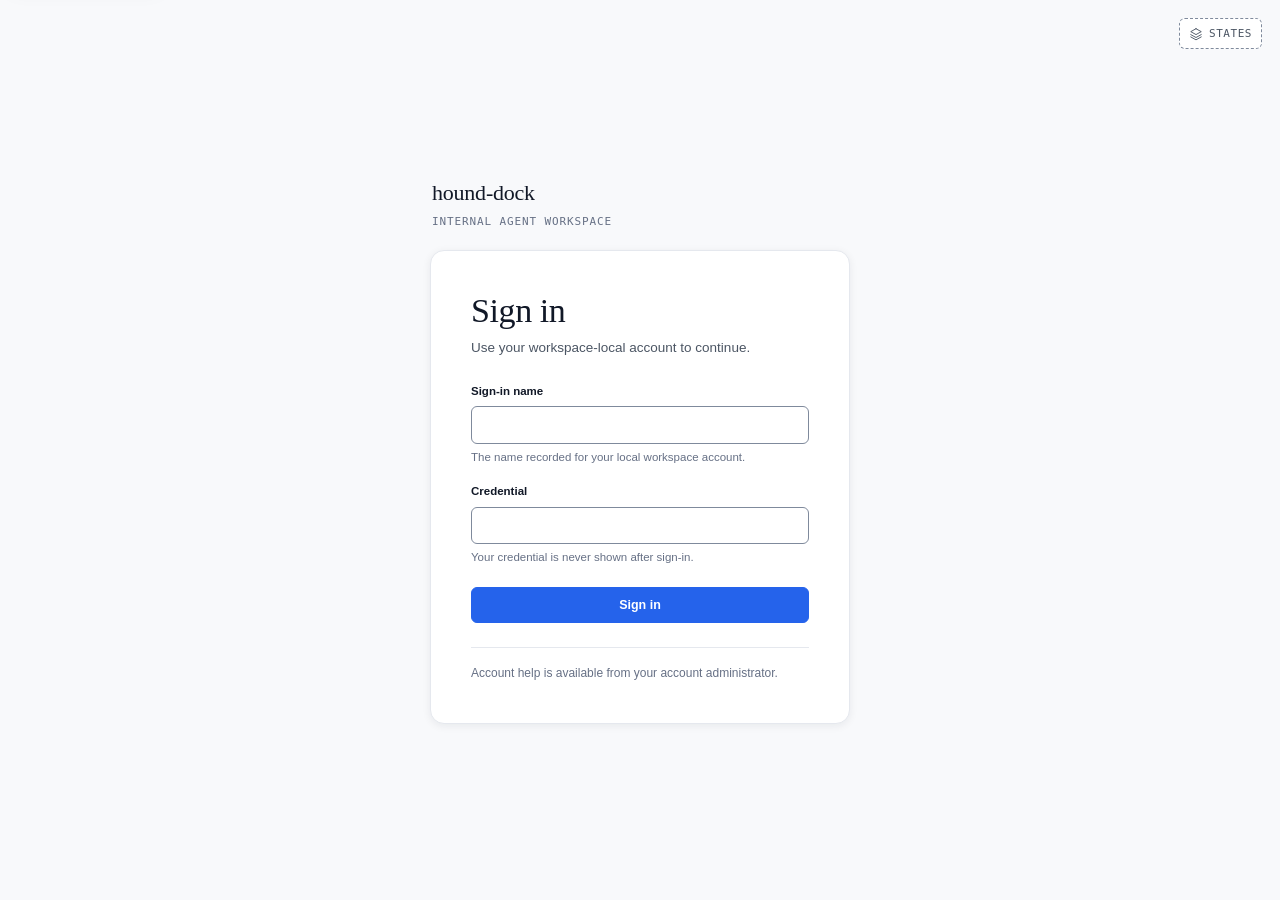
<file: docs/03_design/prototype/index.html>
<!doctype html>
<html lang="en">
<head>
  <meta charset="utf-8">
  <meta name="viewport" content="width=device-width, initial-scale=1">
  <meta name="color-scheme" content="light">
  <title>hound-dock — interaction prototype</title>
  <link rel="stylesheet" href="styles.css">
</head>
<body>
  <a class="skip-link" href="#main" id="skip-link">Skip to main content</a>
  <div id="app" class="app-root"></div>
  <div id="review-root"></div>
  <div id="live-region" class="sr-only" role="status" aria-live="polite" aria-atomic="true"></div>

  <svg class="svg-sprite" aria-hidden="true" focusable="false" width="0" height="0">
    <symbol id="i-chat" viewBox="0 0 24 24">
      <path d="M4.5 5h15A1.5 1.5 0 0 1 21 6.5v9a1.5 1.5 0 0 1-1.5 1.5H10l-5.5 4v-4H4.5A1.5 1.5 0 0 1 3 15.5v-9A1.5 1.5 0 0 1 4.5 5Z"/>
    </symbol>
    <symbol id="i-skills" viewBox="0 0 24 24">
      <path d="M12 3 3.5 7.5 12 12l8.5-4.5L12 3Z"/>
      <path d="M3.5 12 12 16.5 20.5 12"/>
      <path d="M3.5 16.5 12 21l8.5-4.5"/>
    </symbol>
    <symbol id="i-mcp" viewBox="0 0 24 24">
      <path d="M9 3v5M15 3v5"/>
      <path d="M6 8h12v3a6 6 0 0 1-12 0V8Z"/>
      <path d="M12 17v4"/>
    </symbol>
    <symbol id="i-tasks" viewBox="0 0 24 24">
      <path d="M9 6h11M9 12h11M9 18h11"/>
      <path d="m3.5 6 1.5 1.5L7.5 5"/>
      <path d="m3.5 12 1.5 1.5L7.5 11"/>
      <path d="m3.5 18 1.5 1.5L7.5 17"/>
    </symbol>
    <symbol id="i-plus" viewBox="0 0 24 24">
      <path d="M12 5v14M5 12h14"/>
    </symbol>
    <symbol id="i-arrow-left" viewBox="0 0 24 24">
      <path d="M19 12H5M11 18l-6-6 6-6"/>
    </symbol>
    <symbol id="i-lock" viewBox="0 0 24 24">
      <path d="M7 10V7a5 5 0 0 1 10 0v3"/>
      <path d="M5 10h14v10H5V10Z"/>
    </symbol>
    <symbol id="i-alert" viewBox="0 0 24 24">
      <path d="M12 4 3.5 20h17L12 4Z"/>
      <path d="M12 10v4M12 17h.01"/>
    </symbol>
    <symbol id="i-info" viewBox="0 0 24 24">
      <circle cx="12" cy="12" r="8.5"/>
      <path d="M12 11v5M12 8h.01"/>
    </symbol>
    <symbol id="i-refresh" viewBox="0 0 24 24">
      <path d="M20 12a8 8 0 1 1-2.3-5.7"/>
      <path d="M20 4v5h-5"/>
    </symbol>
    <symbol id="i-send" viewBox="0 0 24 24">
      <path d="M12 19V5M6 11l6-6 6 6"/>
    </symbol>
    <symbol id="i-close" viewBox="0 0 24 24">
      <path d="M6 6l12 12M18 6 6 18"/>
    </symbol>
    <symbol id="i-play" viewBox="0 0 24 24">
      <path d="M8 5v14l11-7L8 5Z"/>
    </symbol>
    <symbol id="i-layers" viewBox="0 0 24 24">
      <path d="m12 3 9 5-9 5-9-5 9-5Z"/>
      <path d="m3 13 9 5 9-5"/>
      <path d="m3 17 9 5 9-5"/>
    </symbol>
  </svg>

  <script src="app.js"></script>
</body>
</html>
</file>
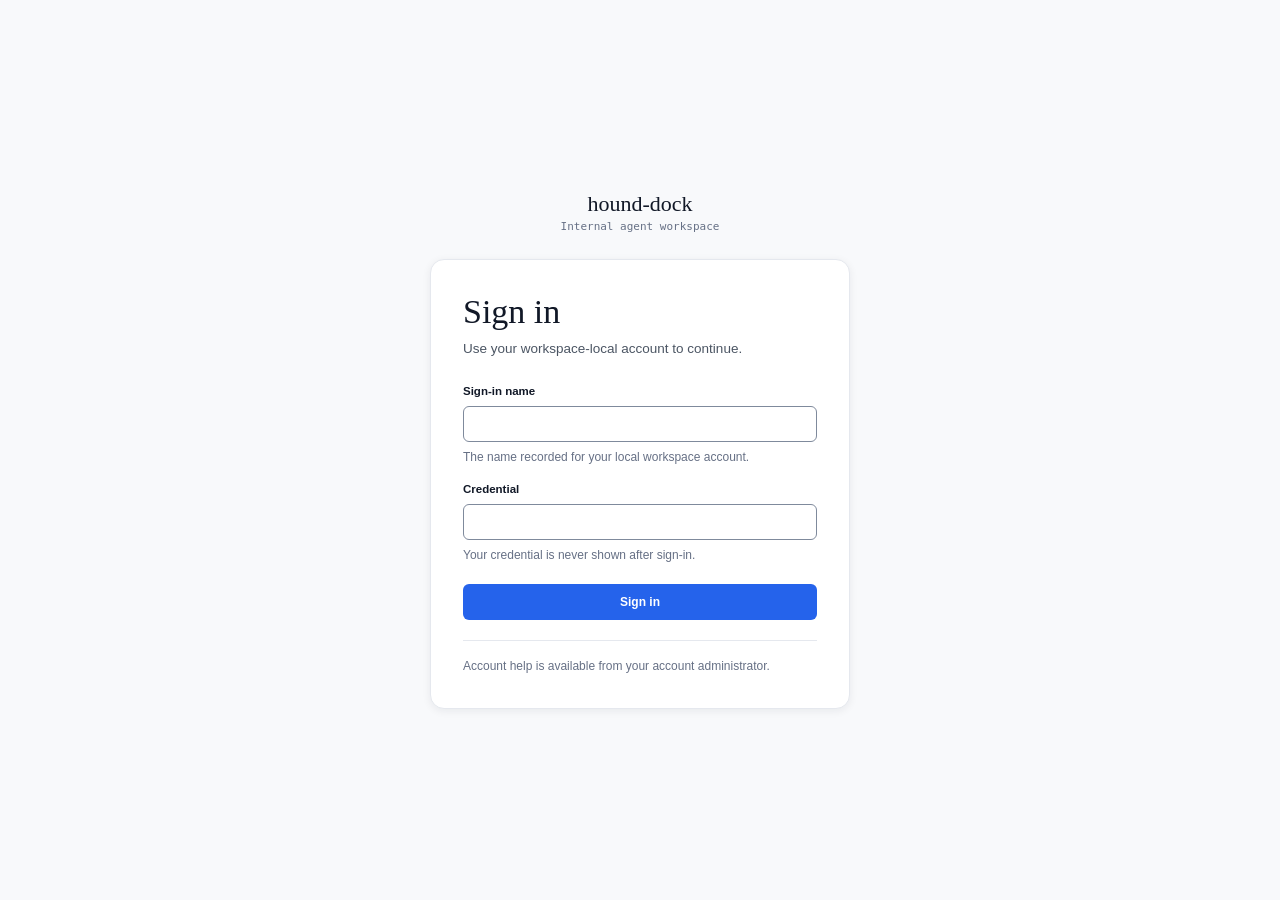
<file: docs/03_design/highfi/pg-001-sign-in.html>
<!doctype html>
<html lang="en">
<head>
  <meta charset="utf-8">
  <meta name="viewport" content="width=device-width, initial-scale=1">
  <meta name="color-scheme" content="light">
  <meta name="description" content="Static high-fidelity design artifact for Sign in. Acceptance states are driven by ?state=. Not production code.">
  <title>Sign in · hound-dock high fidelity</title>
  <link rel="stylesheet" href="tokens.css">
  <link rel="stylesheet" href="components.css">
</head>
<body data-page="PG-001" data-artifact="highfi">
  <a class="skip-link" href="#main">Skip to main content</a>
  <div id="app"></div>
  <div id="live-region" class="sr-only" role="status" aria-live="polite" aria-atomic="true"></div>
  <noscript>
    <p>This static design artifact renders its states with JavaScript. Enable JavaScript to view it.</p>
  </noscript>
  <script src="app.js"></script>
</body>
</html>
</file>
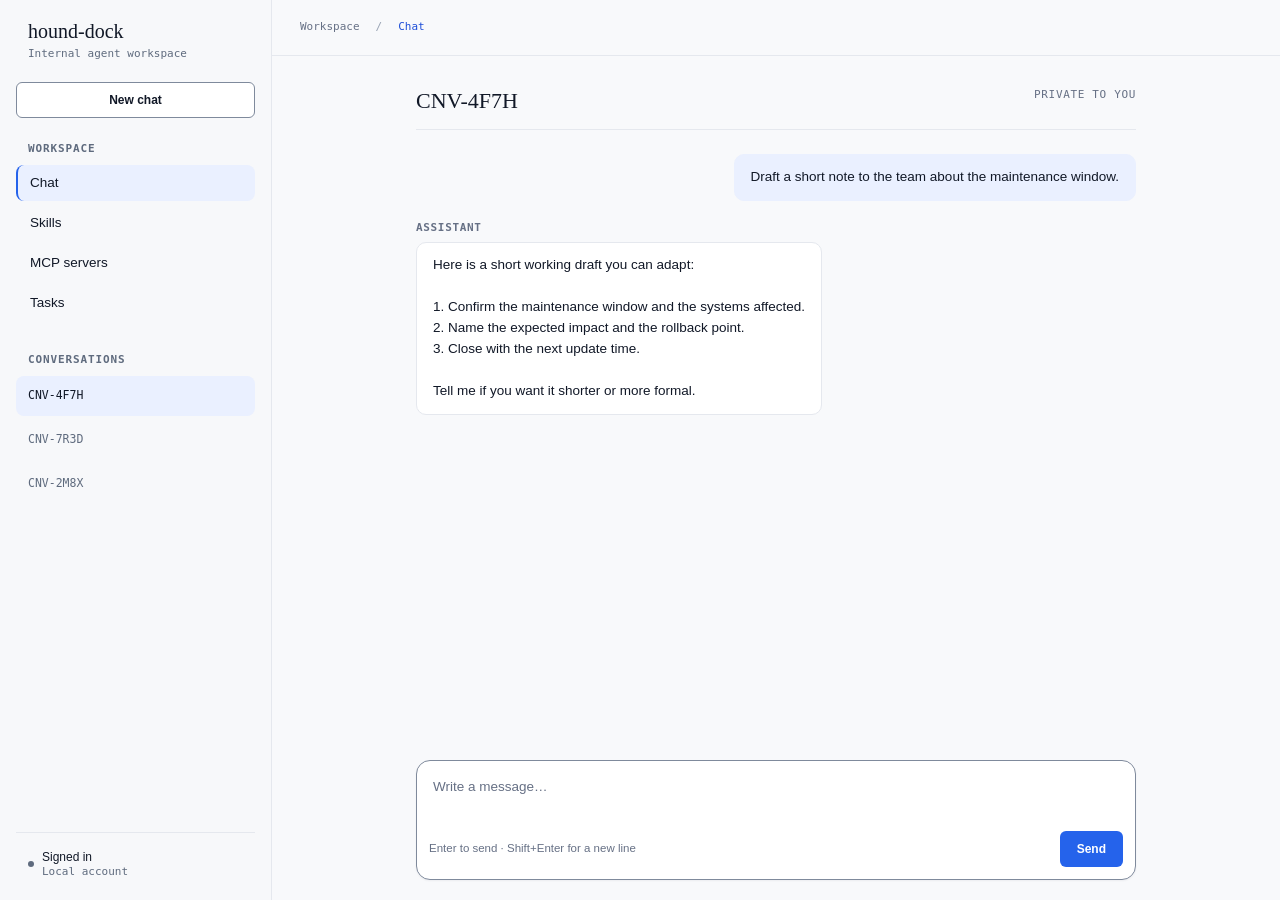
<file: docs/03_design/highfi/pg-002-chat.html>
<!doctype html>
<html lang="en">
<head>
  <meta charset="utf-8">
  <meta name="viewport" content="width=device-width, initial-scale=1">
  <meta name="color-scheme" content="light">
  <meta name="description" content="Static high-fidelity design artifact for Chat. Acceptance states are driven by ?state=. Not production code.">
  <title>Chat · hound-dock high fidelity</title>
  <link rel="stylesheet" href="tokens.css">
  <link rel="stylesheet" href="components.css">
</head>
<body data-page="PG-002" data-artifact="highfi">
  <a class="skip-link" href="#main">Skip to main content</a>
  <div id="app"></div>
  <div id="live-region" class="sr-only" role="status" aria-live="polite" aria-atomic="true"></div>
  <noscript>
    <p>This static design artifact renders its states with JavaScript. Enable JavaScript to view it.</p>
  </noscript>
  <script src="app.js"></script>
</body>
</html>
</file>
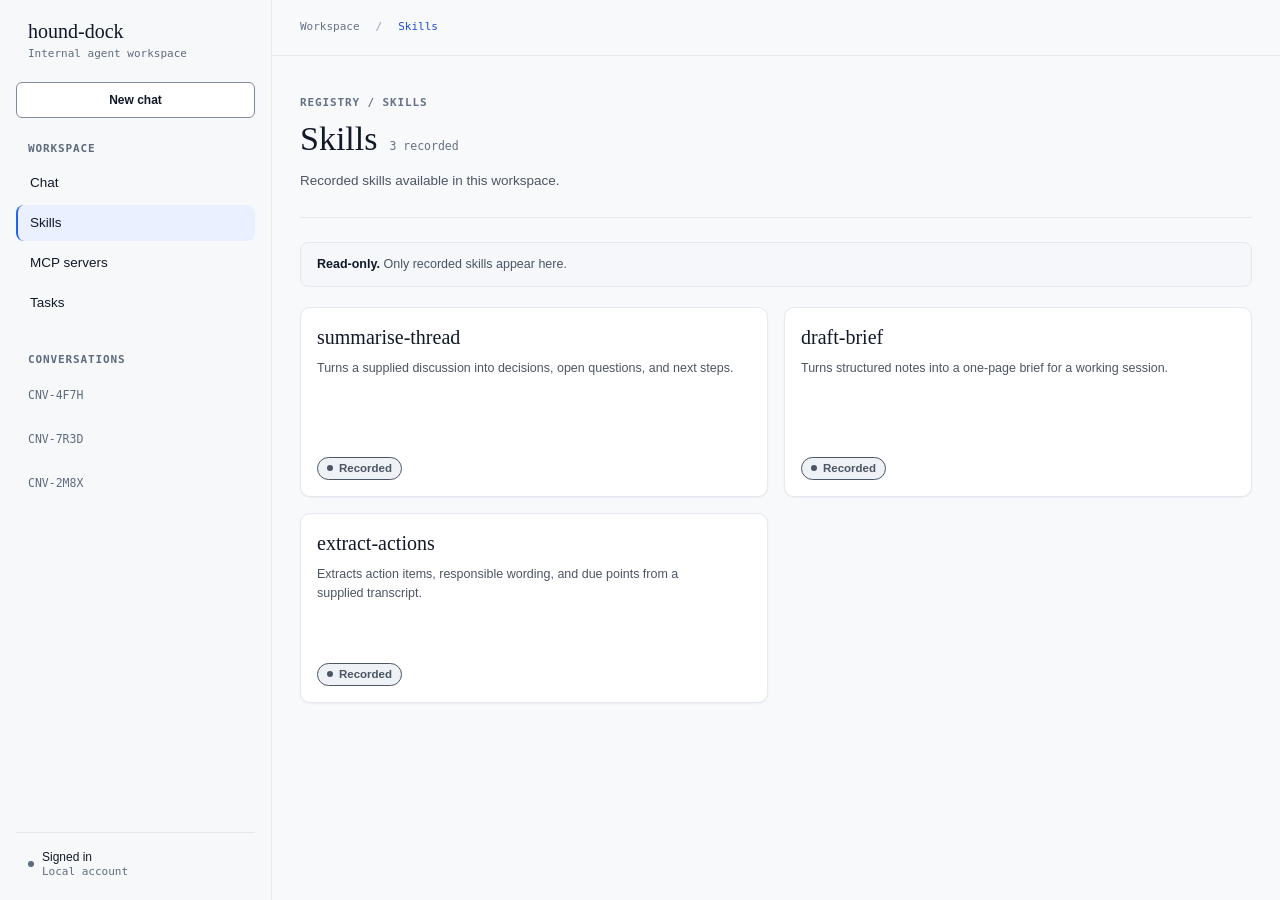
<file: docs/03_design/highfi/pg-003-skills.html>
<!doctype html>
<html lang="en">
<head>
  <meta charset="utf-8">
  <meta name="viewport" content="width=device-width, initial-scale=1">
  <meta name="color-scheme" content="light">
  <meta name="description" content="Static high-fidelity design artifact for Skills. Acceptance states are driven by ?state=. Not production code.">
  <title>Skills · hound-dock high fidelity</title>
  <link rel="stylesheet" href="tokens.css">
  <link rel="stylesheet" href="components.css">
</head>
<body data-page="PG-003" data-artifact="highfi">
  <a class="skip-link" href="#main">Skip to main content</a>
  <div id="app"></div>
  <div id="live-region" class="sr-only" role="status" aria-live="polite" aria-atomic="true"></div>
  <noscript>
    <p>This static design artifact renders its states with JavaScript. Enable JavaScript to view it.</p>
  </noscript>
  <script src="app.js"></script>
</body>
</html>
</file>
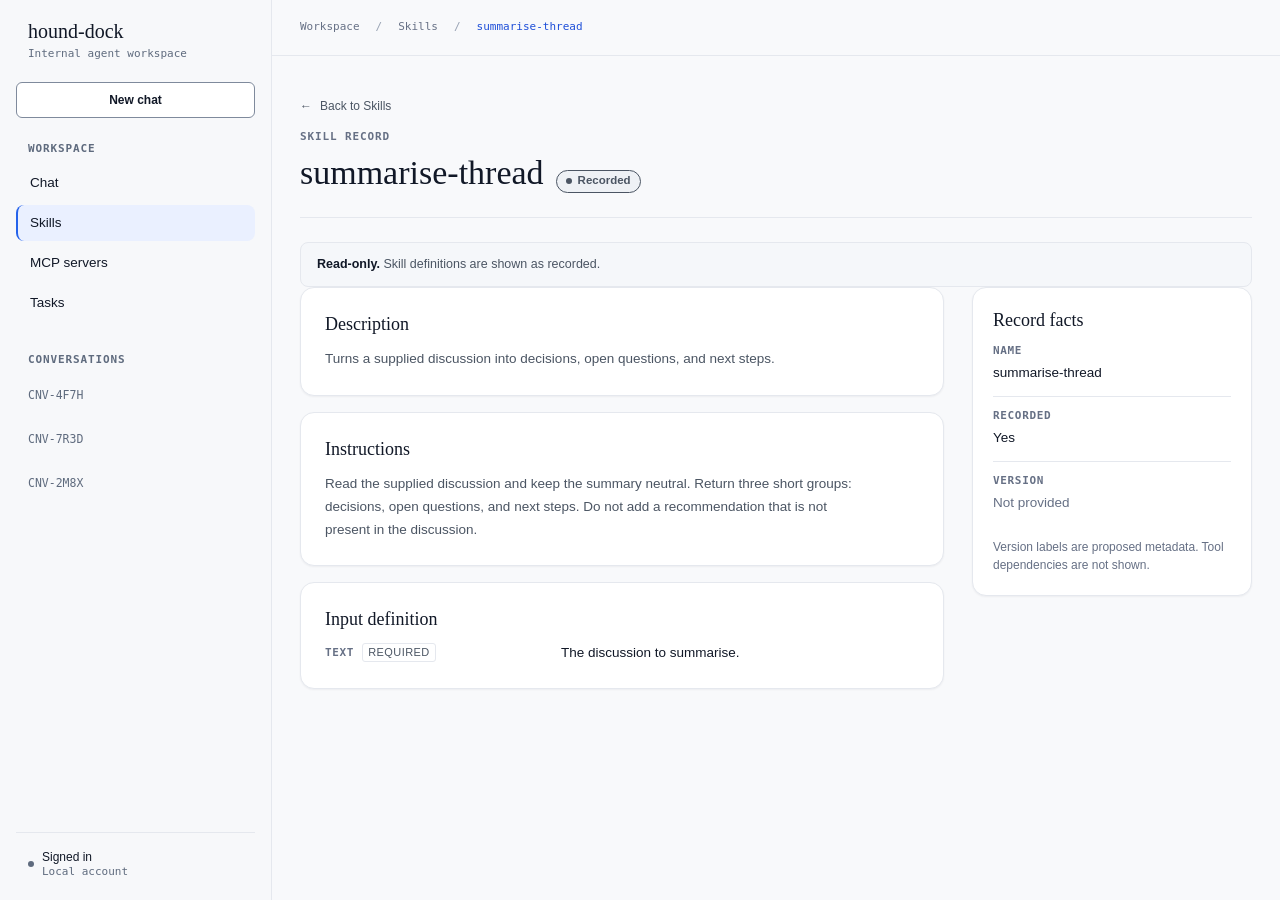
<file: docs/03_design/highfi/pg-004-skill-record.html>
<!doctype html>
<html lang="en">
<head>
  <meta charset="utf-8">
  <meta name="viewport" content="width=device-width, initial-scale=1">
  <meta name="color-scheme" content="light">
  <meta name="description" content="Static high-fidelity design artifact for Skill record. Acceptance states are driven by ?state=. Not production code.">
  <title>Skill record · hound-dock high fidelity</title>
  <link rel="stylesheet" href="tokens.css">
  <link rel="stylesheet" href="components.css">
</head>
<body data-page="PG-004" data-artifact="highfi">
  <a class="skip-link" href="#main">Skip to main content</a>
  <div id="app"></div>
  <div id="live-region" class="sr-only" role="status" aria-live="polite" aria-atomic="true"></div>
  <noscript>
    <p>This static design artifact renders its states with JavaScript. Enable JavaScript to view it.</p>
  </noscript>
  <script src="app.js"></script>
</body>
</html>
</file>
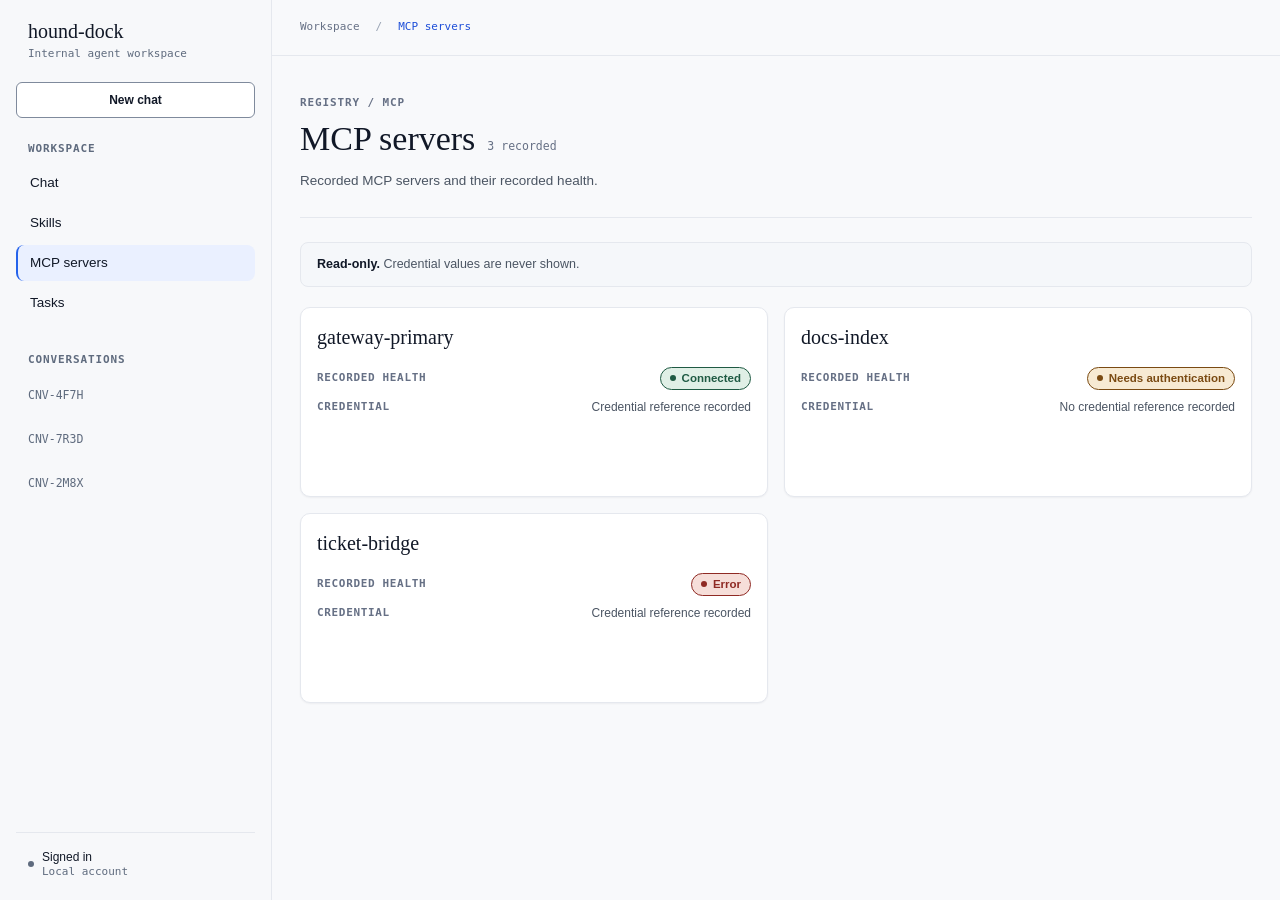
<file: docs/03_design/highfi/pg-005-mcp.html>
<!doctype html>
<html lang="en">
<head>
  <meta charset="utf-8">
  <meta name="viewport" content="width=device-width, initial-scale=1">
  <meta name="color-scheme" content="light">
  <meta name="description" content="Static high-fidelity design artifact for MCP servers. Acceptance states are driven by ?state=. Not production code.">
  <title>MCP servers · hound-dock high fidelity</title>
  <link rel="stylesheet" href="tokens.css">
  <link rel="stylesheet" href="components.css">
</head>
<body data-page="PG-005" data-artifact="highfi">
  <a class="skip-link" href="#main">Skip to main content</a>
  <div id="app"></div>
  <div id="live-region" class="sr-only" role="status" aria-live="polite" aria-atomic="true"></div>
  <noscript>
    <p>This static design artifact renders its states with JavaScript. Enable JavaScript to view it.</p>
  </noscript>
  <script src="app.js"></script>
</body>
</html>
</file>
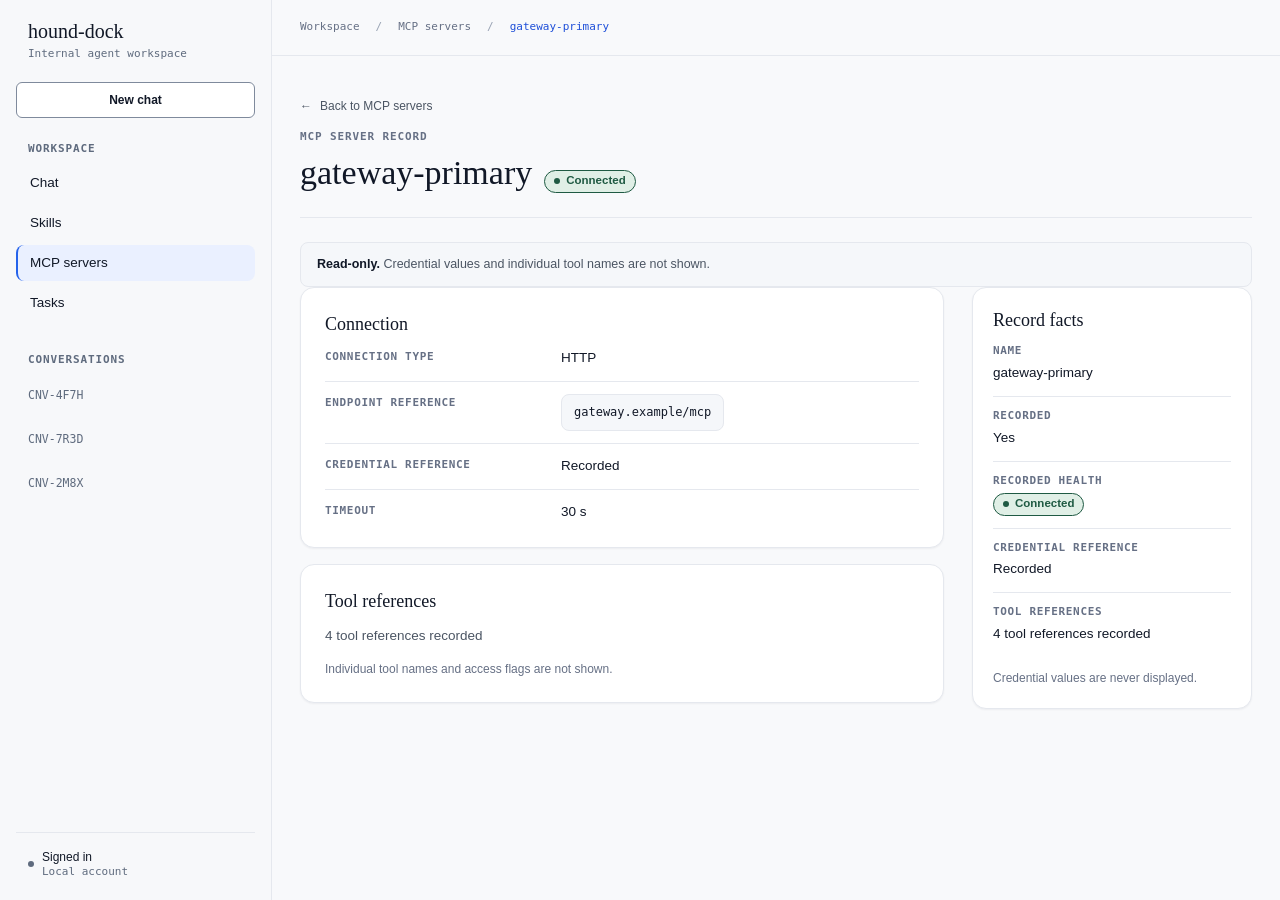
<file: docs/03_design/highfi/pg-006-mcp-record.html>
<!doctype html>
<html lang="en">
<head>
  <meta charset="utf-8">
  <meta name="viewport" content="width=device-width, initial-scale=1">
  <meta name="color-scheme" content="light">
  <meta name="description" content="Static high-fidelity design artifact for MCP server record. Acceptance states are driven by ?state=. Not production code.">
  <title>MCP server record · hound-dock high fidelity</title>
  <link rel="stylesheet" href="tokens.css">
  <link rel="stylesheet" href="components.css">
</head>
<body data-page="PG-006" data-artifact="highfi">
  <a class="skip-link" href="#main">Skip to main content</a>
  <div id="app"></div>
  <div id="live-region" class="sr-only" role="status" aria-live="polite" aria-atomic="true"></div>
  <noscript>
    <p>This static design artifact renders its states with JavaScript. Enable JavaScript to view it.</p>
  </noscript>
  <script src="app.js"></script>
</body>
</html>
</file>
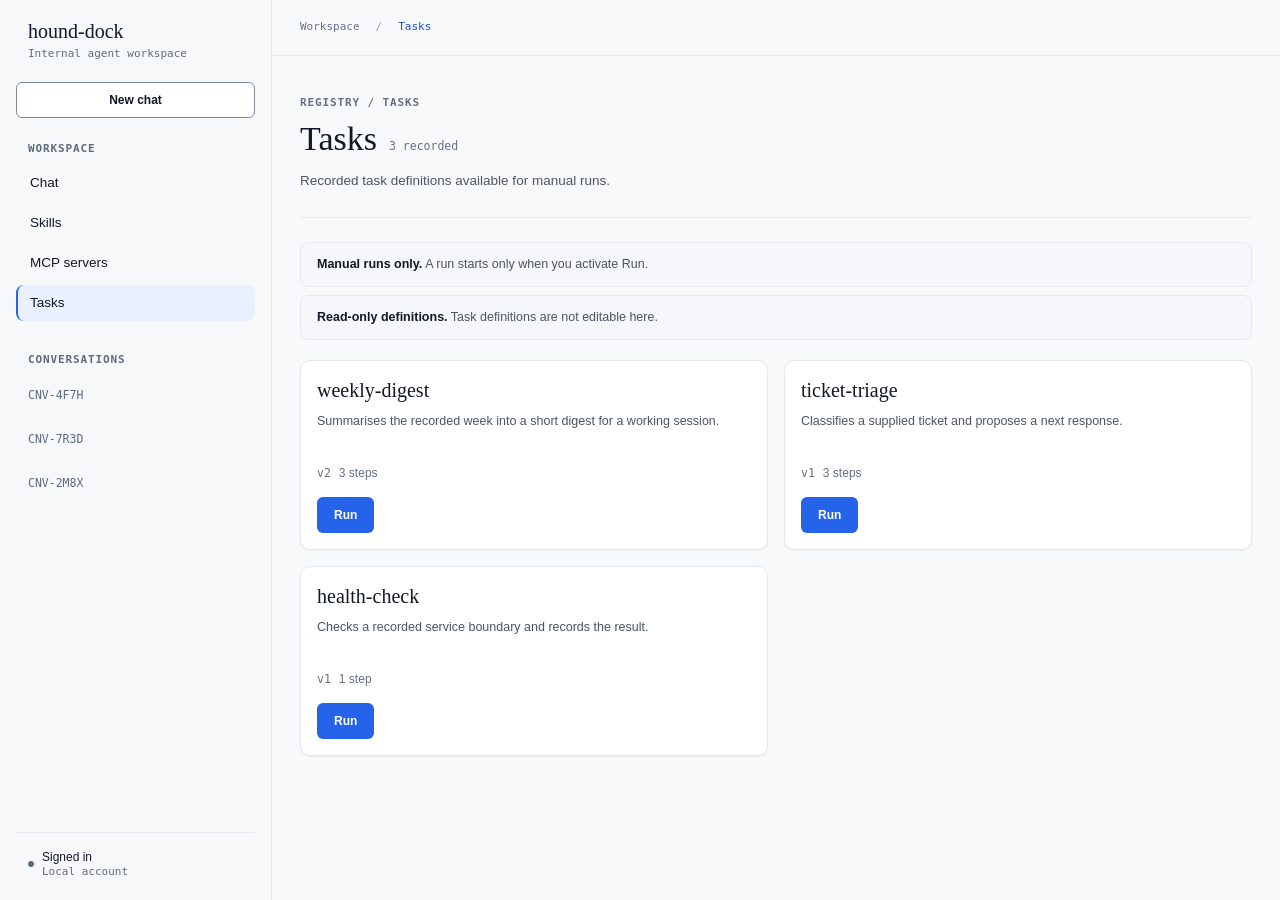
<file: docs/03_design/highfi/pg-007-tasks.html>
<!doctype html>
<html lang="en">
<head>
  <meta charset="utf-8">
  <meta name="viewport" content="width=device-width, initial-scale=1">
  <meta name="color-scheme" content="light">
  <meta name="description" content="Static high-fidelity design artifact for Tasks. Acceptance states are driven by ?state=. Not production code.">
  <title>Tasks · hound-dock high fidelity</title>
  <link rel="stylesheet" href="tokens.css">
  <link rel="stylesheet" href="components.css">
</head>
<body data-page="PG-007" data-artifact="highfi">
  <a class="skip-link" href="#main">Skip to main content</a>
  <div id="app"></div>
  <div id="live-region" class="sr-only" role="status" aria-live="polite" aria-atomic="true"></div>
  <noscript>
    <p>This static design artifact renders its states with JavaScript. Enable JavaScript to view it.</p>
  </noscript>
  <script src="app.js"></script>
</body>
</html>
</file>
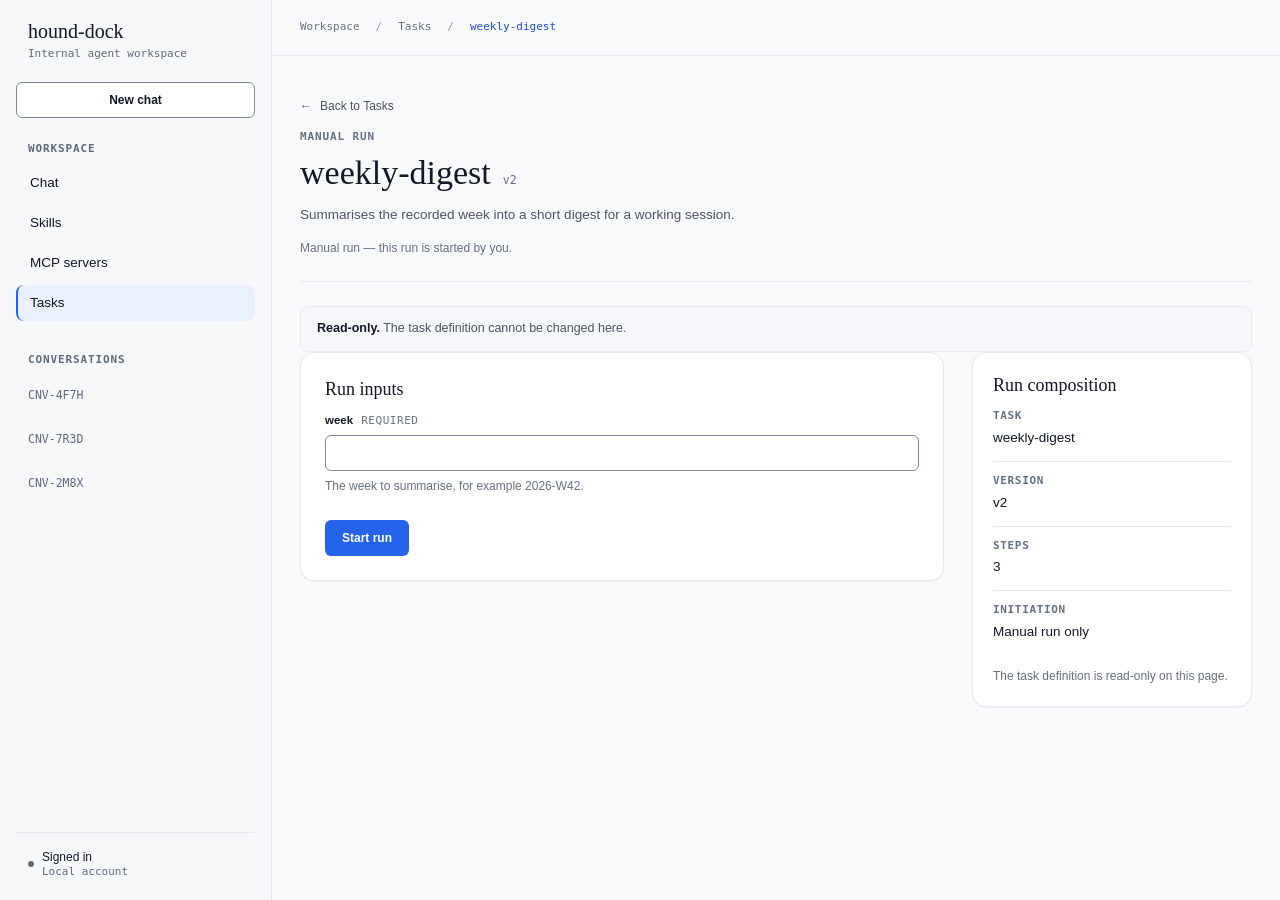
<file: docs/03_design/highfi/pg-008-task-run.html>
<!doctype html>
<html lang="en">
<head>
  <meta charset="utf-8">
  <meta name="viewport" content="width=device-width, initial-scale=1">
  <meta name="color-scheme" content="light">
  <meta name="description" content="Static high-fidelity design artifact for Task run. Acceptance states are driven by ?state=. Not production code.">
  <title>Task run · hound-dock high fidelity</title>
  <link rel="stylesheet" href="tokens.css">
  <link rel="stylesheet" href="components.css">
</head>
<body data-page="PG-008" data-artifact="highfi">
  <a class="skip-link" href="#main">Skip to main content</a>
  <div id="app"></div>
  <div id="live-region" class="sr-only" role="status" aria-live="polite" aria-atomic="true"></div>
  <noscript>
    <p>This static design artifact renders its states with JavaScript. Enable JavaScript to view it.</p>
  </noscript>
  <script src="app.js"></script>
</body>
</html>
</file>
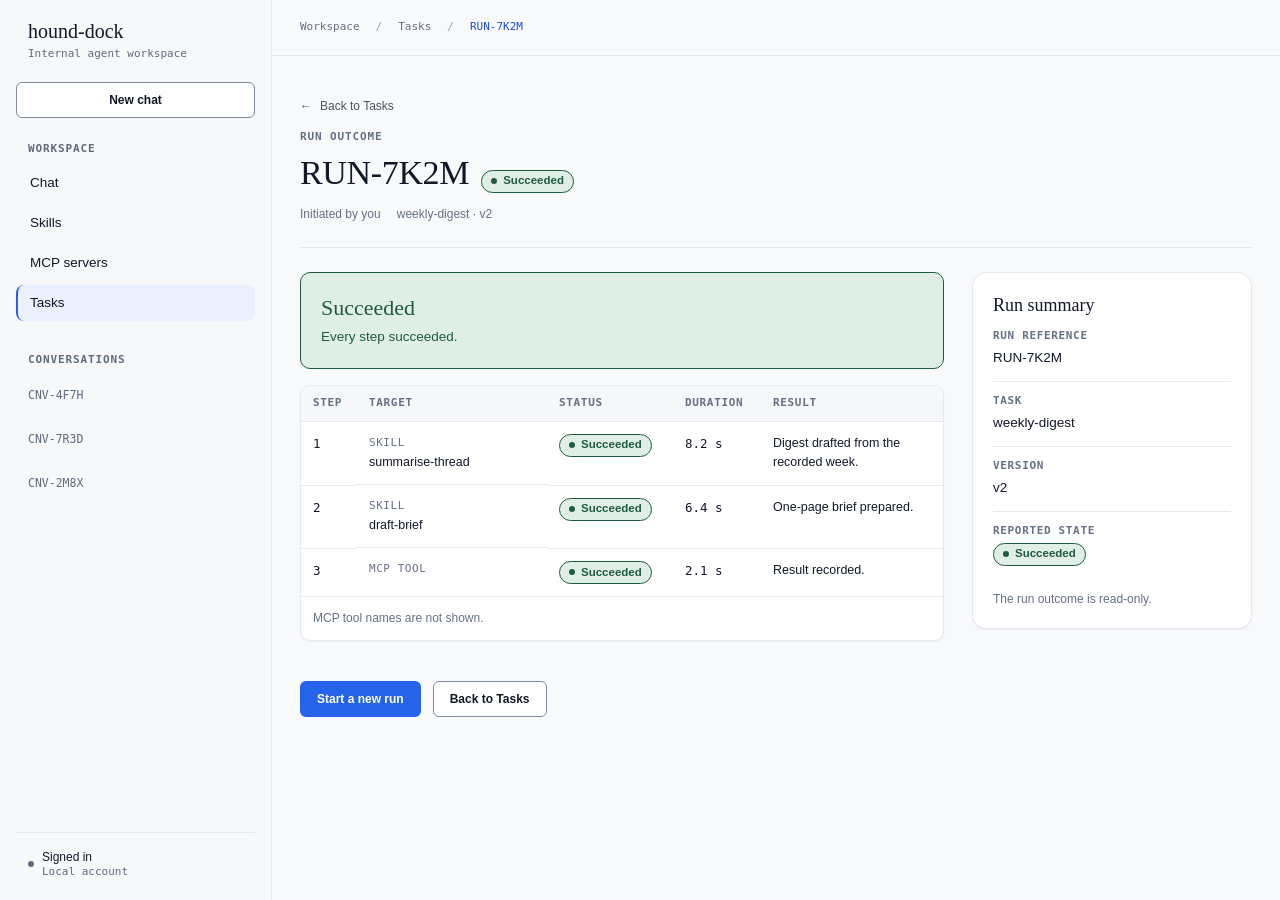
<file: docs/03_design/highfi/pg-009-run-outcome.html>
<!doctype html>
<html lang="en">
<head>
  <meta charset="utf-8">
  <meta name="viewport" content="width=device-width, initial-scale=1">
  <meta name="color-scheme" content="light">
  <meta name="description" content="Static high-fidelity design artifact for Run outcome. Acceptance states are driven by ?state=. Not production code.">
  <title>Run outcome · hound-dock high fidelity</title>
  <link rel="stylesheet" href="tokens.css">
  <link rel="stylesheet" href="components.css">
</head>
<body data-page="PG-009" data-artifact="highfi">
  <a class="skip-link" href="#main">Skip to main content</a>
  <div id="app"></div>
  <div id="live-region" class="sr-only" role="status" aria-live="polite" aria-atomic="true"></div>
  <noscript>
    <p>This static design artifact renders its states with JavaScript. Enable JavaScript to view it.</p>
  </noscript>
  <script src="app.js"></script>
</body>
</html>
</file>
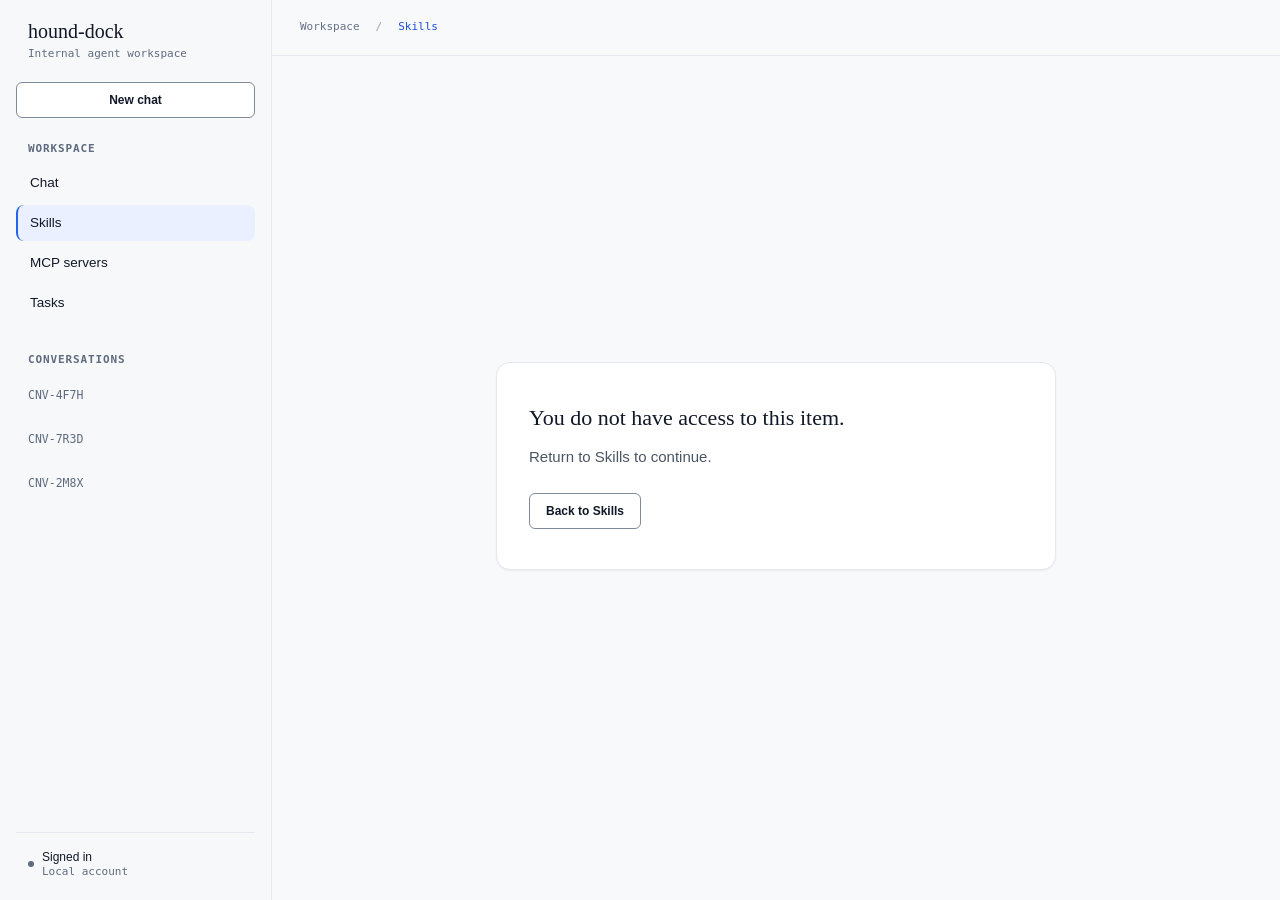
<file: docs/03_design/highfi/pg-010-skill-editor.html>
<!doctype html>
<html lang="en">
<head>
  <meta charset="utf-8">
  <meta name="viewport" content="width=device-width, initial-scale=1">
  <meta name="color-scheme" content="light">
  <meta name="description" content="Static high-fidelity design artifact for Skill editor. Acceptance states are driven by ?state=. Not production code.">
  <title>Skill editor · hound-dock high fidelity</title>
  <link rel="stylesheet" href="tokens.css">
  <link rel="stylesheet" href="components.css">
</head>
<body data-page="PG-010" data-artifact="highfi">
  <a class="skip-link" href="#main">Skip to main content</a>
  <div id="app"></div>
  <div id="live-region" class="sr-only" role="status" aria-live="polite" aria-atomic="true"></div>
  <noscript>
    <p>This static design artifact renders its states with JavaScript. Enable JavaScript to view it.</p>
  </noscript>
  <script src="app.js"></script>
</body>
</html>
</file>
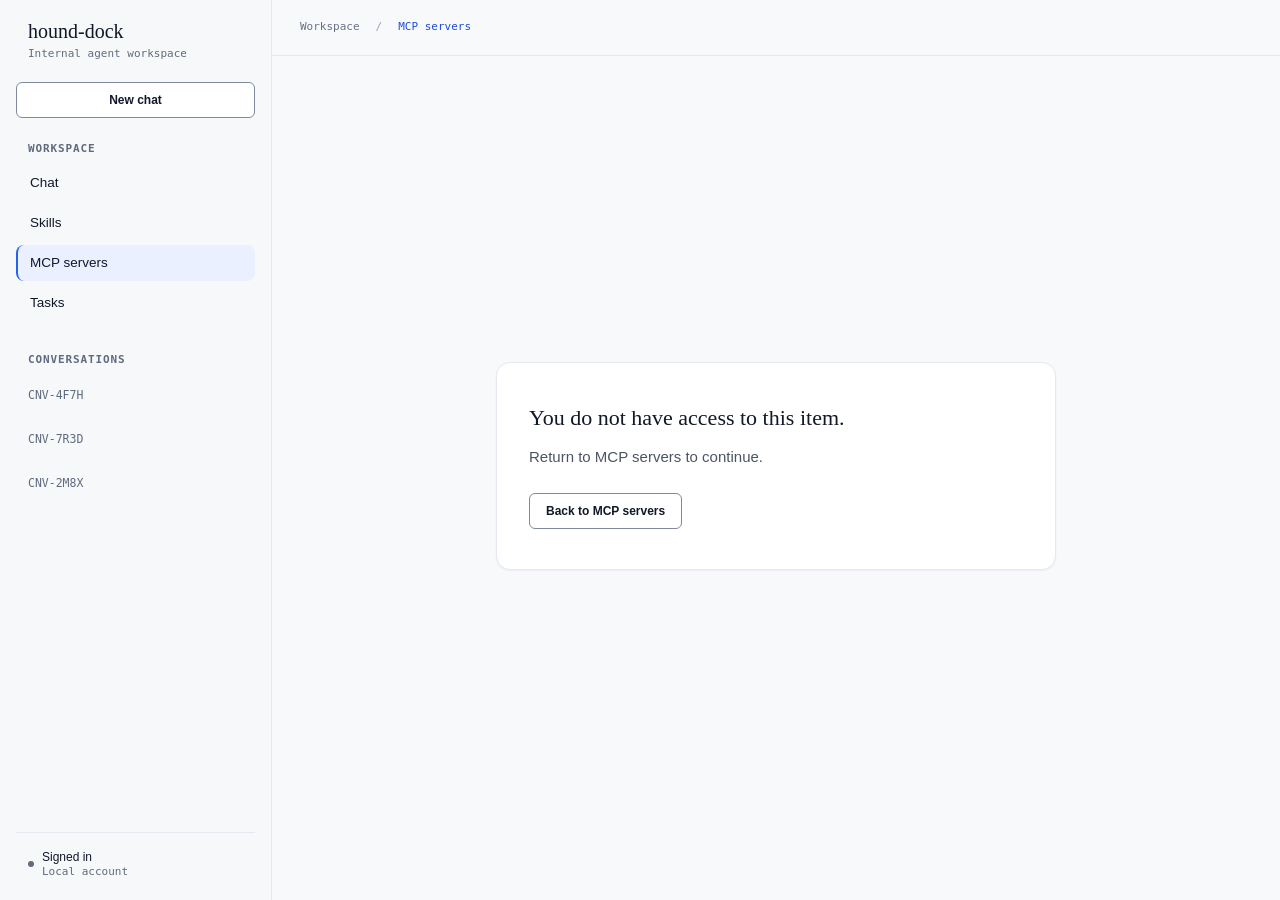
<file: docs/03_design/highfi/pg-011-mcp-editor.html>
<!doctype html>
<html lang="en">
<head>
  <meta charset="utf-8">
  <meta name="viewport" content="width=device-width, initial-scale=1">
  <meta name="color-scheme" content="light">
  <meta name="description" content="Static high-fidelity design artifact for MCP server editor. Acceptance states are driven by ?state=. Not production code.">
  <title>MCP server editor · hound-dock high fidelity</title>
  <link rel="stylesheet" href="tokens.css">
  <link rel="stylesheet" href="components.css">
</head>
<body data-page="PG-011" data-artifact="highfi">
  <a class="skip-link" href="#main">Skip to main content</a>
  <div id="app"></div>
  <div id="live-region" class="sr-only" role="status" aria-live="polite" aria-atomic="true"></div>
  <noscript>
    <p>This static design artifact renders its states with JavaScript. Enable JavaScript to view it.</p>
  </noscript>
  <script src="app.js"></script>
</body>
</html>
</file>
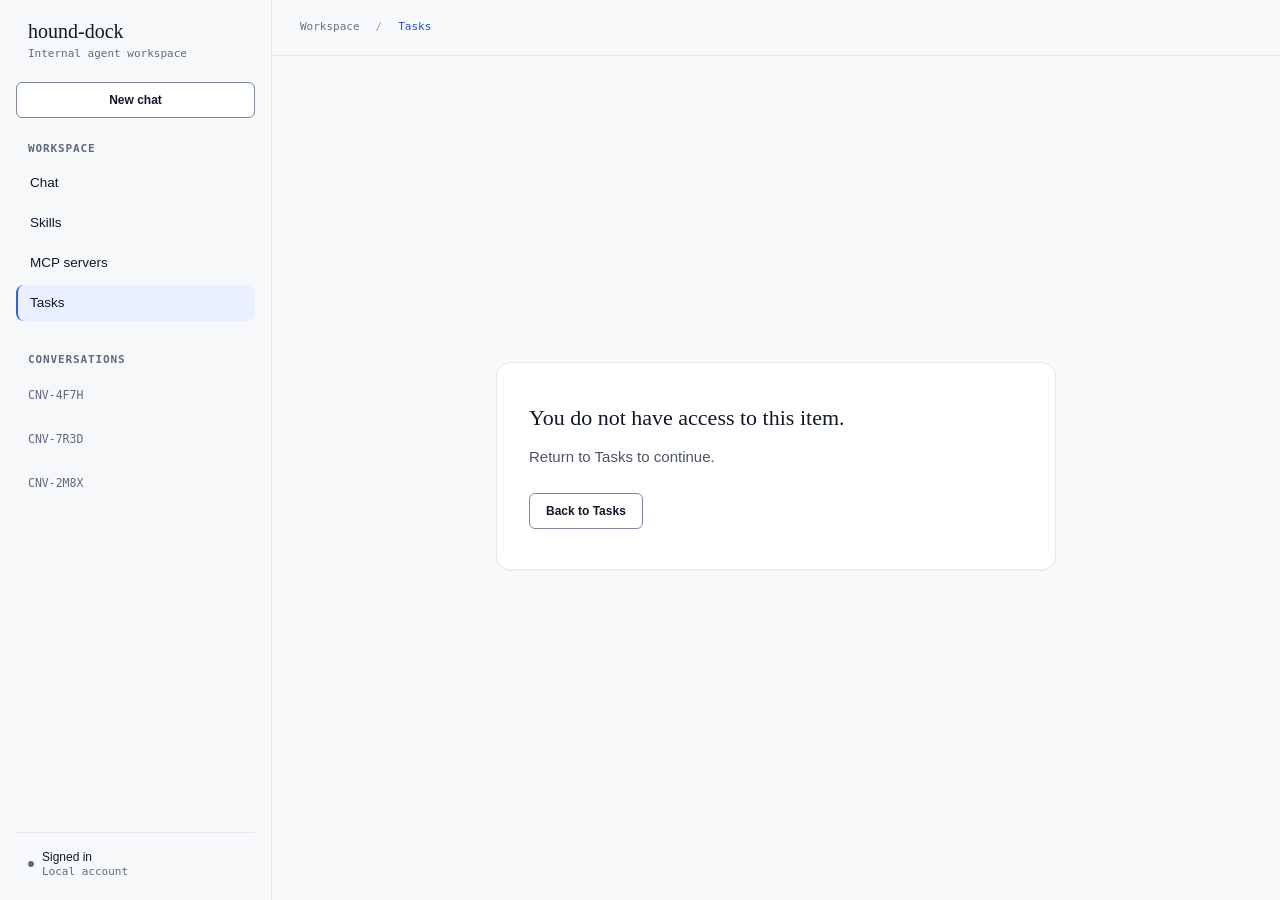
<file: docs/03_design/highfi/pg-012-task-editor.html>
<!doctype html>
<html lang="en">
<head>
  <meta charset="utf-8">
  <meta name="viewport" content="width=device-width, initial-scale=1">
  <meta name="color-scheme" content="light">
  <meta name="description" content="Static high-fidelity design artifact for Task definition editor. Acceptance states are driven by ?state=. Not production code.">
  <title>Task definition editor · hound-dock high fidelity</title>
  <link rel="stylesheet" href="tokens.css">
  <link rel="stylesheet" href="components.css">
</head>
<body data-page="PG-012" data-artifact="highfi">
  <a class="skip-link" href="#main">Skip to main content</a>
  <div id="app"></div>
  <div id="live-region" class="sr-only" role="status" aria-live="polite" aria-atomic="true"></div>
  <noscript>
    <p>This static design artifact renders its states with JavaScript. Enable JavaScript to view it.</p>
  </noscript>
  <script src="app.js"></script>
</body>
</html>
</file>
<file: docs/03_design/prototype/styles.css>
/* =========================================================================
   hound-dock interaction prototype — presentation layer
   Input: docs/03_design/interaction_design.md v0.1
   Reference: docs/03_design/design_system.md (presentation only)
   Selected palette: Porcelain Blue (light rail, blue action) — CHG-009.
   Local fonts, inline SVG, no external assets.
   ========================================================================= */

/* -------------------------------------------------------------------------
   1. Primitives and semantic roles
   ------------------------------------------------------------------------- */

:root {
  --font-ui: "Avenir Next", "Segoe UI Variable", "Segoe UI", "Helvetica Neue", Helvetica, Arial, sans-serif;
  --font-display: "Iowan Old Style", "Palatino Linotype", "Book Antiqua", Palatino, Georgia, serif;
  --font-mono: "SF Mono", "JetBrains Mono", "IBM Plex Mono", Menlo, Consolas, monospace;

  --paper-0: #ffffff;
  --paper-1: #ffffff;
  --paper-2: #f8f9fb;
  --paper-3: #f5f7fa;
  --paper-4: #eef2f7;
  --ink-0: #111827;
  --ink-1: #4b5563;
  --ink-2: #667085;
  --ink-3: #98a2b3;
  --line-1: #e5e8ee;
  --line-2: #d5dae3;
  --line-3: #7f8a9c;
  --line-4: #6b7688;
  --accent-1: #2563eb;
  --accent-2: #1d4ed8;
  --accent-3: #eaf0ff;
  --rail-accent: #2563eb;
  --sidebar-1: #f7f8fa;
  --sidebar-2: #111827;
  --sidebar-3: #5f6b7e;
  --white: #ffffff;

  --text-2xs: 11px;
  --text-xs: 11.5px;
  --text-sm: 12px;
  --text-md: 12.5px;
  --text-base: 13.5px;
  --text-lg: 15px;
  --text-xl: 18px;
  --text-card: 20px;
  --text-2xl: 22px;
  --text-3xl: 28px;
  --text-4xl: 34px;

  --leading-tight: 1.15;
  --leading-snug: 1.35;
  --leading-normal: 1.55;
  --leading-relaxed: 1.68;

  --space-1: 4px;
  --space-2: 8px;
  --space-3: 12px;
  --space-4: 16px;
  --space-5: 20px;
  --space-6: 24px;
  --space-7: 32px;
  --space-8: 40px;
  --space-9: 48px;
  --space-10: 64px;
  --space-11: 80px;

  --radius-xs: 3px;
  --radius-sm: 6px;
  --radius-md: 8px;
  --radius-lg: 10px;
  --panel-radius: 14px;
  --radius-pill: 999px;

  --shadow-xs: 0 1px 2px rgba(17, 24, 39, 0.05);
  --shadow-sm: 0 2px 8px rgba(17, 24, 39, 0.07);
  --shadow-md: 0 8px 24px rgba(17, 24, 39, 0.09);
  --shadow-lg: 0 18px 48px rgba(17, 24, 39, 0.15);

  --dur-fast: 120ms;
  --dur-base: 180ms;
  --dur-slow: 260ms;
  --ease-out: cubic-bezier(0.2, 0.7, 0.2, 1);

  --sidebar-w: 272px;
  --topbar-h: 56px;
  --rail-w: 300px;
  --content-max: 1360px;
  --gutter: 36px;
  --control-h: 36px;
  --control-h-sm: 31px;
  --card-pad: 16px;
  --card-radius: 10px;

  --canvas: var(--paper-2);
  --surface: var(--paper-1);
  --surface-raised: var(--paper-0);
  --surface-soft: var(--paper-3);
  --surface-hover: var(--paper-4);

  --text-primary: var(--ink-0);
  --text-secondary: var(--ink-1);
  --text-muted: var(--ink-2);
  --text-faint: var(--ink-3);

  --border: var(--line-1);
  --border-strong: var(--line-2);
  --control-border: var(--line-3);
  --control-border-hover: var(--line-4);

  --accent: var(--accent-1);
  --accent-hover: var(--accent-2);
  --accent-contrast: var(--white);
  --accent-soft: var(--accent-3);
  --accent-text: var(--accent-2);
  --focus: var(--accent-1);

  --sidebar-bg: var(--sidebar-1);
  --sidebar-text: var(--sidebar-2);
  --sidebar-muted: var(--sidebar-3);
  --sidebar-line: var(--line-1);
  --sidebar-line-strong: var(--line-2);
  --sidebar-hover: var(--paper-0);
  --sidebar-active: var(--accent-3);
  --sidebar-accent: var(--rail-accent);
  --sidebar-glow: rgba(37, 99, 235, 0.03);

  --scrim: rgba(17, 24, 39, 0.42);

  --ok-text: #1f5a43;
  --ok-bg: #e0efe6;
  --warn-text: #7a4a12;
  --warn-bg: #f7ead3;
  --error-text: #8f2a24;
  --error-bg: #f6ded9;
  --info-text: #234a74;
  --info-bg: #e3ebf6;
  --neutral-text: #4b5563;
  --neutral-bg: #eef1f5;
}

/* -------------------------------------------------------------------------
   2. Base
   ------------------------------------------------------------------------- */

*,
*::before,
*::after {
  box-sizing: border-box;
}

html {
  background: var(--canvas);
}

body {
  margin: 0;
  min-width: 960px;
  height: 100%;
  overflow-x: auto;
  overflow-y: hidden;
  background: var(--canvas);
  color: var(--text-primary);
  font-family: var(--font-ui);
  font-size: var(--text-base);
  line-height: var(--leading-normal);
  -webkit-font-smoothing: antialiased;
  text-rendering: optimizeLegibility;
}

h1,
h2,
h3,
p,
ul,
ol,
dl,
dd,
dt {
  margin: 0;
}

ul,
ol {
  padding: 0;
}

button,
input,
textarea,
select {
  font: inherit;
  color: inherit;
}

button {
  cursor: pointer;
}

a {
  color: var(--accent-text);
  text-decoration: none;
}

svg {
  display: block;
}

::selection {
  background: var(--accent-soft);
  color: var(--text-primary);
}

:focus-visible {
  outline: 2px solid var(--focus);
  outline-offset: 2px;
}

[tabindex="-1"]:focus {
  outline: none;
}

/* -------------------------------------------------------------------------
   3. Utilities
   ------------------------------------------------------------------------- */

.sr-only {
  position: absolute !important;
  width: 1px !important;
  height: 1px !important;
  padding: 0 !important;
  margin: -1px !important;
  overflow: hidden !important;
  clip: rect(0, 0, 0, 0) !important;
  clip-path: inset(50%) !important;
  white-space: nowrap !important;
  border: 0 !important;
}

.svg-sprite {
  position: absolute;
  width: 0;
  height: 0;
  overflow: hidden;
}

.icon {
  width: 18px;
  height: 18px;
  flex: 0 0 auto;
  fill: none;
  stroke: currentColor;
  stroke-width: 1.6;
  stroke-linecap: round;
  stroke-linejoin: round;
}

.icon--sm {
  width: 15px;
  height: 15px;
}

.icon--xs {
  width: 13px;
  height: 13px;
}

.icon--lg {
  width: 22px;
  height: 22px;
}

.mono {
  font-family: var(--font-mono);
}

.muted {
  color: var(--text-muted);
}

.nowrap {
  white-space: nowrap;
}

.skip-link {
  position: fixed;
  top: 10px;
  left: 10px;
  z-index: 300;
  transform: translateY(-180%);
  padding: 9px 13px;
  border: 1px solid var(--control-border);
  border-radius: var(--radius-sm);
  background: var(--surface-raised);
  color: var(--text-primary);
  box-shadow: var(--shadow-md);
  font-size: var(--text-md);
  font-weight: 600;
  transition: transform var(--dur-fast) var(--ease-out);
}

.skip-link:focus {
  transform: translateY(0);
}

/* -------------------------------------------------------------------------
   4. Sign in
   ------------------------------------------------------------------------- */

.signin-page {
  position: relative;
  height: 100dvh;
  display: grid;
  place-items: center;
  overflow-y: auto;
  padding: var(--space-9) var(--space-6);
  background: var(--canvas);
}

.signin-shell {
  width: min(420px, 100%);
}

.signin-brand {
  display: flex;
  flex-direction: column;
  gap: 2px;
  margin: 0 0 var(--space-5) 2px;
}

.brand-word {
  font-family: var(--font-display);
  font-size: 22px;
  font-weight: 500;
  letter-spacing: -0.01em;
  color: var(--text-primary);
}

.brand-sub {
  font-family: var(--font-mono);
  font-size: var(--text-2xs);
  letter-spacing: 0.08em;
  text-transform: uppercase;
  color: var(--text-muted);
}

.signin-card {
  padding: var(--space-8);
  border: 1px solid var(--border);
  border-radius: var(--panel-radius);
  background: var(--surface);
  box-shadow: var(--shadow-sm);
}

.signin-title {
  margin: 0 0 var(--space-2);
  font-family: var(--font-display);
  font-size: var(--text-4xl);
  font-weight: 500;
  line-height: var(--leading-tight);
  letter-spacing: -0.012em;
}

.signin-lede {
  margin: 0 0 var(--space-6);
  color: var(--text-secondary);
  font-size: var(--text-base);
}

.signin-help {
  margin-top: var(--space-6);
  padding-top: var(--space-4);
  border-top: 1px solid var(--border);
  color: var(--text-muted);
  font-size: var(--text-sm);
  line-height: var(--leading-normal);
}

.signin-form .field:last-of-type {
  margin-bottom: var(--space-5);
}

/* -------------------------------------------------------------------------
   5. Shell
   ------------------------------------------------------------------------- */

.app-shell {
  display: grid;
  grid-template-columns: var(--sidebar-w) minmax(0, 1fr);
  height: 100dvh;
  min-height: 100dvh;
}

.sidebar {
  position: relative;
  min-width: 0;
  background: var(--sidebar-bg);
  color: var(--sidebar-text);
  border-right: 1px solid var(--sidebar-line);
  overflow: hidden;
}

.sidebar::before {
  content: "";
  position: absolute;
  inset: 0;
  background-image: radial-gradient(520px 280px at 8% 0%, var(--sidebar-glow), transparent 70%);
  pointer-events: none;
}

.sidebar-inner {
  position: relative;
  z-index: 1;
  display: flex;
  flex-direction: column;
  height: 100dvh;
  min-height: 0;
}

.sidebar-brand {
  display: flex;
  flex-direction: column;
  gap: 3px;
  padding: 20px 20px 14px;
}

.sidebar-word {
  font-family: var(--font-display);
  font-size: 21px;
  font-weight: 500;
  letter-spacing: -0.01em;
  color: var(--sidebar-text);
}

.sidebar-sub {
  font-family: var(--font-mono);
  font-size: var(--text-2xs);
  letter-spacing: 0.07em;
  text-transform: uppercase;
  color: var(--sidebar-muted);
}

.new-chat {
  display: flex;
  align-items: center;
  gap: 8px;
  height: var(--control-h);
  margin: 0 14px 14px;
  padding: 0 12px;
  border: 1px solid var(--sidebar-line);
  border-radius: var(--radius-sm);
  background: var(--sidebar-hover);
  color: var(--sidebar-text);
  font-size: var(--text-md);
  font-weight: 600;
  text-align: left;
  transition: background var(--dur-fast) var(--ease-out), border-color var(--dur-fast) var(--ease-out);
}

.new-chat:hover {
  background: var(--sidebar-active);
  border-color: var(--sidebar-line-strong);
}

.new-chat .icon {
  color: var(--sidebar-accent);
}

.sidebar-scroll {
  flex: 1;
  min-height: 0;
  overflow-y: auto;
  padding: 0 10px 14px;
  scrollbar-width: thin;
  scrollbar-color: var(--sidebar-line-strong) transparent;
}

.nav-label,
.conv-label {
  padding: 8px 10px 6px;
  color: var(--sidebar-muted);
  font-family: var(--font-mono);
  font-size: var(--text-2xs);
  letter-spacing: 0.08em;
  text-transform: uppercase;
}

.nav {
  display: flex;
  flex-direction: column;
  gap: 2px;
}

.nav-link {
  display: flex;
  align-items: center;
  gap: 10px;
  height: var(--control-h);
  padding: 0 10px;
  border-radius: var(--radius-md);
  color: var(--sidebar-text);
  font-size: var(--text-md);
  font-weight: 500;
  transition: background var(--dur-fast) var(--ease-out), color var(--dur-fast) var(--ease-out);
}

.nav-link .icon {
  color: var(--sidebar-muted);
}

.nav-link:hover {
  background: var(--sidebar-hover);
}

.nav-link[aria-current="page"] {
  background: var(--sidebar-active);
  color: var(--sidebar-text);
  box-shadow: inset 2px 0 0 var(--sidebar-accent);
}

.nav-link[aria-current="page"] .icon {
  color: var(--sidebar-accent);
}

.conv-section {
  margin-top: var(--space-4);
}

.conv-list {
  display: flex;
  flex-direction: column;
  gap: 1px;
  margin: 0;
  padding: 0;
  list-style: none;
}

.conv-link {
  display: flex;
  align-items: center;
  justify-content: space-between;
  gap: 8px;
  height: 33px;
  padding: 0 10px;
  border-radius: var(--radius-sm);
  color: var(--sidebar-muted);
  font-family: var(--font-mono);
  font-size: var(--text-xs);
  letter-spacing: 0.01em;
  transition: background var(--dur-fast) var(--ease-out), color var(--dur-fast) var(--ease-out);
}

.conv-link:hover {
  background: var(--sidebar-hover);
  color: var(--sidebar-text);
}

.conv-link[aria-current="page"] {
  background: var(--sidebar-active);
  color: var(--sidebar-text);
  box-shadow: inset 2px 0 0 var(--sidebar-accent);
}

.conv-mark {
  width: 5px;
  height: 5px;
  border-radius: 50%;
  background: currentColor;
  opacity: 0.35;
}

.sidebar-empty {
  padding: 6px 10px 10px;
  color: var(--sidebar-muted);
  font-size: var(--text-xs);
  line-height: var(--leading-normal);
}

.sidebar-footer {
  display: flex;
  align-items: center;
  gap: 9px;
  margin-top: auto;
  padding: 14px 20px 18px;
  border-top: 1px solid var(--sidebar-line);
}

.signed-dot {
  width: 7px;
  height: 7px;
  flex: 0 0 auto;
  border-radius: 50%;
  background: var(--sidebar-accent);
  box-shadow: 0 0 0 3px var(--sidebar-active);
}

.signed-label {
  color: var(--sidebar-text);
  font-size: var(--text-sm);
  font-weight: 600;
}

.signed-sub {
  margin-top: 1px;
  color: var(--sidebar-muted);
  font-size: var(--text-2xs);
}

.main {
  display: flex;
  flex-direction: column;
  min-width: 0;
  min-height: 0;
  height: 100dvh;
  background: var(--canvas);
}

.topbar {
  position: sticky;
  top: 0;
  z-index: 20;
  display: flex;
  align-items: center;
  justify-content: space-between;
  gap: var(--space-4);
  flex: 0 0 var(--topbar-h);
  height: var(--topbar-h);
  padding: 0 var(--gutter);
  border-bottom: 1px solid var(--border);
  background: var(--canvas);
}

.breadcrumb {
  display: flex;
  align-items: center;
  gap: 8px;
  min-width: 0;
  overflow: hidden;
  color: var(--text-muted);
  font-family: var(--font-mono);
  font-size: var(--text-2xs);
  letter-spacing: 0.08em;
  text-transform: uppercase;
  white-space: nowrap;
}

.breadcrumb .current {
  overflow: hidden;
  color: var(--accent-text);
  text-overflow: ellipsis;
}

.breadcrumb .sep {
  color: var(--text-faint);
}

.content {
  flex: 1;
  min-height: 0;
  overflow-x: hidden;
  overflow-y: auto;
  scroll-padding-top: 20px;
}

.content--chat {
  display: flex;
  flex-direction: column;
  overflow: hidden;
}

.page {
  padding: 26px var(--gutter) 56px;
}

.page-inner {
  max-width: var(--content-max);
  margin: 0 auto;
}

/* -------------------------------------------------------------------------
   6. Page headers and notices
   ------------------------------------------------------------------------- */

.page-head {
  display: flex;
  flex-direction: column;
}

.eyebrow {
  margin-bottom: 7px;
  color: var(--text-muted);
  font-family: var(--font-mono);
  font-size: var(--text-2xs);
  letter-spacing: 0.09em;
  text-transform: uppercase;
}

.page-title-row {
  display: flex;
  flex-wrap: wrap;
  align-items: baseline;
  gap: 10px 12px;
}

.page-title {
  margin: 0;
  font-family: var(--font-display);
  font-size: var(--text-4xl);
  font-weight: 500;
  line-height: 1.12;
  letter-spacing: -0.012em;
  overflow-wrap: anywhere;
}

.page-title--mono {
  font-family: var(--font-mono);
  font-size: var(--text-4xl);
  font-weight: 600;
  letter-spacing: -0.01em;
}

.count {
  color: var(--text-muted);
  font-family: var(--font-mono);
  font-size: var(--text-sm);
  white-space: nowrap;
}

.page-desc {
  max-width: 72ch;
  margin-top: 9px;
  color: var(--text-secondary);
  font-size: var(--text-base);
}

.page-meta {
  display: flex;
  flex-wrap: wrap;
  align-items: center;
  gap: 8px 12px;
  margin-top: 9px;
  color: var(--text-muted);
  font-size: var(--text-xs);
}

.header-actions {
  display: flex;
  flex-wrap: wrap;
  align-items: center;
  gap: 10px;
  margin-top: var(--space-4);
}

.back-row {
  display: flex;
  align-items: center;
  gap: 12px;
  margin-bottom: 14px;
}

.back-link {
  display: inline-flex;
  align-items: center;
  gap: 5px;
  height: var(--control-h-sm);
  padding: 0 8px 0 3px;
  border: 1px solid transparent;
  border-radius: var(--radius-sm);
  color: var(--text-secondary);
  font-size: var(--text-sm);
  font-weight: 600;
}

.back-link:hover {
  background: var(--surface-hover);
  color: var(--text-primary);
}

.back-link .icon {
  width: 15px;
  height: 15px;
}

.notice {
  display: flex;
  align-items: flex-start;
  gap: 9px;
  margin-top: 14px;
  padding: 10px 12px;
  border: 1px solid var(--border);
  border-radius: var(--radius-md);
  background: var(--surface-soft);
  color: var(--text-secondary);
  font-size: var(--text-md);
  line-height: var(--leading-normal);
}

.notice .icon {
  margin-top: 1px;
  color: var(--text-muted);
}

.notice strong {
  color: var(--text-primary);
  font-weight: 600;
}

.notice-row {
  display: flex;
  flex-direction: column;
  gap: 8px;
  margin-top: 14px;
}

.notice-row .notice {
  margin-top: 0;
}

/* -------------------------------------------------------------------------
   7. Registry cards
   ------------------------------------------------------------------------- */

.card-grid {
  display: grid;
  grid-template-columns: repeat(3, minmax(0, 1fr));
  gap: 16px;
  margin-top: 22px;
}

.registry-card {
  display: flex;
  flex-direction: column;
  gap: 9px;
  min-height: 156px;
  padding: var(--card-pad);
  border: 1px solid var(--border);
  border-radius: var(--card-radius);
  background: var(--surface);
  box-shadow: var(--shadow-xs);
  transition: transform var(--dur-fast) var(--ease-out), border-color var(--dur-fast) var(--ease-out), box-shadow var(--dur-fast) var(--ease-out);
}

a.registry-card:hover {
  transform: translateY(-2px);
  border-color: var(--border-strong);
  box-shadow: var(--shadow-sm);
}

a.registry-card:focus-visible {
  outline: 2px solid var(--focus);
  outline-offset: 3px;
}

.card-title {
  color: var(--text-primary);
  font-family: var(--font-display);
  font-size: var(--text-card);
  font-weight: 500;
  line-height: var(--leading-snug);
  letter-spacing: -0.005em;
  overflow-wrap: anywhere;
}

.card-desc {
  max-width: 48ch;
  color: var(--text-secondary);
  font-size: var(--text-md);
  line-height: var(--leading-normal);
}

.card-meta {
  display: flex;
  flex-wrap: wrap;
  align-items: center;
  gap: 8px;
  margin-top: auto;
  padding-top: 6px;
}

.card-facts {
  display: flex;
  flex-direction: column;
  gap: 6px;
  margin-top: auto;
  padding-top: 6px;
}

.card-fact {
  display: flex;
  flex-wrap: wrap;
  align-items: center;
  gap: 7px;
  color: var(--text-muted);
  font-size: var(--text-xs);
}

.fact-label {
  color: var(--text-muted);
  font-family: var(--font-mono);
  font-size: var(--text-2xs);
  letter-spacing: 0.06em;
  text-transform: uppercase;
}

.card-actions {
  display: flex;
  align-items: center;
  gap: 8px;
  margin-top: auto;
  padding-top: 8px;
}

/* -------------------------------------------------------------------------
   8. Badges and chips
   ------------------------------------------------------------------------- */

.badge {
  display: inline-flex;
  align-items: center;
  gap: 6px;
  height: 23px;
  padding: 0 9px;
  border-radius: var(--radius-pill);
  font-size: var(--text-2xs);
  font-weight: 600;
  line-height: 1;
  white-space: nowrap;
}

.badge::before {
  content: "";
  width: 6px;
  height: 6px;
  flex: 0 0 auto;
  border-radius: 50%;
  background: currentColor;
}

.badge--ok {
  color: var(--ok-text);
  background: var(--ok-bg);
}

.badge--warn {
  color: var(--warn-text);
  background: var(--warn-bg);
}

.badge--error {
  color: var(--error-text);
  background: var(--error-bg);
}

.badge--info {
  color: var(--info-text);
  background: var(--info-bg);
}

.badge--neutral {
  color: var(--neutral-text);
  background: var(--neutral-bg);
}

.badge--plain::before {
  display: none;
}

.chip {
  display: inline-flex;
  align-items: center;
  height: 23px;
  padding: 0 8px;
  border: 1px solid var(--border);
  border-radius: var(--radius-sm);
  background: var(--surface-soft);
  color: var(--text-secondary);
  font-family: var(--font-mono);
  font-size: var(--text-2xs);
  font-weight: 600;
  white-space: nowrap;
}

/* -------------------------------------------------------------------------
   9. Panels, records, facts
   ------------------------------------------------------------------------- */

.panel {
  padding: var(--space-6);
  border: 1px solid var(--border);
  border-radius: var(--panel-radius);
  background: var(--surface);
  box-shadow: var(--shadow-xs);
}

.panel + .panel {
  margin-top: var(--space-4);
}

.panel-title {
  margin-bottom: var(--space-3);
  color: var(--text-primary);
  font-size: var(--text-xl);
  font-weight: 500;
  line-height: var(--leading-snug);
}

.panel-title--serif {
  font-family: var(--font-display);
  font-size: var(--text-2xl);
}

.prose {
  max-width: 72ch;
  color: var(--text-secondary);
  font-size: var(--text-base);
  line-height: var(--leading-relaxed);
  white-space: pre-wrap;
  overflow-wrap: anywhere;
}

.prose strong {
  color: var(--text-primary);
  font-weight: 600;
}

.prose p + p {
  margin-top: 10px;
}

.code-block {
  padding: 12px 14px;
  border: 1px solid var(--border);
  border-radius: var(--radius-md);
  background: var(--surface-soft);
  color: var(--text-primary);
  font-family: var(--font-mono);
  font-size: var(--text-md);
  line-height: 1.65;
  white-space: pre-wrap;
  overflow-wrap: anywhere;
}

.split {
  display: grid;
  grid-template-columns: minmax(0, 1fr) var(--rail-w);
  gap: 32px;
  align-items: start;
  margin-top: 22px;
}

.split-main {
  display: flex;
  flex-direction: column;
  gap: var(--space-4);
  min-width: 0;
}

.split-side {
  position: sticky;
  top: 20px;
  min-width: 0;
}

.facts {
  padding: var(--space-5);
  border: 1px solid var(--border);
  border-radius: var(--panel-radius);
  background: var(--surface);
  box-shadow: var(--shadow-xs);
}

.facts-title {
  margin-bottom: 12px;
  color: var(--text-muted);
  font-family: var(--font-mono);
  font-size: var(--text-2xs);
  letter-spacing: 0.08em;
  text-transform: uppercase;
}

.fact-row {
  padding: 10px 0;
  border-top: 1px solid var(--border);
}

.fact-row:first-of-type {
  padding-top: 0;
  border-top: 0;
}

.fact-row .fact-label {
  display: block;
  margin-bottom: 4px;
}

.fact-value {
  color: var(--text-primary);
  font-size: var(--text-base);
  overflow-wrap: anywhere;
}

.fact-note {
  margin-top: 6px;
  color: var(--text-muted);
  font-size: var(--text-xs);
  line-height: var(--leading-normal);
}

.def-list {
  display: flex;
  flex-direction: column;
}

.def-row {
  padding: 11px 0;
  border-top: 1px solid var(--border);
}

.def-row:first-child {
  padding-top: 0;
  border-top: 0;
}

.def-term {
  display: flex;
  flex-wrap: wrap;
  align-items: center;
  gap: 8px;
  color: var(--text-primary);
  font-family: var(--font-mono);
  font-size: var(--text-md);
  font-weight: 600;
}

.def-desc {
  margin-top: 4px;
  color: var(--text-secondary);
  font-size: var(--text-md);
  line-height: var(--leading-normal);
}

.req-label {
  padding: 1px 5px;
  border: 1px solid var(--border);
  border-radius: var(--radius-xs);
  background: var(--surface-soft);
  color: var(--text-muted);
  font-family: var(--font-ui);
  font-size: var(--text-2xs);
  font-weight: 500;
}

/* -------------------------------------------------------------------------
   10. Buttons
   ------------------------------------------------------------------------- */

.btn {
  display: inline-flex;
  align-items: center;
  justify-content: center;
  gap: 7px;
  height: var(--control-h);
  padding: 0 13px;
  border: 1px solid transparent;
  border-radius: var(--radius-sm);
  font-size: var(--text-md);
  font-weight: 600;
  line-height: 1;
  white-space: nowrap;
  text-decoration: none;
  transition: background var(--dur-fast) var(--ease-out), border-color var(--dur-fast) var(--ease-out), color var(--dur-fast) var(--ease-out);
}

.btn:hover {
  text-decoration: none;
}

.btn--primary {
  border-color: var(--accent);
  background: var(--accent);
  color: var(--accent-contrast);
}

.btn--primary:hover {
  border-color: var(--accent-hover);
  background: var(--accent-hover);
}

.btn--secondary {
  border-color: var(--control-border);
  background: var(--surface);
  color: var(--text-primary);
}

.btn--secondary:hover {
  border-color: var(--control-border-hover);
  background: var(--surface-hover);
}

.btn--ghost {
  border-color: transparent;
  background: transparent;
  color: var(--text-secondary);
}

.btn--ghost:hover {
  background: var(--surface-hover);
  color: var(--text-primary);
}

.btn--sm {
  height: var(--control-h-sm);
  padding: 0 10px;
  font-size: var(--text-sm);
}

.btn--icon {
  width: var(--control-h);
  padding: 0;
}

.btn--block {
  width: 100%;
}

.btn:disabled,
.btn[aria-disabled="true"] {
  opacity: 0.52;
  cursor: not-allowed;
  pointer-events: none;
}

/* -------------------------------------------------------------------------
   11. Forms
   ------------------------------------------------------------------------- */

.field {
  margin-bottom: var(--space-4);
}

.field:last-child {
  margin-bottom: 0;
}

.field-label {
  display: flex;
  align-items: baseline;
  gap: 6px;
  margin-bottom: 6px;
  color: var(--text-primary);
  font-size: var(--text-xs);
  font-weight: 600;
}

.field-optional {
  color: var(--text-muted);
  font-size: var(--text-2xs);
  font-weight: 400;
}

.input,
.textarea {
  display: block;
  width: 100%;
  min-height: var(--control-h);
  padding: 8px 10px;
  border: 1px solid var(--control-border);
  border-radius: var(--radius-sm);
  background: var(--surface-raised);
  color: var(--text-primary);
  font-size: var(--text-base);
  line-height: 1.45;
  transition: border-color var(--dur-fast) var(--ease-out);
}

.input:hover,
.textarea:hover {
  border-color: var(--control-border-hover);
}

.input:focus,
.textarea:focus {
  border-color: transparent;
  outline: 2px solid var(--focus);
  outline-offset: 2px;
}

.input[aria-invalid="true"],
.textarea[aria-invalid="true"] {
  border-color: var(--error-text);
}

.input[readonly],
.textarea[readonly] {
  background: var(--surface-soft);
  color: var(--text-secondary);
}

.textarea {
  min-height: 96px;
  resize: vertical;
}

.field-hint {
  margin-top: 5px;
  color: var(--text-muted);
  font-size: var(--text-xs);
  line-height: var(--leading-normal);
}

.field-error {
  display: flex;
  align-items: flex-start;
  gap: 5px;
  margin-top: 5px;
  color: var(--error-text);
  font-size: var(--text-xs);
  font-weight: 500;
  line-height: var(--leading-normal);
}

.form-actions {
  display: flex;
  flex-wrap: wrap;
  align-items: center;
  gap: 10px;
  margin-top: var(--space-5);
}

.form-status {
  margin-top: 10px;
  color: var(--text-muted);
  font-size: var(--text-sm);
}

.error-summary {
  margin: 0 0 var(--space-4);
  padding: 12px 14px;
  border: 1px solid var(--error-text);
  border-radius: var(--radius-md);
  background: var(--error-bg);
  color: var(--error-text);
}

.error-summary h2 {
  margin: 0 0 6px;
  font-size: var(--text-md);
  font-weight: 700;
}

.error-summary ul {
  display: flex;
  flex-direction: column;
  gap: 3px;
  margin: 0;
  padding-left: 18px;
}

.error-summary button {
  appearance: none;
  padding: 0;
  border: 0;
  background: none;
  color: inherit;
  font-size: var(--text-sm);
  text-align: left;
  text-decoration: underline;
  cursor: pointer;
}

/* -------------------------------------------------------------------------
   12. Banners
   ------------------------------------------------------------------------- */

.banner {
  display: flex;
  align-items: flex-start;
  gap: 9px;
  margin: 14px 0;
  padding: 11px 13px;
  border: 1px solid var(--border);
  border-radius: var(--radius-md);
  font-size: var(--text-md);
  line-height: var(--leading-normal);
}

.banner .icon {
  margin-top: 1px;
}

.banner strong {
  font-weight: 700;
}

.banner--error {
  border-color: var(--error-text);
  background: var(--error-bg);
  color: var(--error-text);
}

.banner--warn {
  border-color: var(--warn-text);
  background: var(--warn-bg);
  color: var(--warn-text);
}

.banner--info {
  border-color: var(--info-text);
  background: var(--info-bg);
  color: var(--info-text);
}

.banner--ok {
  border-color: var(--ok-text);
  background: var(--ok-bg);
  color: var(--ok-text);
}

.banner-actions {
  display: flex;
  flex-wrap: wrap;
  gap: 8px;
  margin-top: 8px;
}

/* -------------------------------------------------------------------------
   13. State panels and skeletons
   ------------------------------------------------------------------------- */

.state-wrap {
  display: flex;
  justify-content: center;
  padding: 34px 0 10px;
}

.state-wrap--inline {
  padding: 22px 0 10px;
}

.state-wrap--center {
  min-height: calc(100dvh - var(--topbar-h) - 138px);
  align-items: center;
}

.state-panel {
  width: min(560px, 100%);
  padding: 30px 32px;
  border: 1px solid var(--border);
  border-radius: var(--panel-radius);
  background: var(--surface);
  box-shadow: var(--shadow-xs);
}

.state-eyebrow {
  margin-bottom: 8px;
  color: var(--text-muted);
  font-family: var(--font-mono);
  font-size: var(--text-2xs);
  letter-spacing: 0.08em;
  text-transform: uppercase;
}

.state-title {
  margin: 0 0 10px;
  font-family: var(--font-display);
  font-size: 26px;
  font-weight: 500;
  line-height: 1.2;
  letter-spacing: -0.01em;
}

.state-body {
  max-width: 60ch;
  margin: 0 0 18px;
  color: var(--text-secondary);
  font-size: var(--text-base);
  line-height: 1.62;
}

.state-actions {
  display: flex;
  flex-wrap: wrap;
  gap: 9px;
}

.loading-region[aria-busy="true"] {
  cursor: progress;
}

.skeleton {
  position: relative;
  overflow: hidden;
  border-radius: var(--radius-sm);
  background: var(--surface-soft);
}

.skeleton::after {
  content: "";
  position: absolute;
  inset: 0;
  transform: translateX(-100%);
  background: linear-gradient(90deg, transparent, var(--surface-hover), transparent);
  animation: shimmer 1.4s var(--ease-out) infinite;
}

@keyframes shimmer {
  to {
    transform: translateX(100%);
  }
}

.sk-line {
  height: 11px;
}

.sk-line--lg {
  height: 16px;
}

.sk-title {
  width: 180px;
  height: 30px;
}

.sk-text {
  width: 80%;
  height: 12px;
}

.sk-card {
  display: flex;
  flex-direction: column;
  gap: 10px;
  height: 156px;
  padding: var(--card-pad);
  border: 1px solid var(--border);
  border-radius: var(--card-radius);
  background: var(--surface);
}

.sk-card .sk-line:nth-child(1) {
  width: 45%;
  height: 20px;
}

.sk-card .sk-line:nth-child(2) {
  width: 90%;
}

.sk-card .sk-line:nth-child(3) {
  width: 70%;
}

.sk-card .sk-line:nth-child(4) {
  width: 28%;
  margin-top: auto;
}

.sk-chat-row {
  display: flex;
  flex-direction: column;
  gap: 8px;
  margin-bottom: 24px;
}

.sk-bubble {
  width: 70%;
  height: 60px;
  border-radius: var(--radius-lg);
}

.sk-bubble--user {
  align-self: flex-end;
  width: 55%;
  height: 44px;
}

.sk-table {
  height: 180px;
  border-radius: var(--radius-lg);
}

/* -------------------------------------------------------------------------
   14. Chat
   ------------------------------------------------------------------------- */

.chat-page {
  display: flex;
  flex-direction: column;
  height: 100%;
  min-height: 0;
  padding: 0 var(--gutter);
}

.chat-column {
  display: flex;
  flex-direction: column;
  width: 100%;
  max-width: 760px;
  height: 100%;
  min-height: 0;
  margin: 0 auto;
}

.chat-header {
  flex: 0 0 auto;
  padding: 18px 0 14px;
  border-bottom: 1px solid var(--border);
}

.chat-header h1 {
  margin: 0;
  font-family: var(--font-mono);
  font-size: var(--text-xl);
  font-weight: 600;
  letter-spacing: 0.02em;
  overflow-wrap: anywhere;
}

.chat-meta {
  display: flex;
  align-items: center;
  gap: 7px;
  margin-top: 4px;
  color: var(--text-muted);
  font-size: var(--text-xs);
}

.thread {
  flex: 1;
  min-height: 0;
  overflow-y: auto;
  padding: 24px 2px 28px;
  scrollbar-gutter: stable;
}

.thread-list {
  display: flex;
  flex-direction: column;
  gap: 22px;
  margin: 0;
  padding: 0;
  list-style: none;
}

.msg {
  display: flex;
  flex-direction: column;
  gap: 6px;
}

.msg--user {
  align-items: flex-end;
}

.msg--assistant {
  align-items: flex-start;
}

.msg-label {
  color: var(--text-muted);
  font-family: var(--font-mono);
  font-size: var(--text-2xs);
  letter-spacing: 0.06em;
  text-transform: uppercase;
}

.msg-bubble {
  max-width: 76%;
  padding: 10px 14px;
  border-radius: 14px 14px 4px 14px;
  background: var(--text-primary);
  color: var(--surface);
  font-size: var(--text-base);
  line-height: 1.6;
  white-space: pre-wrap;
  overflow-wrap: anywhere;
}

.msg--assistant .msg-bubble {
  max-width: 72ch;
  padding: 0;
  border-radius: 0;
  background: transparent;
  color: var(--text-primary);
  font-size: 14px;
  line-height: var(--leading-relaxed);
}

.msg-state {
  color: var(--text-muted);
  font-size: var(--text-2xs);
}

.pending-assistant {
  display: flex;
  align-items: center;
  gap: 9px;
  padding: 2px 0;
  color: var(--text-muted);
  font-size: var(--text-md);
}

.pending-dots {
  display: inline-flex;
  align-items: center;
  gap: 3px;
}

.pending-dots span {
  width: 4px;
  height: 4px;
  border-radius: 50%;
  background: var(--text-muted);
  animation: dot 1.2s infinite;
}

.pending-dots span:nth-child(2) {
  animation-delay: 0.15s;
}

.pending-dots span:nth-child(3) {
  animation-delay: 0.3s;
}

@keyframes dot {
  0%,
  60%,
  100% {
    opacity: 0.3;
    transform: translateY(0);
  }
  30% {
    opacity: 1;
    transform: translateY(-2px);
  }
}

.empty-chat {
  flex: 1;
  display: flex;
  align-items: center;
  justify-content: center;
  padding: 40px 0;
}

.empty-chat-inner {
  max-width: 480px;
  text-align: center;
}

.empty-chat h2 {
  margin: 0 0 8px;
  font-family: var(--font-display);
  font-size: 30px;
  font-weight: 500;
  line-height: 1.2;
  letter-spacing: -0.01em;
}

.empty-chat p {
  margin: 0 0 18px;
  color: var(--text-muted);
  font-size: var(--text-base);
}

.composer-wrap {
  flex: 0 0 auto;
  padding: 10px 0 20px;
  background: var(--canvas);
}

.composer-error {
  margin-bottom: 10px;
}

.composer {
  padding: 9px 10px 8px 14px;
  border: 1px solid var(--control-border);
  border-radius: var(--panel-radius);
  background: var(--surface-raised);
  box-shadow: var(--shadow-xs);
  transition: border-color var(--dur-fast) var(--ease-out), box-shadow var(--dur-fast) var(--ease-out);
}

.composer:focus-within {
  border-color: var(--accent);
  box-shadow: 0 0 0 3px var(--accent-soft);
}

.composer textarea {
  display: block;
  width: 100%;
  min-height: 52px;
  max-height: 180px;
  padding: 5px 0;
  border: 0;
  background: transparent;
  color: var(--text-primary);
  font-size: var(--text-base);
  line-height: 1.6;
  resize: none;
  outline: none;
}

.composer textarea::placeholder {
  color: var(--text-muted);
}

.composer-row {
  display: flex;
  align-items: center;
  justify-content: space-between;
  gap: 12px;
}

.composer-hint {
  color: var(--text-muted);
  font-size: var(--text-2xs);
}

.composer.is-disabled {
  opacity: 0.72;
}

.chat-error-state {
  padding-top: 20px;
}

/* -------------------------------------------------------------------------
   15. Run outcome
   ------------------------------------------------------------------------- */

.outcome {
  display: flex;
  align-items: flex-start;
  gap: 12px;
  padding: 16px 18px;
  border: 1px solid var(--border);
  border-left-width: 3px;
  border-radius: var(--radius-lg);
  background: var(--surface);
  box-shadow: var(--shadow-xs);
}

.outcome--ok {
  border-left-color: var(--ok-text);
}

.outcome--error {
  border-left-color: var(--error-text);
}

.outcome--info {
  border-left-color: var(--info-text);
}

.outcome--neutral {
  border-left-color: var(--border-strong);
}

.outcome-title {
  margin-bottom: 3px;
  font-size: var(--text-md);
  font-weight: 700;
}

.outcome-body {
  color: var(--text-secondary);
  font-size: var(--text-md);
  line-height: var(--leading-normal);
}

.table-panel {
  overflow: hidden;
  border: 1px solid var(--border);
  border-radius: var(--radius-lg);
  background: var(--surface);
  box-shadow: var(--shadow-xs);
}

.steps-table {
  width: 100%;
  border-collapse: collapse;
}

.steps-table th {
  padding: 9px 12px;
  border-bottom: 1px solid var(--border);
  background: var(--surface-soft);
  color: var(--text-muted);
  font-family: var(--font-mono);
  font-size: var(--text-2xs);
  font-weight: 600;
  letter-spacing: 0.07em;
  text-align: left;
  text-transform: uppercase;
  white-space: nowrap;
}

.steps-table td {
  padding: 12px;
  border-bottom: 1px solid var(--border);
  color: var(--text-primary);
  font-size: var(--text-md);
  vertical-align: top;
}

.steps-table tr:last-child td {
  border-bottom: 0;
}

.step-ordinal {
  width: 34px;
  color: var(--text-muted);
  font-family: var(--font-mono);
}

.step-target {
  display: flex;
  flex-direction: column;
  gap: 2px;
  min-width: 150px;
}

.step-kind {
  color: var(--text-muted);
  font-family: var(--font-mono);
  font-size: var(--text-2xs);
  letter-spacing: 0.06em;
  text-transform: uppercase;
}

.step-name {
  font-weight: 600;
  overflow-wrap: anywhere;
}

.step-duration {
  color: var(--text-secondary);
  font-family: var(--font-mono);
  font-size: var(--text-sm);
  white-space: nowrap;
}

.step-result {
  max-width: 34ch;
  color: var(--text-secondary);
  line-height: var(--leading-normal);
}

.table-note {
  padding: 10px 12px;
  border-top: 1px solid var(--border);
  background: var(--surface-soft);
  color: var(--text-muted);
  font-size: var(--text-xs);
}

.run-actions {
  display: flex;
  flex-wrap: wrap;
  gap: 9px;
  margin-top: var(--space-5);
}

/* -------------------------------------------------------------------------
   16. Prototype review control
   ------------------------------------------------------------------------- */

.review-trigger {
  display: inline-flex;
  align-items: center;
  gap: 6px;
  height: var(--control-h-sm);
  padding: 0 9px;
  border: 1px dashed var(--control-border);
  border-radius: var(--radius-sm);
  background: transparent;
  color: var(--text-secondary);
  font-family: var(--font-mono);
  font-size: var(--text-2xs);
  letter-spacing: 0.05em;
  text-transform: uppercase;
  transition: background var(--dur-fast) var(--ease-out), color var(--dur-fast) var(--ease-out);
}

.review-trigger:hover {
  background: var(--surface-hover);
  color: var(--text-primary);
}

.review-trigger .icon {
  width: 14px;
  height: 14px;
}

.review-trigger--floating {
  position: fixed;
  top: 18px;
  right: 18px;
  z-index: 30;
  background: var(--surface);
}

.review-panel {
  position: fixed;
  top: 62px;
  right: 20px;
  z-index: 80;
  width: 390px;
  max-height: min(74vh, 760px);
  overflow-y: auto;
  padding: 16px 16px 14px;
  border: 1px dashed var(--control-border);
  border-radius: var(--radius-lg);
  background: var(--surface-raised);
  box-shadow: var(--shadow-lg);
  scrollbar-width: thin;
}

.review-head {
  display: flex;
  align-items: flex-start;
  justify-content: space-between;
  gap: 10px;
}

.review-kicker {
  color: var(--text-muted);
  font-family: var(--font-mono);
  font-size: var(--text-2xs);
  letter-spacing: 0.08em;
  text-transform: uppercase;
}

.review-title {
  margin-top: 2px;
  font-size: 14px;
  font-weight: 700;
  line-height: var(--leading-snug);
}

.review-sub {
  margin: 4px 0 10px;
  color: var(--text-muted);
  font-size: var(--text-xs);
  line-height: var(--leading-normal);
}

.review-close {
  display: inline-flex;
  align-items: center;
  justify-content: center;
  width: var(--control-h-sm);
  height: var(--control-h-sm);
  flex: 0 0 auto;
  border: 1px solid transparent;
  border-radius: var(--radius-sm);
  background: transparent;
  color: var(--text-muted);
}

.review-close:hover {
  background: var(--surface-hover);
  color: var(--text-primary);
}

.review-row {
  display: grid;
  grid-template-columns: 1fr auto;
  gap: 2px 10px;
  padding: 9px 0;
  border-top: 1px solid var(--border);
}

.review-state {
  font-size: var(--text-sm);
  font-weight: 600;
}

.review-verdict {
  color: var(--text-muted);
  font-family: var(--font-mono);
  font-size: var(--text-2xs);
  letter-spacing: 0.05em;
  text-transform: uppercase;
  white-space: nowrap;
}

.review-verdict--na {
  color: var(--text-muted);
}

.review-note {
  grid-column: 1 / -1;
  margin-top: 2px;
  color: var(--text-muted);
  font-size: var(--text-xs);
  line-height: var(--leading-normal);
}

.review-actions {
  grid-column: 1 / -1;
  display: flex;
  flex-wrap: wrap;
  gap: 6px;
  margin-top: 5px;
}

.review-actions .btn {
  height: 29px;
  padding: 0 9px;
  font-size: var(--text-xs);
}

.review-footer {
  display: flex;
  flex-wrap: wrap;
  gap: 6px;
  margin-top: 8px;
  padding-top: 10px;
  border-top: 1px solid var(--border);
}

.review-forced {
  display: flex;
  align-items: center;
  gap: 6px;
  margin: 8px 0 2px;
  padding: 7px 9px;
  border: 1px solid var(--warn-text);
  border-radius: var(--radius-sm);
  background: var(--warn-bg);
  color: var(--warn-text);
  font-size: var(--text-xs);
  font-weight: 600;
}

/* -------------------------------------------------------------------------
   17. Discard dialog
   ------------------------------------------------------------------------- */

.scrim {
  position: fixed;
  inset: 0;
  z-index: 100;
  display: grid;
  place-items: center;
  padding: 24px;
  background: var(--scrim);
}

.dialog {
  width: min(460px, 100%);
  padding: 24px;
  border: 1px solid var(--border-strong);
  border-radius: var(--panel-radius);
  background: var(--surface);
  box-shadow: var(--shadow-lg);
}

.dialog-title {
  margin: 0 0 8px;
  font-family: var(--font-display);
  font-size: 24px;
  font-weight: 500;
  line-height: 1.2;
  letter-spacing: -0.01em;
}

.dialog-body {
  margin: 0 0 20px;
  color: var(--text-secondary);
  font-size: var(--text-base);
  line-height: 1.6;
}

.dialog-actions {
  display: flex;
  justify-content: flex-end;
  gap: 9px;
}

/* -------------------------------------------------------------------------
   18. Responsive desktop range (1440 → 960 only)
   ------------------------------------------------------------------------- */

@media (max-width: 1280px) {
  .page {
    padding-right: 28px;
    padding-left: 28px;
  }

  .topbar {
    padding-right: 28px;
    padding-left: 28px;
  }

  .chat-page {
    padding-right: 28px;
    padding-left: 28px;
  }

  .chat-column {
    max-width: 720px;
  }

  .card-grid {
    grid-template-columns: repeat(2, minmax(0, 1fr));
  }

  .split {
    grid-template-columns: minmax(0, 1fr) 280px;
    gap: 28px;
  }

  .review-panel {
    right: 16px;
  }
}

@media (max-width: 1080px) {
  .split {
    grid-template-columns: minmax(0, 1fr);
    gap: 18px;
  }

  .split-side {
    position: static;
  }
}

@media (max-width: 960px) {
  .page {
    padding-right: 20px;
    padding-left: 20px;
  }

  .topbar {
    padding-right: 20px;
    padding-left: 20px;
  }

  .chat-page {
    padding-right: 20px;
    padding-left: 20px;
  }

  .chat-column {
    max-width: none;
  }

  .card-grid {
    grid-template-columns: repeat(2, minmax(0, 1fr));
    gap: 14px;
  }

  .steps-table thead {
    position: absolute;
    width: 1px;
    height: 1px;
    padding: 0;
    margin: -1px;
    overflow: hidden;
    clip: rect(0, 0, 0, 0);
    clip-path: inset(50%);
    white-space: nowrap;
    border: 0;
  }

  .steps-table,
  .steps-table tbody,
  .steps-table tr,
  .steps-table td {
    display: block;
  }

  .steps-table tr {
    display: grid;
    grid-template-columns: 1fr auto;
    gap: 3px 12px;
    padding: 12px;
    border-bottom: 1px solid var(--border);
  }

  .steps-table tr:last-child {
    border-bottom: 0;
  }

  .steps-table td {
    padding: 0;
    border: 0;
  }

  .step-ordinal {
    grid-row: 1;
    grid-column: 1;
    width: auto;
  }

  .step-status {
    grid-row: 1;
    grid-column: 2;
    justify-self: end;
  }

  .step-target {
    display: flex;
    flex-direction: column;
    grid-row: 2;
    grid-column: 1 / -1;
    min-width: 0;
  }

  .step-duration {
    grid-row: 3;
    grid-column: 1;
  }

  .step-result {
    grid-row: 4;
    grid-column: 1 / -1;
    max-width: none;
  }

  .step-duration::before {
    content: "Duration: ";
    color: var(--text-muted);
    font-family: var(--font-ui);
    font-size: var(--text-2xs);
    letter-spacing: 0.05em;
    text-transform: uppercase;
  }

  .step-result::before {
    content: "Result: ";
    color: var(--text-muted);
    font-family: var(--font-ui);
    font-size: var(--text-2xs);
    letter-spacing: 0.05em;
    text-transform: uppercase;
  }

  .review-panel {
    right: 12px;
    width: 360px;
  }
}

/* -------------------------------------------------------------------------
   19. Reduced motion
   ------------------------------------------------------------------------- */

@media (prefers-reduced-motion: reduce) {
  *,
  *::before,
  *::after {
    scroll-behavior: auto !important;
    animation-duration: 0.001ms !important;
    animation-iteration-count: 1 !important;
    transition-duration: 0.001ms !important;
  }

  .skeleton::after {
    display: none;
  }
}
</file>
<file: docs/03_design/highfi/tokens.css>
/* ==========================================================================
   hound-dock high-fidelity tokens — GENERATED FILE, DO NOT EDIT

   Source:    docs/03_design/design_tokens.json
   sha256:    f5ee83da18b5daf2a93639a24f2dc1c55f9de6ce16d7c0ba00836004b9c3eb99
   Generator: docs/03_design/highfi/tools/generate_tokens.py
   Status:    Draft. The source is not a Frozen design system.
   Layers:    primitive -> semantic -> component. Light theme only.
   Rule:      every line below is projected from one JSON token value.
              Regenerate; never hand-edit this file.
   ========================================================================== */

:root {
  /* ---- primitive ------------------------------------------------------- */

  /* primitive.color */
  --primitive-color-paper-0: #ffffff; /* primitive.color.paper.0 */
  --primitive-color-paper-1: #ffffff; /* primitive.color.paper.1 */
  --primitive-color-paper-2: #f8f9fb; /* primitive.color.paper.2 */
  --primitive-color-paper-3: #f5f7fa; /* primitive.color.paper.3 */
  --primitive-color-paper-4: #eef2f7; /* primitive.color.paper.4 */
  --primitive-color-ink-0: #111827; /* primitive.color.ink.0 */
  --primitive-color-ink-1: #4b5563; /* primitive.color.ink.1 */
  --primitive-color-ink-2: #667085; /* primitive.color.ink.2 */
  --primitive-color-ink-3: #98a2b3; /* primitive.color.ink.3 */
  --primitive-color-line-1: #e5e8ee; /* primitive.color.line.1 */
  --primitive-color-line-2: #d5dae3; /* primitive.color.line.2 */
  --primitive-color-line-3: #7f8a9c; /* primitive.color.line.3 */
  --primitive-color-line-4: #6b7688; /* primitive.color.line.4 */
  --primitive-color-accent-1: #2563eb; /* primitive.color.accent.1 */
  --primitive-color-accent-2: #1d4ed8; /* primitive.color.accent.2 */
  --primitive-color-accent-3: #eaf0ff; /* primitive.color.accent.3 */
  --primitive-color-sidebar-1: #f7f8fa; /* primitive.color.sidebar.1 */
  --primitive-color-sidebar-2: #111827; /* primitive.color.sidebar.2 */
  --primitive-color-sidebar-3: #5f6b7e; /* primitive.color.sidebar.3 */
  --primitive-color-scrim: rgba(17, 24, 39, 0.42); /* primitive.color.scrim */
  --primitive-color-status-ok-text: #1f5a43; /* primitive.color.status.ok.text */
  --primitive-color-status-ok-background: #e0efe6; /* primitive.color.status.ok.background */
  --primitive-color-status-warn-text: #7a4a12; /* primitive.color.status.warn.text */
  --primitive-color-status-warn-background: #f7ead3; /* primitive.color.status.warn.background */
  --primitive-color-status-error-text: #8f2a24; /* primitive.color.status.error.text */
  --primitive-color-status-error-background: #f6ded9; /* primitive.color.status.error.background */
  --primitive-color-status-info-text: #234a74; /* primitive.color.status.info.text */
  --primitive-color-status-info-background: #e3ebf6; /* primitive.color.status.info.background */
  --primitive-color-status-neutral-text: #4b5563; /* primitive.color.status.neutral.text */
  --primitive-color-status-neutral-background: #eef1f5; /* primitive.color.status.neutral.background */

  /* primitive.font */
  --primitive-font-family-ui: "Avenir Next", "Segoe UI Variable", "Segoe UI", "Helvetica Neue", Helvetica, Arial, sans-serif; /* primitive.font.family.ui */
  --primitive-font-family-display: "Iowan Old Style", "Palatino Linotype", "Book Antiqua", Palatino, Georgia, serif; /* primitive.font.family.display */
  --primitive-font-family-mono: "SF Mono", "JetBrains Mono", "IBM Plex Mono", Menlo, Consolas, monospace; /* primitive.font.family.mono */
  --primitive-font-size-text2xs: 11px; /* primitive.font.size.text2xs */
  --primitive-font-size-text-xs: 11.5px; /* primitive.font.size.textXs */
  --primitive-font-size-text-sm: 12px; /* primitive.font.size.textSm */
  --primitive-font-size-text-md: 12.5px; /* primitive.font.size.textMd */
  --primitive-font-size-text-base: 13.5px; /* primitive.font.size.textBase */
  --primitive-font-size-text-lg: 15px; /* primitive.font.size.textLg */
  --primitive-font-size-text-xl: 18px; /* primitive.font.size.textXl */
  --primitive-font-size-text-card: 20px; /* primitive.font.size.textCard */
  --primitive-font-size-text2xl: 22px; /* primitive.font.size.text2xl */
  --primitive-font-size-text4xl: 34px; /* primitive.font.size.text4xl */
  --primitive-font-weight-regular: 400; /* primitive.font.weight.regular */
  --primitive-font-weight-medium: 500; /* primitive.font.weight.medium */
  --primitive-font-weight-semibold: 600; /* primitive.font.weight.semibold */
  --primitive-font-line-height-tight: 1.15; /* primitive.font.lineHeight.tight */
  --primitive-font-line-height-snug: 1.35; /* primitive.font.lineHeight.snug */
  --primitive-font-line-height-normal: 1.55; /* primitive.font.lineHeight.normal */
  --primitive-font-line-height-relaxed: 1.68; /* primitive.font.lineHeight.relaxed */

  /* primitive.space */
  --primitive-space-1: 4px; /* primitive.space.1 */
  --primitive-space-2: 8px; /* primitive.space.2 */
  --primitive-space-3: 12px; /* primitive.space.3 */
  --primitive-space-4: 16px; /* primitive.space.4 */
  --primitive-space-5: 20px; /* primitive.space.5 */
  --primitive-space-6: 24px; /* primitive.space.6 */
  --primitive-space-7: 32px; /* primitive.space.7 */
  --primitive-space-8: 40px; /* primitive.space.8 */
  --primitive-space-9: 48px; /* primitive.space.9 */
  --primitive-space-10: 64px; /* primitive.space.10 */
  --primitive-space-11: 80px; /* primitive.space.11 */

  /* primitive.radius */
  --primitive-radius-xs: 3px; /* primitive.radius.xs */
  --primitive-radius-sm: 6px; /* primitive.radius.sm */
  --primitive-radius-md: 8px; /* primitive.radius.md */
  --primitive-radius-lg: 10px; /* primitive.radius.lg */
  --primitive-radius-panel: 14px; /* primitive.radius.panel */
  --primitive-radius-pill: 999px; /* primitive.radius.pill */

  /* primitive.shadow */
  --primitive-shadow-xs: 0 1px 2px rgba(17, 24, 39, 0.05); /* primitive.shadow.xs */
  --primitive-shadow-sm: 0 2px 8px rgba(17, 24, 39, 0.07); /* primitive.shadow.sm */
  --primitive-shadow-lg: 0 18px 48px rgba(17, 24, 39, 0.15); /* primitive.shadow.lg */

  /* ---- semantic ------------------------------------------------------- */

  /* semantic.color */
  --semantic-color-text-primary: var(--primitive-color-ink-0); /* semantic.color.text.primary */
  --semantic-color-text-secondary: var(--primitive-color-ink-1); /* semantic.color.text.secondary */
  --semantic-color-text-muted: var(--primitive-color-ink-2); /* semantic.color.text.muted */
  --semantic-color-text-faint: var(--primitive-color-ink-3); /* semantic.color.text.faint */
  --semantic-color-text-accent: var(--primitive-color-accent-2); /* semantic.color.text.accent */
  --semantic-color-text-on-accent: var(--primitive-color-paper-0); /* semantic.color.text.onAccent */
  --semantic-color-text-sidebar: var(--primitive-color-sidebar-2); /* semantic.color.text.sidebar */
  --semantic-color-text-sidebar-muted: var(--primitive-color-sidebar-3); /* semantic.color.text.sidebarMuted */
  --semantic-color-background-canvas: var(--primitive-color-paper-2); /* semantic.color.background.canvas */
  --semantic-color-background-surface: var(--primitive-color-paper-1); /* semantic.color.background.surface */
  --semantic-color-background-surface-raised: var(--primitive-color-paper-0); /* semantic.color.background.surfaceRaised */
  --semantic-color-background-surface-soft: var(--primitive-color-paper-3); /* semantic.color.background.surfaceSoft */
  --semantic-color-background-surface-hover: var(--primitive-color-paper-4); /* semantic.color.background.surfaceHover */
  --semantic-color-background-accent: var(--primitive-color-accent-1); /* semantic.color.background.accent */
  --semantic-color-background-accent-hover: var(--primitive-color-accent-2); /* semantic.color.background.accentHover */
  --semantic-color-background-accent-soft: var(--primitive-color-accent-3); /* semantic.color.background.accentSoft */
  --semantic-color-background-sidebar: var(--primitive-color-sidebar-1); /* semantic.color.background.sidebar */
  --semantic-color-background-scrim: var(--primitive-color-scrim); /* semantic.color.background.scrim */
  --semantic-color-border-default: var(--primitive-color-line-1); /* semantic.color.border.default */
  --semantic-color-border-strong: var(--primitive-color-line-2); /* semantic.color.border.strong */
  --semantic-color-border-control: var(--primitive-color-line-3); /* semantic.color.border.control */
  --semantic-color-border-control-hover: var(--primitive-color-line-4); /* semantic.color.border.controlHover */
  --semantic-color-border-focus: var(--primitive-color-accent-1); /* semantic.color.border.focus */
  --semantic-color-status-ok-text: var(--primitive-color-status-ok-text); /* semantic.color.status.ok.text */
  --semantic-color-status-ok-background: var(--primitive-color-status-ok-background); /* semantic.color.status.ok.background */
  --semantic-color-status-ok-border: var(--semantic-color-status-ok-text); /* semantic.color.status.ok.border */
  --semantic-color-status-warn-text: var(--primitive-color-status-warn-text); /* semantic.color.status.warn.text */
  --semantic-color-status-warn-background: var(--primitive-color-status-warn-background); /* semantic.color.status.warn.background */
  --semantic-color-status-warn-border: var(--semantic-color-status-warn-text); /* semantic.color.status.warn.border */
  --semantic-color-status-error-text: var(--primitive-color-status-error-text); /* semantic.color.status.error.text */
  --semantic-color-status-error-background: var(--primitive-color-status-error-background); /* semantic.color.status.error.background */
  --semantic-color-status-error-border: var(--semantic-color-status-error-text); /* semantic.color.status.error.border */
  --semantic-color-status-info-text: var(--primitive-color-status-info-text); /* semantic.color.status.info.text */
  --semantic-color-status-info-background: var(--primitive-color-status-info-background); /* semantic.color.status.info.background */
  --semantic-color-status-info-border: var(--semantic-color-status-info-text); /* semantic.color.status.info.border */
  --semantic-color-status-neutral-text: var(--primitive-color-status-neutral-text); /* semantic.color.status.neutral.text */
  --semantic-color-status-neutral-background: var(--primitive-color-status-neutral-background); /* semantic.color.status.neutral.background */
  --semantic-color-status-neutral-border: var(--semantic-color-status-neutral-text); /* semantic.color.status.neutral.border */

  /* semantic.typography */
  --semantic-typography-family-display: var(--primitive-font-family-display); /* semantic.typography.family.display */
  --semantic-typography-family-ui: var(--primitive-font-family-ui); /* semantic.typography.family.ui */
  --semantic-typography-family-mono: var(--primitive-font-family-mono); /* semantic.typography.family.mono */
  --semantic-typography-size-micro: var(--primitive-font-size-text2xs); /* semantic.typography.size.micro */
  --semantic-typography-size-meta: var(--primitive-font-size-text-xs); /* semantic.typography.size.meta */
  --semantic-typography-size-small: var(--primitive-font-size-text-sm); /* semantic.typography.size.small */
  --semantic-typography-size-body-small: var(--primitive-font-size-text-md); /* semantic.typography.size.bodySmall */
  --semantic-typography-size-body: var(--primitive-font-size-text-base); /* semantic.typography.size.body */
  --semantic-typography-size-lead: var(--primitive-font-size-text-lg); /* semantic.typography.size.lead */
  --semantic-typography-size-panel-title: var(--primitive-font-size-text-xl); /* semantic.typography.size.panelTitle */
  --semantic-typography-size-card-title: var(--primitive-font-size-text-card); /* semantic.typography.size.cardTitle */
  --semantic-typography-size-section: var(--primitive-font-size-text2xl); /* semantic.typography.size.section */
  --semantic-typography-size-page-title: var(--primitive-font-size-text4xl); /* semantic.typography.size.pageTitle */
  --semantic-typography-weight-regular: var(--primitive-font-weight-regular); /* semantic.typography.weight.regular */
  --semantic-typography-weight-medium: var(--primitive-font-weight-medium); /* semantic.typography.weight.medium */
  --semantic-typography-weight-semibold: var(--primitive-font-weight-semibold); /* semantic.typography.weight.semibold */
  --semantic-typography-line-height-tight: var(--primitive-font-line-height-tight); /* semantic.typography.lineHeight.tight */
  --semantic-typography-line-height-snug: var(--primitive-font-line-height-snug); /* semantic.typography.lineHeight.snug */
  --semantic-typography-line-height-normal: var(--primitive-font-line-height-normal); /* semantic.typography.lineHeight.normal */
  --semantic-typography-line-height-relaxed: var(--primitive-font-line-height-relaxed); /* semantic.typography.lineHeight.relaxed */

  /* semantic.spacing */
  --semantic-spacing-space1: var(--primitive-space-1); /* semantic.spacing.space1 */
  --semantic-spacing-space2: var(--primitive-space-2); /* semantic.spacing.space2 */
  --semantic-spacing-space3: var(--primitive-space-3); /* semantic.spacing.space3 */
  --semantic-spacing-space4: var(--primitive-space-4); /* semantic.spacing.space4 */
  --semantic-spacing-space5: var(--primitive-space-5); /* semantic.spacing.space5 */
  --semantic-spacing-space6: var(--primitive-space-6); /* semantic.spacing.space6 */
  --semantic-spacing-space7: var(--primitive-space-7); /* semantic.spacing.space7 */
  --semantic-spacing-space8: var(--primitive-space-8); /* semantic.spacing.space8 */
  --semantic-spacing-space9: var(--primitive-space-9); /* semantic.spacing.space9 */
  --semantic-spacing-space10: var(--primitive-space-10); /* semantic.spacing.space10 */
  --semantic-spacing-space11: var(--primitive-space-11); /* semantic.spacing.space11 */

  /* semantic.radius */
  --semantic-radius-tag: var(--primitive-radius-xs); /* semantic.radius.tag */
  --semantic-radius-control: var(--primitive-radius-sm); /* semantic.radius.control */
  --semantic-radius-inset: var(--primitive-radius-md); /* semantic.radius.inset */
  --semantic-radius-card: var(--primitive-radius-lg); /* semantic.radius.card */
  --semantic-radius-panel: var(--primitive-radius-panel); /* semantic.radius.panel */
  --semantic-radius-pill: var(--primitive-radius-pill); /* semantic.radius.pill */

  /* semantic.shadow */
  --semantic-shadow-resting: var(--primitive-shadow-xs); /* semantic.shadow.resting */
  --semantic-shadow-raised: var(--primitive-shadow-sm); /* semantic.shadow.raised */
  --semantic-shadow-overlay: var(--primitive-shadow-lg); /* semantic.shadow.overlay */

  /* semantic.layout */
  --semantic-layout-breakpoints-1440-sidebar-width: 272px; /* semantic.layout.breakpoints.1440.sidebarWidth */
  --semantic-layout-breakpoints-1440-main-pane-width: 1168px; /* semantic.layout.breakpoints.1440.mainPaneWidth */
  --semantic-layout-breakpoints-1440-page-gutter: 36px; /* semantic.layout.breakpoints.1440.pageGutter */
  --semantic-layout-breakpoints-1440-content-width: 1096px; /* semantic.layout.breakpoints.1440.contentWidth */
  --semantic-layout-breakpoints-1440-topbar-height: 56px; /* semantic.layout.breakpoints.1440.topbarHeight */
  --semantic-layout-breakpoints-1440-registry-columns: 3; /* semantic.layout.breakpoints.1440.registryColumns */
  --semantic-layout-breakpoints-1440-card-min-width: 320px; /* semantic.layout.breakpoints.1440.cardMinWidth */
  --semantic-layout-breakpoints-1440-record-split-reading: 764px; /* semantic.layout.breakpoints.1440.recordSplit.reading */
  --semantic-layout-breakpoints-1440-record-split-gap: 32px; /* semantic.layout.breakpoints.1440.recordSplit.gap */
  --semantic-layout-breakpoints-1440-record-split-panel: 300px; /* semantic.layout.breakpoints.1440.recordSplit.panel */
  --semantic-layout-breakpoints-1440-chat-column-width: 760px; /* semantic.layout.breakpoints.1440.chatColumnWidth */
  --semantic-layout-breakpoints-1440-control-height: 36px; /* semantic.layout.breakpoints.1440.controlHeight */
  --semantic-layout-breakpoints-1440-sign-in-panel-width: 420px; /* semantic.layout.breakpoints.1440.signInPanelWidth */
  --semantic-layout-breakpoints-1440-state-panel-width: 560px; /* semantic.layout.breakpoints.1440.statePanelWidth */
  --semantic-layout-breakpoints-1440-editor-panel-width: 560px; /* semantic.layout.breakpoints.1440.editorPanelWidth */
  --semantic-layout-breakpoints-1440-dialog-width: 460px; /* semantic.layout.breakpoints.1440.dialogWidth */
  --semantic-layout-breakpoints-1280-sidebar-width: 272px; /* semantic.layout.breakpoints.1280.sidebarWidth */
  --semantic-layout-breakpoints-1280-main-pane-width: 1008px; /* semantic.layout.breakpoints.1280.mainPaneWidth */
  --semantic-layout-breakpoints-1280-page-gutter: 28px; /* semantic.layout.breakpoints.1280.pageGutter */
  --semantic-layout-breakpoints-1280-content-width: 952px; /* semantic.layout.breakpoints.1280.contentWidth */
  --semantic-layout-breakpoints-1280-topbar-height: 56px; /* semantic.layout.breakpoints.1280.topbarHeight */
  --semantic-layout-breakpoints-1280-registry-columns: 2; /* semantic.layout.breakpoints.1280.registryColumns */
  --semantic-layout-breakpoints-1280-card-min-width: 320px; /* semantic.layout.breakpoints.1280.cardMinWidth */
  --semantic-layout-breakpoints-1280-record-split-reading: 644px; /* semantic.layout.breakpoints.1280.recordSplit.reading */
  --semantic-layout-breakpoints-1280-record-split-gap: 28px; /* semantic.layout.breakpoints.1280.recordSplit.gap */
  --semantic-layout-breakpoints-1280-record-split-panel: 280px; /* semantic.layout.breakpoints.1280.recordSplit.panel */
  --semantic-layout-breakpoints-1280-chat-column-width: 720px; /* semantic.layout.breakpoints.1280.chatColumnWidth */
  --semantic-layout-breakpoints-1280-control-height: 36px; /* semantic.layout.breakpoints.1280.controlHeight */
  --semantic-layout-breakpoints-1280-sign-in-panel-width: 420px; /* semantic.layout.breakpoints.1280.signInPanelWidth */
  --semantic-layout-breakpoints-1280-state-panel-width: 560px; /* semantic.layout.breakpoints.1280.statePanelWidth */
  --semantic-layout-breakpoints-1280-editor-panel-width: 560px; /* semantic.layout.breakpoints.1280.editorPanelWidth */
  --semantic-layout-breakpoints-1280-dialog-width: 460px; /* semantic.layout.breakpoints.1280.dialogWidth */
  --semantic-layout-breakpoints-1080-sidebar-width: 272px; /* semantic.layout.breakpoints.1080.sidebarWidth */
  --semantic-layout-breakpoints-1080-main-pane-width: 808px; /* semantic.layout.breakpoints.1080.mainPaneWidth */
  --semantic-layout-breakpoints-1080-page-gutter: 28px; /* semantic.layout.breakpoints.1080.pageGutter */
  --semantic-layout-breakpoints-1080-content-width: 752px; /* semantic.layout.breakpoints.1080.contentWidth */
  --semantic-layout-breakpoints-1080-topbar-height: 56px; /* semantic.layout.breakpoints.1080.topbarHeight */
  --semantic-layout-breakpoints-1080-registry-columns: 2; /* semantic.layout.breakpoints.1080.registryColumns */
  --semantic-layout-breakpoints-1080-card-min-width: 320px; /* semantic.layout.breakpoints.1080.cardMinWidth */
  --semantic-layout-breakpoints-1080-record-split-stacked: true; /* semantic.layout.breakpoints.1080.recordSplit.stacked */
  --semantic-layout-breakpoints-1080-chat-column-width: 720px; /* semantic.layout.breakpoints.1080.chatColumnWidth */
  --semantic-layout-breakpoints-1080-control-height: 36px; /* semantic.layout.breakpoints.1080.controlHeight */
  --semantic-layout-breakpoints-1080-sign-in-panel-width: 420px; /* semantic.layout.breakpoints.1080.signInPanelWidth */
  --semantic-layout-breakpoints-1080-state-panel-width: 560px; /* semantic.layout.breakpoints.1080.statePanelWidth */
  --semantic-layout-breakpoints-1080-editor-panel-width: 560px; /* semantic.layout.breakpoints.1080.editorPanelWidth */
  --semantic-layout-breakpoints-1080-dialog-width: 460px; /* semantic.layout.breakpoints.1080.dialogWidth */
  --semantic-layout-breakpoints-960-sidebar-width: 272px; /* semantic.layout.breakpoints.960.sidebarWidth */
  --semantic-layout-breakpoints-960-main-pane-width: 688px; /* semantic.layout.breakpoints.960.mainPaneWidth */
  --semantic-layout-breakpoints-960-page-gutter: 20px; /* semantic.layout.breakpoints.960.pageGutter */
  --semantic-layout-breakpoints-960-content-width: 648px; /* semantic.layout.breakpoints.960.contentWidth */
  --semantic-layout-breakpoints-960-topbar-height: 56px; /* semantic.layout.breakpoints.960.topbarHeight */
  --semantic-layout-breakpoints-960-registry-columns: 2; /* semantic.layout.breakpoints.960.registryColumns */
  --semantic-layout-breakpoints-960-card-min-width: 280px; /* semantic.layout.breakpoints.960.cardMinWidth */
  --semantic-layout-breakpoints-960-record-split-stacked: true; /* semantic.layout.breakpoints.960.recordSplit.stacked */
  --semantic-layout-breakpoints-960-chat-column-width: 648px; /* semantic.layout.breakpoints.960.chatColumnWidth */
  --semantic-layout-breakpoints-960-control-height: 36px; /* semantic.layout.breakpoints.960.controlHeight */
  --semantic-layout-breakpoints-960-sign-in-panel-width: 420px; /* semantic.layout.breakpoints.960.signInPanelWidth */
  --semantic-layout-breakpoints-960-state-panel-width: 560px; /* semantic.layout.breakpoints.960.statePanelWidth */
  --semantic-layout-breakpoints-960-editor-panel-width: 560px; /* semantic.layout.breakpoints.960.editorPanelWidth */
  --semantic-layout-breakpoints-960-dialog-width: 460px; /* semantic.layout.breakpoints.960.dialogWidth */

  /* ---- component ------------------------------------------------------- */

  /* component.C-01-sidebar */
  --component-c-01-sidebar-width: 272px; /* component.C-01-sidebar.width */
  --component-c-01-sidebar-background: var(--semantic-color-background-sidebar); /* component.C-01-sidebar.background */
  --component-c-01-sidebar-text: var(--semantic-color-text-sidebar); /* component.C-01-sidebar.text */
  --component-c-01-sidebar-muted-text: var(--semantic-color-text-sidebar-muted); /* component.C-01-sidebar.mutedText */
  --component-c-01-sidebar-hover-background: var(--semantic-color-background-surface-raised); /* component.C-01-sidebar.hoverBackground */
  --component-c-01-sidebar-active-background: var(--semantic-color-background-accent-soft); /* component.C-01-sidebar.activeBackground */
  --component-c-01-sidebar-active-text: var(--semantic-color-text-primary); /* component.C-01-sidebar.activeText */
  --component-c-01-sidebar-active-rule-color: var(--semantic-color-border-focus); /* component.C-01-sidebar.activeRuleColor */
  --component-c-01-sidebar-active-rule-width: 2px; /* component.C-01-sidebar.activeRuleWidth */
  --component-c-01-sidebar-item-height: 36px; /* component.C-01-sidebar.itemHeight */
  --component-c-01-sidebar-item-radius: var(--semantic-radius-inset); /* component.C-01-sidebar.itemRadius */

  /* component.C-02-topbar */
  --component-c-02-topbar-height: 56px; /* component.C-02-topbar.height */
  --component-c-02-topbar-background: var(--semantic-color-background-canvas); /* component.C-02-topbar.background */
  --component-c-02-topbar-border: var(--semantic-color-border-default); /* component.C-02-topbar.border */
  --component-c-02-topbar-gap: var(--semantic-spacing-space4); /* component.C-02-topbar.gap */
  --component-c-02-topbar-breadcrumb-family: var(--semantic-typography-family-mono); /* component.C-02-topbar.breadcrumbFamily */
  --component-c-02-topbar-breadcrumb-size: var(--semantic-typography-size-micro); /* component.C-02-topbar.breadcrumbSize */
  --component-c-02-topbar-breadcrumb-color: var(--semantic-color-text-muted); /* component.C-02-topbar.breadcrumbColor */
  --component-c-02-topbar-breadcrumb-current-color: var(--semantic-color-text-accent); /* component.C-02-topbar.breadcrumbCurrentColor */
  --component-c-02-topbar-breadcrumb-separator-color: var(--semantic-color-text-faint); /* component.C-02-topbar.breadcrumbSeparatorColor */

  /* component.C-03-page-header */
  --component-c-03-page-header-title-family: var(--semantic-typography-family-display); /* component.C-03-page-header.titleFamily */
  --component-c-03-page-header-title-size: var(--semantic-typography-size-page-title); /* component.C-03-page-header.titleSize */
  --component-c-03-page-header-title-weight: var(--semantic-typography-weight-medium); /* component.C-03-page-header.titleWeight */
  --component-c-03-page-header-title-line-height: var(--semantic-typography-line-height-tight); /* component.C-03-page-header.titleLineHeight */
  --component-c-03-page-header-title-color: var(--semantic-color-text-primary); /* component.C-03-page-header.titleColor */
  --component-c-03-page-header-eyebrow-family: var(--semantic-typography-family-mono); /* component.C-03-page-header.eyebrowFamily */
  --component-c-03-page-header-eyebrow-size: var(--semantic-typography-size-micro); /* component.C-03-page-header.eyebrowSize */
  --component-c-03-page-header-eyebrow-color: var(--semantic-color-text-muted); /* component.C-03-page-header.eyebrowColor */
  --component-c-03-page-header-description-size: var(--semantic-typography-size-body); /* component.C-03-page-header.descriptionSize */
  --component-c-03-page-header-description-color: var(--semantic-color-text-secondary); /* component.C-03-page-header.descriptionColor */

  /* component.C-05-read-only-notice */
  --component-c-05-read-only-notice-background: var(--semantic-color-background-surface-soft); /* component.C-05-read-only-notice.background */
  --component-c-05-read-only-notice-border: var(--semantic-color-border-default); /* component.C-05-read-only-notice.border */
  --component-c-05-read-only-notice-radius: var(--semantic-radius-inset); /* component.C-05-read-only-notice.radius */
  --component-c-05-read-only-notice-text: var(--semantic-color-text-secondary); /* component.C-05-read-only-notice.text */
  --component-c-05-read-only-notice-strong-text: var(--semantic-color-text-primary); /* component.C-05-read-only-notice.strongText */
  --component-c-05-read-only-notice-text-size: var(--semantic-typography-size-body-small); /* component.C-05-read-only-notice.textSize */
  --component-c-05-read-only-notice-strong-weight: var(--semantic-typography-weight-semibold); /* component.C-05-read-only-notice.strongWeight */

  /* component.C-06-registry-card */
  --component-c-06-registry-card-background: var(--semantic-color-background-surface); /* component.C-06-registry-card.background */
  --component-c-06-registry-card-border: var(--semantic-color-border-default); /* component.C-06-registry-card.border */
  --component-c-06-registry-card-radius: var(--semantic-radius-card); /* component.C-06-registry-card.radius */
  --component-c-06-registry-card-padding: var(--semantic-spacing-space4); /* component.C-06-registry-card.padding */
  --component-c-06-registry-card-grid-gap: var(--semantic-spacing-space4); /* component.C-06-registry-card.gridGap */
  --component-c-06-registry-card-shadow: var(--semantic-shadow-resting); /* component.C-06-registry-card.shadow */
  --component-c-06-registry-card-hover-shadow: var(--semantic-shadow-raised); /* component.C-06-registry-card.hoverShadow */
  --component-c-06-registry-card-hover-lift: 2px; /* component.C-06-registry-card.hoverLift */
  --component-c-06-registry-card-title-family: var(--semantic-typography-family-display); /* component.C-06-registry-card.titleFamily */
  --component-c-06-registry-card-title-size: var(--semantic-typography-size-card-title); /* component.C-06-registry-card.titleSize */
  --component-c-06-registry-card-title-weight: var(--semantic-typography-weight-medium); /* component.C-06-registry-card.titleWeight */
  --component-c-06-registry-card-title-line-height: var(--semantic-typography-line-height-snug); /* component.C-06-registry-card.titleLineHeight */
  --component-c-06-registry-card-title-color: var(--semantic-color-text-primary); /* component.C-06-registry-card.titleColor */

  /* component.C-07-status-pill */
  --component-c-07-status-pill-height: 23px; /* component.C-07-status-pill.height */
  --component-c-07-status-pill-radius: var(--semantic-radius-pill); /* component.C-07-status-pill.radius */
  --component-c-07-status-pill-label-family: var(--semantic-typography-family-ui); /* component.C-07-status-pill.labelFamily */
  --component-c-07-status-pill-label-size: var(--semantic-typography-size-meta); /* component.C-07-status-pill.labelSize */
  --component-c-07-status-pill-label-weight: var(--semantic-typography-weight-semibold); /* component.C-07-status-pill.labelWeight */
  --component-c-07-status-pill-variants-ok-text: var(--semantic-color-status-ok-text); /* component.C-07-status-pill.variants.ok.text */
  --component-c-07-status-pill-variants-ok-background: var(--semantic-color-status-ok-background); /* component.C-07-status-pill.variants.ok.background */
  --component-c-07-status-pill-variants-ok-border: var(--semantic-color-status-ok-border); /* component.C-07-status-pill.variants.ok.border */
  --component-c-07-status-pill-variants-warn-text: var(--semantic-color-status-warn-text); /* component.C-07-status-pill.variants.warn.text */
  --component-c-07-status-pill-variants-warn-background: var(--semantic-color-status-warn-background); /* component.C-07-status-pill.variants.warn.background */
  --component-c-07-status-pill-variants-warn-border: var(--semantic-color-status-warn-border); /* component.C-07-status-pill.variants.warn.border */
  --component-c-07-status-pill-variants-error-text: var(--semantic-color-status-error-text); /* component.C-07-status-pill.variants.error.text */
  --component-c-07-status-pill-variants-error-background: var(--semantic-color-status-error-background); /* component.C-07-status-pill.variants.error.background */
  --component-c-07-status-pill-variants-error-border: var(--semantic-color-status-error-border); /* component.C-07-status-pill.variants.error.border */
  --component-c-07-status-pill-variants-info-text: var(--semantic-color-status-info-text); /* component.C-07-status-pill.variants.info.text */
  --component-c-07-status-pill-variants-info-background: var(--semantic-color-status-info-background); /* component.C-07-status-pill.variants.info.background */
  --component-c-07-status-pill-variants-info-border: var(--semantic-color-status-info-border); /* component.C-07-status-pill.variants.info.border */
  --component-c-07-status-pill-variants-neutral-text: var(--semantic-color-status-neutral-text); /* component.C-07-status-pill.variants.neutral.text */
  --component-c-07-status-pill-variants-neutral-background: var(--semantic-color-status-neutral-background); /* component.C-07-status-pill.variants.neutral.background */
  --component-c-07-status-pill-variants-neutral-border: var(--semantic-color-status-neutral-border); /* component.C-07-status-pill.variants.neutral.border */

  /* component.C-08-button */
  --component-c-08-button-height: 36px; /* component.C-08-button.height */
  --component-c-08-button-compact-height: 31px; /* component.C-08-button.compactHeight */
  --component-c-08-button-radius: var(--semantic-radius-control); /* component.C-08-button.radius */
  --component-c-08-button-label-family: var(--semantic-typography-family-ui); /* component.C-08-button.labelFamily */
  --component-c-08-button-label-size: var(--semantic-typography-size-small); /* component.C-08-button.labelSize */
  --component-c-08-button-label-weight: var(--semantic-typography-weight-semibold); /* component.C-08-button.labelWeight */
  --component-c-08-button-variants-primary-background: var(--semantic-color-background-accent); /* component.C-08-button.variants.primary.background */
  --component-c-08-button-variants-primary-hover-background: var(--semantic-color-background-accent-hover); /* component.C-08-button.variants.primary.hoverBackground */
  --component-c-08-button-variants-primary-text: var(--semantic-color-text-on-accent); /* component.C-08-button.variants.primary.text */
  --component-c-08-button-variants-secondary-background: var(--semantic-color-background-surface); /* component.C-08-button.variants.secondary.background */
  --component-c-08-button-variants-secondary-border: var(--semantic-color-border-control); /* component.C-08-button.variants.secondary.border */
  --component-c-08-button-variants-secondary-text: var(--semantic-color-text-primary); /* component.C-08-button.variants.secondary.text */
  --component-c-08-button-variants-secondary-hover-border: var(--semantic-color-border-control-hover); /* component.C-08-button.variants.secondary.hoverBorder */
  --component-c-08-button-variants-secondary-hover-background: var(--semantic-color-background-surface-hover); /* component.C-08-button.variants.secondary.hoverBackground */
  --component-c-08-button-variants-ghost-background: transparent; /* component.C-08-button.variants.ghost.background */
  --component-c-08-button-variants-ghost-text: var(--semantic-color-text-secondary); /* component.C-08-button.variants.ghost.text */
  --component-c-08-button-variants-ghost-hover-background: var(--semantic-color-background-surface-hover); /* component.C-08-button.variants.ghost.hoverBackground */
  --component-c-08-button-variants-ghost-hover-text: var(--semantic-color-text-primary); /* component.C-08-button.variants.ghost.hoverText */
  --component-c-08-button-focus-width: 2px; /* component.C-08-button.focusWidth */
  --component-c-08-button-focus-offset: 2px; /* component.C-08-button.focusOffset */
  --component-c-08-button-focus-color: var(--semantic-color-border-focus); /* component.C-08-button.focusColor */

  /* component.C-09-input */
  --component-c-09-input-height: 36px; /* component.C-09-input.height */
  --component-c-09-input-radius: var(--semantic-radius-control); /* component.C-09-input.radius */
  --component-c-09-input-variants-default-background: var(--semantic-color-background-surface-raised); /* component.C-09-input.variants.default.background */
  --component-c-09-input-variants-default-border: var(--semantic-color-border-control); /* component.C-09-input.variants.default.border */
  --component-c-09-input-variants-default-text: var(--semantic-color-text-primary); /* component.C-09-input.variants.default.text */
  --component-c-09-input-variants-hover-border: var(--semantic-color-border-control-hover); /* component.C-09-input.variants.hover.border */
  --component-c-09-input-variants-invalid-border: var(--semantic-color-status-error-text); /* component.C-09-input.variants.invalid.border */
  --component-c-09-input-variants-readonly-background: var(--semantic-color-background-surface-soft); /* component.C-09-input.variants.readonly.background */
  --component-c-09-input-variants-readonly-text: var(--semantic-color-text-secondary); /* component.C-09-input.variants.readonly.text */
  --component-c-09-input-text-size: var(--semantic-typography-size-body); /* component.C-09-input.textSize */
  --component-c-09-input-text-weight: var(--semantic-typography-weight-regular); /* component.C-09-input.textWeight */
  --component-c-09-input-line-height: var(--semantic-typography-line-height-normal); /* component.C-09-input.lineHeight */
  --component-c-09-input-label-size: var(--semantic-typography-size-meta); /* component.C-09-input.labelSize */
  --component-c-09-input-label-color: var(--semantic-color-text-primary); /* component.C-09-input.labelColor */
  --component-c-09-input-field-gap: var(--semantic-spacing-space4); /* component.C-09-input.fieldGap */
  --component-c-09-input-required-tag-radius: var(--semantic-radius-tag); /* component.C-09-input.requiredTagRadius */
  --component-c-09-input-required-tag-size: var(--semantic-typography-size-micro); /* component.C-09-input.requiredTagSize */
  --component-c-09-input-focus-width: var(--component-c-08-button-focus-width); /* component.C-09-input.focusWidth */
  --component-c-09-input-focus-offset: var(--component-c-08-button-focus-offset); /* component.C-09-input.focusOffset */
  --component-c-09-input-focus-color: var(--semantic-color-border-focus); /* component.C-09-input.focusColor */

  /* component.C-10-composer */
  --component-c-10-composer-background: var(--semantic-color-background-surface-raised); /* component.C-10-composer.background */
  --component-c-10-composer-border: var(--semantic-color-border-control); /* component.C-10-composer.border */
  --component-c-10-composer-radius: var(--semantic-radius-panel); /* component.C-10-composer.radius */
  --component-c-10-composer-shadow: var(--semantic-shadow-resting); /* component.C-10-composer.shadow */
  --component-c-10-composer-text: var(--semantic-color-text-primary); /* component.C-10-composer.text */
  --component-c-10-composer-placeholder: var(--semantic-color-text-muted); /* component.C-10-composer.placeholder */
  --component-c-10-composer-text-size: var(--semantic-typography-size-body); /* component.C-10-composer.textSize */
  --component-c-10-composer-line-height: var(--semantic-typography-line-height-normal); /* component.C-10-composer.lineHeight */
  --component-c-10-composer-row-gap: var(--semantic-spacing-space3); /* component.C-10-composer.rowGap */
  --component-c-10-composer-focus-width: var(--component-c-08-button-focus-width); /* component.C-10-composer.focusWidth */
  --component-c-10-composer-focus-offset: var(--component-c-08-button-focus-offset); /* component.C-10-composer.focusOffset */
  --component-c-10-composer-focus-color: var(--semantic-color-border-focus); /* component.C-10-composer.focusColor */

  /* component.C-11-run-step-table */
  --component-c-11-run-step-table-background: var(--semantic-color-background-surface); /* component.C-11-run-step-table.background */
  --component-c-11-run-step-table-border: var(--semantic-color-border-default); /* component.C-11-run-step-table.border */
  --component-c-11-run-step-table-radius: var(--semantic-radius-card); /* component.C-11-run-step-table.radius */
  --component-c-11-run-step-table-shadow: var(--semantic-shadow-resting); /* component.C-11-run-step-table.shadow */
  --component-c-11-run-step-table-header-background: var(--semantic-color-background-surface-soft); /* component.C-11-run-step-table.headerBackground */
  --component-c-11-run-step-table-header-color: var(--semantic-color-text-muted); /* component.C-11-run-step-table.headerColor */
  --component-c-11-run-step-table-header-family: var(--semantic-typography-family-mono); /* component.C-11-run-step-table.headerFamily */
  --component-c-11-run-step-table-header-size: var(--semantic-typography-size-micro); /* component.C-11-run-step-table.headerSize */
  --component-c-11-run-step-table-header-weight: var(--semantic-typography-weight-semibold); /* component.C-11-run-step-table.headerWeight */
  --component-c-11-run-step-table-cell-padding-inline: var(--semantic-spacing-space3); /* component.C-11-run-step-table.cellPaddingInline */
  --component-c-11-run-step-table-row-size: var(--semantic-typography-size-body-small); /* component.C-11-run-step-table.rowSize */
  --component-c-11-run-step-table-row-color: var(--semantic-color-text-primary); /* component.C-11-run-step-table.rowColor */
  --component-c-11-run-step-table-row-line-height: var(--semantic-typography-line-height-normal); /* component.C-11-run-step-table.rowLineHeight */

  /* component.C-12-facts-panel */
  --component-c-12-facts-panel-width: 300px; /* component.C-12-facts-panel.width */
  --component-c-12-facts-panel-width-narrow: 280px; /* component.C-12-facts-panel.widthNarrow */
  --component-c-12-facts-panel-background: var(--semantic-color-background-surface); /* component.C-12-facts-panel.background */
  --component-c-12-facts-panel-border: var(--semantic-color-border-default); /* component.C-12-facts-panel.border */
  --component-c-12-facts-panel-radius: var(--semantic-radius-panel); /* component.C-12-facts-panel.radius */
  --component-c-12-facts-panel-shadow: var(--semantic-shadow-resting); /* component.C-12-facts-panel.shadow */
  --component-c-12-facts-panel-padding: var(--semantic-spacing-space5); /* component.C-12-facts-panel.padding */
  --component-c-12-facts-panel-title-size: var(--semantic-typography-size-panel-title); /* component.C-12-facts-panel.titleSize */
  --component-c-12-facts-panel-title-color: var(--semantic-color-text-primary); /* component.C-12-facts-panel.titleColor */
  --component-c-12-facts-panel-label-size: var(--semantic-typography-size-micro); /* component.C-12-facts-panel.labelSize */
  --component-c-12-facts-panel-label-color: var(--semantic-color-text-muted); /* component.C-12-facts-panel.labelColor */
  --component-c-12-facts-panel-value-size: var(--semantic-typography-size-body); /* component.C-12-facts-panel.valueSize */
  --component-c-12-facts-panel-value-color: var(--semantic-color-text-primary); /* component.C-12-facts-panel.valueColor */

  /* component.C-13-state-panel */
  --component-c-13-state-panel-width: 560px; /* component.C-13-state-panel.width */
  --component-c-13-state-panel-background: var(--semantic-color-background-surface); /* component.C-13-state-panel.background */
  --component-c-13-state-panel-border: var(--semantic-color-border-default); /* component.C-13-state-panel.border */
  --component-c-13-state-panel-radius: var(--semantic-radius-panel); /* component.C-13-state-panel.radius */
  --component-c-13-state-panel-shadow: var(--semantic-shadow-resting); /* component.C-13-state-panel.shadow */
  --component-c-13-state-panel-padding-inline: var(--semantic-spacing-space7); /* component.C-13-state-panel.paddingInline */
  --component-c-13-state-panel-headline-family: var(--semantic-typography-family-display); /* component.C-13-state-panel.headlineFamily */
  --component-c-13-state-panel-headline-size: var(--semantic-typography-size-section); /* component.C-13-state-panel.headlineSize */
  --component-c-13-state-panel-headline-weight: var(--semantic-typography-weight-medium); /* component.C-13-state-panel.headlineWeight */
  --component-c-13-state-panel-headline-line-height: var(--semantic-typography-line-height-snug); /* component.C-13-state-panel.headlineLineHeight */
  --component-c-13-state-panel-headline-color: var(--semantic-color-text-primary); /* component.C-13-state-panel.headlineColor */
  --component-c-13-state-panel-paragraph-size: var(--semantic-typography-size-lead); /* component.C-13-state-panel.paragraphSize */
  --component-c-13-state-panel-paragraph-color: var(--semantic-color-text-secondary); /* component.C-13-state-panel.paragraphColor */
  --component-c-13-state-panel-paragraph-line-height: var(--semantic-typography-line-height-relaxed); /* component.C-13-state-panel.paragraphLineHeight */

  /* component.C-14-dialog */
  --component-c-14-dialog-width: 460px; /* component.C-14-dialog.width */
  --component-c-14-dialog-background: var(--semantic-color-background-surface); /* component.C-14-dialog.background */
  --component-c-14-dialog-border: var(--semantic-color-border-strong); /* component.C-14-dialog.border */
  --component-c-14-dialog-radius: var(--semantic-radius-panel); /* component.C-14-dialog.radius */
  --component-c-14-dialog-shadow: var(--semantic-shadow-overlay); /* component.C-14-dialog.shadow */
  --component-c-14-dialog-scrim: var(--semantic-color-background-scrim); /* component.C-14-dialog.scrim */
  --component-c-14-dialog-padding: var(--semantic-spacing-space6); /* component.C-14-dialog.padding */
  --component-c-14-dialog-focus-width: var(--component-c-08-button-focus-width); /* component.C-14-dialog.focusWidth */
  --component-c-14-dialog-focus-offset: var(--component-c-08-button-focus-offset); /* component.C-14-dialog.focusOffset */
  --component-c-14-dialog-focus-color: var(--semantic-color-border-focus); /* component.C-14-dialog.focusColor */

  /* component.C-16-skeleton */
  --component-c-16-skeleton-background: var(--semantic-color-background-surface-soft); /* component.C-16-skeleton.background */
  --component-c-16-skeleton-shimmer: var(--semantic-color-background-surface-hover); /* component.C-16-skeleton.shimmer */
  --component-c-16-skeleton-radius: var(--semantic-radius-control); /* component.C-16-skeleton.radius */
}

/* tokens projected: 384 */
</file>
<file: docs/03_design/highfi/components.css>
/* ==========================================================================
   hound-dock high-fidelity — shared components C-01 to C-17
   Values: tokens.css only. tokens.css is generated from design_tokens.json.
   Scope: PG-001 to PG-012, desktop 1440 / 1280 / 1080 / 960. Nothing below 960.
   Structure and interaction: highfi_page_map.md §7 to §9; component_spec.json.
   ========================================================================== */

/* --------------------------------------------------------------------------
   Layout aliases. Each alias reads a semantic layout token; no new value.
   The 1440 row is the baseline; narrower steps replace the aliases.
   -------------------------------------------------------------------------- */

:root {
  --layout-sidebar-w: var(--semantic-layout-breakpoints-1440-sidebar-width);
  --layout-topbar-h: var(--semantic-layout-breakpoints-1440-topbar-height);
  --layout-gutter: var(--semantic-layout-breakpoints-1440-page-gutter);
  --layout-registry-cols: var(--semantic-layout-breakpoints-1440-registry-columns);
  --layout-card-min: var(--semantic-layout-breakpoints-1440-card-min-width);
  --layout-reading-w: var(--semantic-layout-breakpoints-1440-record-split-reading);
  --layout-split-gap: var(--semantic-layout-breakpoints-1440-record-split-gap);
  --layout-panel-w: var(--semantic-layout-breakpoints-1440-record-split-panel);
  --layout-chat-w: var(--semantic-layout-breakpoints-1440-chat-column-width);
  --layout-signin-w: var(--semantic-layout-breakpoints-1440-sign-in-panel-width);
  --layout-state-w: var(--semantic-layout-breakpoints-1440-state-panel-width);
  --layout-editor-w: var(--semantic-layout-breakpoints-1440-editor-panel-width);
  --layout-dialog-w: var(--semantic-layout-breakpoints-1440-dialog-width);
}

@media (max-width: 1439px) {
  :root {
    --layout-gutter: var(--semantic-layout-breakpoints-1280-page-gutter);
    --layout-registry-cols: var(--semantic-layout-breakpoints-1280-registry-columns);
    --layout-card-min: var(--semantic-layout-breakpoints-1280-card-min-width);
    --layout-reading-w: var(--semantic-layout-breakpoints-1280-record-split-reading);
    --layout-split-gap: var(--semantic-layout-breakpoints-1280-record-split-gap);
    --layout-panel-w: var(--semantic-layout-breakpoints-1280-record-split-panel);
    --layout-chat-w: var(--semantic-layout-breakpoints-1280-chat-column-width);
  }
}

@media (max-width: 1279px) {
  :root {
    --layout-gutter: var(--semantic-layout-breakpoints-1080-page-gutter);
    --layout-registry-cols: var(--semantic-layout-breakpoints-1080-registry-columns);
    --layout-card-min: var(--semantic-layout-breakpoints-1080-card-min-width);
    --layout-chat-w: var(--semantic-layout-breakpoints-1080-chat-column-width);
  }
}

@media (max-width: 1079px) {
  :root {
    --layout-gutter: var(--semantic-layout-breakpoints-960-page-gutter);
    --layout-registry-cols: var(--semantic-layout-breakpoints-960-registry-columns);
    --layout-card-min: var(--semantic-layout-breakpoints-960-card-min-width);
    --layout-chat-w: var(--semantic-layout-breakpoints-960-chat-column-width);
  }
}

/* --------------------------------------------------------------------------
   Base
   -------------------------------------------------------------------------- */

*,
*::before,
*::after {
  box-sizing: border-box;
}

html {
  height: 100%;
  -webkit-text-size-adjust: 100%;
}

body {
  margin: 0;
  min-width: 960px;
  min-height: 100%;
  background: var(--semantic-color-background-canvas);
  color: var(--semantic-color-text-primary);
  font-family: var(--semantic-typography-family-ui);
  font-size: var(--semantic-typography-size-body);
  line-height: var(--semantic-typography-line-height-normal);
  -webkit-font-smoothing: antialiased;
}

h1,
h2,
h3,
p,
ul,
ol,
dl,
dd,
figure {
  margin: 0;
}

ul,
ol {
  padding: 0;
  list-style: none;
}

a {
  color: var(--semantic-color-text-accent);
  text-decoration-thickness: 1px;
  text-underline-offset: 2px;
}

button,
input,
textarea {
  font: inherit;
}

img,
svg {
  display: block;
  max-width: 100%;
}

::selection {
  background: var(--semantic-color-background-accent-soft);
  color: var(--semantic-color-text-primary);
}

/* --------------------------------------------------------------------------
   Focus, skip link, screen-reader utility
   -------------------------------------------------------------------------- */

:focus-visible {
  outline: var(--component-c-08-button-focus-width) solid var(--component-c-08-button-focus-color);
  outline-offset: var(--component-c-08-button-focus-offset);
}

[tabindex="-1"]:focus {
  outline: none;
}

.sr-only {
  position: absolute;
  width: 1px;
  height: 1px;
  padding: 0;
  margin: -1px;
  overflow: hidden;
  clip: rect(0, 0, 0, 0);
  white-space: nowrap;
  border: 0;
}

.skip-link {
  position: fixed;
  top: var(--semantic-spacing-space2);
  left: var(--semantic-spacing-space2);
  z-index: 100;
  padding: var(--semantic-spacing-space2) var(--semantic-spacing-space3);
  border: 1px solid var(--semantic-color-border-control);
  border-radius: var(--semantic-radius-control);
  background: var(--semantic-color-background-surface-raised);
  color: var(--semantic-color-text-primary);
  font-size: var(--semantic-typography-size-small);
  font-weight: var(--semantic-typography-weight-semibold);
  text-decoration: none;
  box-shadow: var(--semantic-shadow-raised);
  transform: translateY(-160%);
}

.skip-link:focus-visible {
  transform: translateY(0);
}

/* --------------------------------------------------------------------------
   C-01 Sidebar rail + authenticated shell
   -------------------------------------------------------------------------- */

.app-shell {
  display: grid;
  grid-template-columns: var(--component-c-01-sidebar-width) minmax(0, 1fr);
  height: 100dvh;
  overflow: hidden;
  background: var(--semantic-color-background-canvas);
}

.sidebar {
  display: flex;
  min-height: 0;
  border-right: 1px solid var(--semantic-color-border-default);
  background: var(--component-c-01-sidebar-background);
  color: var(--component-c-01-sidebar-text);
}

.sidebar-inner {
  display: flex;
  flex-direction: column;
  width: 100%;
  min-height: 0;
  padding: var(--semantic-spacing-space5) var(--semantic-spacing-space4);
}

.sidebar-brand {
  padding: 0 var(--semantic-spacing-space3) var(--semantic-spacing-space5);
}

.sidebar-word {
  display: block;
  font-family: var(--semantic-typography-family-display);
  font-size: var(--semantic-typography-size-card-title);
  font-weight: var(--semantic-typography-weight-medium);
  line-height: var(--semantic-typography-line-height-tight);
  color: var(--component-c-01-sidebar-text);
}

.sidebar-sub {
  display: block;
  margin-top: var(--semantic-spacing-space1);
  font-family: var(--semantic-typography-family-mono);
  font-size: var(--semantic-typography-size-micro);
  line-height: var(--semantic-typography-line-height-snug);
  color: var(--component-c-01-sidebar-muted-text);
}

.new-chat {
  width: 100%;
}

.sidebar-scroll {
  min-height: 0;
  margin-top: var(--semantic-spacing-space6);
  overflow-y: auto;
  overscroll-behavior: contain;
}

.nav-label,
.conv-label {
  padding: 0 var(--semantic-spacing-space3);
  color: var(--component-c-01-sidebar-muted-text);
  font-family: var(--semantic-typography-family-mono);
  font-size: var(--semantic-typography-size-micro);
  font-weight: var(--semantic-typography-weight-semibold);
  line-height: var(--semantic-typography-line-height-snug);
  text-transform: uppercase;
  letter-spacing: 0.08em;
}

.nav {
  display: grid;
  gap: var(--semantic-spacing-space1);
  margin-top: var(--semantic-spacing-space2);
}

.nav-link,
.conv-link {
  display: flex;
  align-items: center;
  min-width: 0;
  color: var(--component-c-01-sidebar-text);
  text-decoration: none;
}

.nav-link {
  height: var(--component-c-01-sidebar-item-height);
  padding: 0 var(--semantic-spacing-space3);
  border-left: var(--component-c-01-sidebar-active-rule-width) solid transparent;
  border-radius: var(--component-c-01-sidebar-item-radius);
  font-size: var(--semantic-typography-size-body);
  font-weight: var(--semantic-typography-weight-medium);
  line-height: var(--semantic-typography-line-height-snug);
}

.nav-link:hover {
  background: var(--component-c-01-sidebar-hover-background);
}

.nav-link[aria-current="page"] {
  border-left-color: var(--component-c-01-sidebar-active-rule-color);
  background: var(--component-c-01-sidebar-active-background);
  color: var(--component-c-01-sidebar-active-text);
}

.conv-section {
  margin-top: var(--semantic-spacing-space7);
}

.conv-list {
  display: grid;
  gap: var(--semantic-spacing-space1);
  margin-top: var(--semantic-spacing-space2);
}

.conv-link {
  height: var(--semantic-spacing-space8);
  padding: 0 var(--semantic-spacing-space3);
  border-radius: var(--component-c-01-sidebar-item-radius);
  color: var(--component-c-01-sidebar-muted-text);
  font-family: var(--semantic-typography-family-mono);
  font-size: var(--semantic-typography-size-meta);
  line-height: var(--semantic-typography-line-height-snug);
}

.conv-link:hover {
  background: var(--component-c-01-sidebar-hover-background);
  color: var(--component-c-01-sidebar-text);
}

.conv-link[aria-current="page"] {
  background: var(--component-c-01-sidebar-active-background);
  color: var(--component-c-01-sidebar-active-text);
}

.sidebar-empty {
  padding: var(--semantic-spacing-space2) var(--semantic-spacing-space3);
  color: var(--component-c-01-sidebar-muted-text);
  font-size: var(--semantic-typography-size-small);
  line-height: var(--semantic-typography-line-height-normal);
}

.sidebar-footer {
  display: flex;
  align-items: center;
  gap: var(--semantic-spacing-space2);
  margin-top: auto;
  padding: var(--semantic-spacing-space4) var(--semantic-spacing-space3) 0;
  border-top: 1px solid var(--semantic-color-border-default);
}

.signed-dot {
  width: 6px;
  height: 6px;
  flex: none;
  border-radius: var(--semantic-radius-pill);
  background: var(--component-c-01-sidebar-muted-text);
}

.signed-label {
  color: var(--component-c-01-sidebar-text);
  font-size: var(--semantic-typography-size-small);
  font-weight: var(--semantic-typography-weight-medium);
  line-height: var(--semantic-typography-line-height-snug);
}

.signed-sub {
  color: var(--component-c-01-sidebar-muted-text);
  font-family: var(--semantic-typography-family-mono);
  font-size: var(--semantic-typography-size-micro);
  line-height: var(--semantic-typography-line-height-snug);
}

/* --------------------------------------------------------------------------
   C-02 Topbar and breadcrumb, main pane
   -------------------------------------------------------------------------- */

.main {
  min-width: 0;
  height: 100dvh;
  overflow-x: hidden;
  overflow-y: auto;
  background: var(--semantic-color-background-canvas);
}

.topbar {
  position: sticky;
  top: 0;
  z-index: 20;
  display: flex;
  align-items: center;
  justify-content: space-between;
  height: var(--component-c-02-topbar-height);
  padding: 0 var(--layout-gutter);
  border-bottom: 1px solid var(--component-c-02-topbar-border);
  background: var(--component-c-02-topbar-background);
}

.breadcrumb {
  display: flex;
  align-items: center;
  gap: var(--component-c-02-topbar-gap);
  min-width: 0;
  color: var(--component-c-02-topbar-breadcrumb-color);
  font-family: var(--component-c-02-topbar-breadcrumb-family);
  font-size: var(--component-c-02-topbar-breadcrumb-size);
  line-height: var(--semantic-typography-line-height-snug);
}

.breadcrumb .sep {
  color: var(--component-c-02-topbar-breadcrumb-separator-color);
}

.breadcrumb .current {
  overflow: hidden;
  color: var(--component-c-02-topbar-breadcrumb-current-color);
  text-overflow: ellipsis;
  white-space: nowrap;
}

.content {
  width: 100%;
  padding: var(--semantic-spacing-space8) var(--layout-gutter) var(--semantic-spacing-space10);
}

.content--flush {
  padding: 0;
}

/* --------------------------------------------------------------------------
   C-03 Page header, C-04 recorded count
   -------------------------------------------------------------------------- */

.page-head {
  padding-bottom: var(--semantic-spacing-space6);
  border-bottom: 1px solid var(--semantic-color-border-default);
  margin-bottom: var(--semantic-spacing-space6);
}

.eyebrow {
  color: var(--component-c-03-page-header-eyebrow-color);
  font-family: var(--component-c-03-page-header-eyebrow-family);
  font-size: var(--component-c-03-page-header-eyebrow-size);
  font-weight: var(--semantic-typography-weight-semibold);
  line-height: var(--semantic-typography-line-height-snug);
  text-transform: uppercase;
  letter-spacing: 0.08em;
}

.page-title-row {
  display: flex;
  align-items: baseline;
  flex-wrap: wrap;
  gap: var(--semantic-spacing-space3);
  margin-top: var(--semantic-spacing-space2);
}

.page-title {
  color: var(--component-c-03-page-header-title-color);
  font-family: var(--component-c-03-page-header-title-family);
  font-size: var(--component-c-03-page-header-title-size);
  font-weight: var(--component-c-03-page-header-title-weight);
  line-height: var(--component-c-03-page-header-title-line-height);
  text-wrap: balance;
}

.page-title--reference {
  font-variant-numeric: tabular-nums;
  letter-spacing: -0.01em;
}

.count {
  color: var(--semantic-color-text-muted);
  font-family: var(--semantic-typography-family-mono);
  font-size: var(--semantic-typography-size-meta);
  font-variant-numeric: tabular-nums;
  line-height: var(--semantic-typography-line-height-snug);
}

.page-desc {
  max-width: 72ch;
  margin-top: var(--semantic-spacing-space3);
  color: var(--component-c-03-page-header-description-color);
  font-size: var(--component-c-03-page-header-description-size);
  line-height: var(--semantic-typography-line-height-relaxed);
  text-wrap: pretty;
}

.page-meta {
  display: flex;
  align-items: center;
  flex-wrap: wrap;
  gap: var(--semantic-spacing-space4);
  margin-top: var(--semantic-spacing-space3);
  color: var(--semantic-color-text-muted);
  font-size: var(--semantic-typography-size-small);
  line-height: var(--semantic-typography-line-height-normal);
}

.page-meta .mono {
  font-family: var(--semantic-typography-family-mono);
  font-size: var(--semantic-typography-size-meta);
}

/* --------------------------------------------------------------------------
   C-05 Read-only notice
   -------------------------------------------------------------------------- */

.notice-stack {
  display: grid;
  gap: var(--semantic-spacing-space2);
  margin-top: var(--semantic-spacing-space5);
  margin-bottom: var(--semantic-spacing-space5);
}

.notice {
  padding: var(--semantic-spacing-space3) var(--semantic-spacing-space4);
  border: 1px solid var(--component-c-05-read-only-notice-border);
  border-radius: var(--component-c-05-read-only-notice-radius);
  background: var(--component-c-05-read-only-notice-background);
  color: var(--component-c-05-read-only-notice-text);
  font-size: var(--component-c-05-read-only-notice-text-size);
  line-height: var(--semantic-typography-line-height-normal);
}

.notice strong {
  color: var(--component-c-05-read-only-notice-strong-text);
  font-weight: var(--component-c-05-read-only-notice-strong-weight);
}

/* --------------------------------------------------------------------------
   C-08 Button
   -------------------------------------------------------------------------- */

.btn {
  display: inline-flex;
  align-items: center;
  justify-content: center;
  gap: var(--semantic-spacing-space2);
  height: var(--component-c-08-button-height);
  padding: 0 var(--semantic-spacing-space4);
  border: 1px solid transparent;
  border-radius: var(--component-c-08-button-radius);
  background: transparent;
  color: var(--semantic-color-text-primary);
  font-family: var(--component-c-08-button-label-family);
  font-size: var(--component-c-08-button-label-size);
  font-weight: var(--component-c-08-button-label-weight);
  line-height: 1;
  text-decoration: none;
  white-space: nowrap;
  cursor: pointer;
}

.btn--primary {
  background: var(--component-c-08-button-variants-primary-background);
  color: var(--component-c-08-button-variants-primary-text);
}

.btn--primary:hover:not(:disabled) {
  background: var(--component-c-08-button-variants-primary-hover-background);
}

.btn--secondary {
  border-color: var(--component-c-08-button-variants-secondary-border);
  background: var(--component-c-08-button-variants-secondary-background);
  color: var(--component-c-08-button-variants-secondary-text);
}

.btn--secondary:hover:not(:disabled) {
  border-color: var(--component-c-08-button-variants-secondary-hover-border);
  background: var(--component-c-08-button-variants-secondary-hover-background);
}

.btn--ghost {
  background: var(--component-c-08-button-variants-ghost-background);
  color: var(--component-c-08-button-variants-ghost-text);
}

.btn--ghost:hover:not(:disabled) {
  background: var(--component-c-08-button-variants-ghost-hover-background);
  color: var(--component-c-08-button-variants-ghost-hover-text);
}

.btn--block {
  width: 100%;
}

.btn--sm {
  height: var(--component-c-08-button-compact-height);
  padding: 0 var(--semantic-spacing-space3);
}

.btn:disabled {
  cursor: progress;
}

.btn-row {
  display: flex;
  align-items: center;
  flex-wrap: wrap;
  gap: var(--semantic-spacing-space3);
  margin-top: var(--semantic-spacing-space6);
}

/* --------------------------------------------------------------------------
   C-17 Back link
   -------------------------------------------------------------------------- */

.back-link {
  display: inline-flex;
  align-items: center;
  gap: var(--semantic-spacing-space2);
  margin-bottom: var(--semantic-spacing-space4);
  color: var(--semantic-color-text-secondary);
  font-family: var(--semantic-typography-family-ui);
  font-size: var(--semantic-typography-size-small);
  font-weight: var(--semantic-typography-weight-medium);
  line-height: var(--semantic-typography-line-height-snug);
  text-decoration: none;
}

.back-link:hover {
  color: var(--semantic-color-text-primary);
}

/* --------------------------------------------------------------------------
   C-06 Registry card, registry grid
   -------------------------------------------------------------------------- */

.registry-grid {
  display: grid;
  grid-template-columns: repeat(var(--layout-registry-cols), minmax(0, 1fr));
  gap: var(--component-c-06-registry-card-grid-gap);
  align-items: stretch;
}

.registry-card {
  display: flex;
  flex-direction: column;
  min-width: var(--layout-card-min);
  min-height: 190px;
  padding: var(--component-c-06-registry-card-padding);
  border: 1px solid var(--component-c-06-registry-card-border);
  border-radius: var(--component-c-06-registry-card-radius);
  background: var(--component-c-06-registry-card-background);
  box-shadow: var(--component-c-06-registry-card-shadow);
  color: var(--semantic-color-text-primary);
}

a.registry-card {
  text-decoration: none;
}

a.registry-card:hover {
  box-shadow: var(--component-c-06-registry-card-hover-shadow);
  transform: translateY(calc(-1 * var(--component-c-06-registry-card-hover-lift)));
}

a.registry-card:focus-visible {
  outline-offset: var(--component-c-08-button-focus-offset);
}

.card-title {
  color: var(--component-c-06-registry-card-title-color);
  font-family: var(--component-c-06-registry-card-title-family);
  font-size: var(--component-c-06-registry-card-title-size);
  font-weight: var(--component-c-06-registry-card-title-weight);
  line-height: var(--component-c-06-registry-card-title-line-height);
  text-wrap: balance;
}

.card-desc {
  margin-top: var(--semantic-spacing-space2);
  color: var(--semantic-color-text-secondary);
  font-size: var(--semantic-typography-size-body-small);
  line-height: var(--semantic-typography-line-height-normal);
  text-wrap: pretty;
}

.card-meta {
  display: flex;
  align-items: center;
  flex-wrap: wrap;
  gap: var(--semantic-spacing-space2);
  margin-top: auto;
  padding-top: var(--semantic-spacing-space5);
}

.card-facts {
  display: grid;
  gap: var(--semantic-spacing-space2);
  margin-top: var(--semantic-spacing-space4);
}

.card-fact {
  display: flex;
  align-items: center;
  justify-content: space-between;
  gap: var(--semantic-spacing-space3);
}

.card-fact .fact-label {
  margin: 0;
}

.card-fact-value {
  color: var(--semantic-color-text-secondary);
  font-size: var(--semantic-typography-size-small);
  line-height: var(--semantic-typography-line-height-normal);
  text-align: right;
}

.card-version,
.card-steps {
  color: var(--semantic-color-text-muted);
  font-family: var(--semantic-typography-family-mono);
  font-size: var(--semantic-typography-size-meta);
  font-variant-numeric: tabular-nums;
  line-height: var(--semantic-typography-line-height-snug);
}

.card-steps {
  font-family: var(--semantic-typography-family-ui);
  font-size: var(--semantic-typography-size-small);
}

.card-actions {
  display: flex;
  align-items: center;
  gap: var(--semantic-spacing-space3);
  margin-top: var(--semantic-spacing-space4);
}

/* --------------------------------------------------------------------------
   C-07 Status pill
   -------------------------------------------------------------------------- */

.status-pill {
  display: inline-flex;
  align-items: center;
  gap: 6px;
  height: var(--component-c-07-status-pill-height);
  padding: 0 9px;
  border: 1px solid;
  border-radius: var(--component-c-07-status-pill-radius);
  font-family: var(--component-c-07-status-pill-label-family);
  font-size: var(--component-c-07-status-pill-label-size);
  font-weight: var(--component-c-07-status-pill-label-weight);
  line-height: 1;
  white-space: nowrap;
}

.status-pill::before {
  content: "";
  width: 6px;
  height: 6px;
  flex: none;
  border-radius: var(--semantic-radius-pill);
  background: currentColor;
}

.status-pill--ok {
  border-color: var(--component-c-07-status-pill-variants-ok-border);
  background: var(--component-c-07-status-pill-variants-ok-background);
  color: var(--component-c-07-status-pill-variants-ok-text);
}

.status-pill--warn {
  border-color: var(--component-c-07-status-pill-variants-warn-border);
  background: var(--component-c-07-status-pill-variants-warn-background);
  color: var(--component-c-07-status-pill-variants-warn-text);
}

.status-pill--error {
  border-color: var(--component-c-07-status-pill-variants-error-border);
  background: var(--component-c-07-status-pill-variants-error-background);
  color: var(--component-c-07-status-pill-variants-error-text);
}

.status-pill--info {
  border-color: var(--component-c-07-status-pill-variants-info-border);
  background: var(--component-c-07-status-pill-variants-info-background);
  color: var(--component-c-07-status-pill-variants-info-text);
}

.status-pill--neutral {
  border-color: var(--component-c-07-status-pill-variants-neutral-border);
  background: var(--component-c-07-status-pill-variants-neutral-background);
  color: var(--component-c-07-status-pill-variants-neutral-text);
}

/* --------------------------------------------------------------------------
   Record and run split, C-12 facts panel
   -------------------------------------------------------------------------- */

.split {
  display: grid;
  grid-template-columns: minmax(0, 1fr) var(--layout-panel-w);
  gap: var(--layout-split-gap);
  align-items: start;
}

.split-main {
  display: grid;
  gap: var(--semantic-spacing-space4);
  min-width: 0;
}

.split-side {
  min-width: 0;
}

.panel {
  padding: var(--semantic-spacing-space6);
  border: 1px solid var(--semantic-color-border-default);
  border-radius: var(--semantic-radius-panel);
  background: var(--semantic-color-background-surface);
  box-shadow: var(--semantic-shadow-resting);
}

.panel-title {
  margin-bottom: var(--semantic-spacing-space3);
  color: var(--semantic-color-text-primary);
  font-family: var(--semantic-typography-family-display);
  font-size: var(--semantic-typography-size-panel-title);
  font-weight: var(--semantic-typography-weight-medium);
  line-height: var(--semantic-typography-line-height-snug);
}

.prose {
  max-width: 72ch;
  color: var(--semantic-color-text-secondary);
  font-size: var(--semantic-typography-size-body);
  line-height: var(--semantic-typography-line-height-relaxed);
  white-space: pre-line;
  text-wrap: pretty;
}

.facts {
  position: sticky;
  top: calc(var(--layout-topbar-h) + var(--semantic-spacing-space6));
  padding: var(--component-c-12-facts-panel-padding);
  border: 1px solid var(--component-c-12-facts-panel-border);
  border-radius: var(--component-c-12-facts-panel-radius);
  background: var(--component-c-12-facts-panel-background);
  box-shadow: var(--component-c-12-facts-panel-shadow);
}

.facts-title {
  margin-bottom: var(--semantic-spacing-space3);
  color: var(--component-c-12-facts-panel-title-color);
  font-family: var(--semantic-typography-family-display);
  font-size: var(--component-c-12-facts-panel-title-size);
  font-weight: var(--semantic-typography-weight-medium);
  line-height: var(--semantic-typography-line-height-snug);
}

.fact-row {
  display: grid;
  gap: var(--semantic-spacing-space1);
  padding: var(--semantic-spacing-space3) 0;
  border-top: 1px solid var(--semantic-color-border-default);
}

.fact-row:first-of-type {
  padding-top: 0;
  border-top: 0;
}

.fact-list {
  margin: 0;
}

.fact-label {
  display: block;
  color: var(--component-c-12-facts-panel-label-color);
  font-family: var(--semantic-typography-family-mono);
  font-size: var(--component-c-12-facts-panel-label-size);
  font-weight: var(--semantic-typography-weight-semibold);
  line-height: var(--semantic-typography-line-height-snug);
  text-transform: uppercase;
  letter-spacing: 0.06em;
}

.fact-value {
  display: block;
  color: var(--component-c-12-facts-panel-value-color);
  font-size: var(--component-c-12-facts-panel-value-size);
  line-height: var(--semantic-typography-line-height-normal);
  overflow-wrap: anywhere;
}

.fact-note {
  margin-top: var(--semantic-spacing-space3);
  color: var(--semantic-color-text-muted);
  font-size: var(--semantic-typography-size-small);
  line-height: var(--semantic-typography-line-height-normal);
}

/* Definition list used by skill inputs and MCP connection facts */

.def-list {
  margin: 0;
}

.def-row {
  display: grid;
  grid-template-columns: minmax(140px, 220px) minmax(0, 1fr);
  gap: var(--semantic-spacing-space4);
  padding: var(--semantic-spacing-space3) 0;
  border-top: 1px solid var(--semantic-color-border-default);
}

.def-row:first-child {
  padding-top: 0;
  border-top: 0;
}

.def-row:last-child {
  padding-bottom: 0;
}

.def-term {
  display: flex;
  align-items: baseline;
  flex-wrap: wrap;
  gap: var(--semantic-spacing-space2);
  color: var(--semantic-color-text-muted);
  font-family: var(--semantic-typography-family-mono);
  font-size: var(--semantic-typography-size-micro);
  font-weight: var(--semantic-typography-weight-semibold);
  line-height: var(--semantic-typography-line-height-normal);
  text-transform: uppercase;
  letter-spacing: 0.06em;
}

.def-desc {
  color: var(--semantic-color-text-primary);
  font-size: var(--semantic-typography-size-body);
  line-height: var(--semantic-typography-line-height-normal);
  overflow-wrap: anywhere;
}

.req-tag {
  padding: 1px 5px;
  border: 1px solid var(--semantic-color-border-default);
  border-radius: var(--component-c-09-input-required-tag-radius);
  color: var(--semantic-color-text-secondary);
  font-family: var(--semantic-typography-family-ui);
  font-size: var(--component-c-09-input-required-tag-size);
  font-weight: var(--semantic-typography-weight-medium);
  line-height: var(--semantic-typography-line-height-snug);
  text-transform: uppercase;
  letter-spacing: 0.04em;
}

.code-block {
  display: inline-block;
  max-width: 100%;
  padding: var(--semantic-spacing-space2) var(--semantic-spacing-space3);
  border: 1px solid var(--semantic-color-border-default);
  border-radius: var(--semantic-radius-inset);
  background: var(--semantic-color-background-surface-soft);
  color: var(--semantic-color-text-primary);
  font-family: var(--semantic-typography-family-mono);
  font-size: var(--semantic-typography-size-small);
  line-height: var(--semantic-typography-line-height-normal);
  overflow-wrap: anywhere;
}

.muted {
  color: var(--semantic-color-text-muted);
}

/* --------------------------------------------------------------------------
   C-09 Input and field group
   -------------------------------------------------------------------------- */

.form {
  display: block;
}

.field {
  margin-bottom: var(--component-c-09-input-field-gap);
}

.field:last-of-type {
  margin-bottom: 0;
}

.field-label {
  display: flex;
  align-items: baseline;
  flex-wrap: wrap;
  gap: var(--semantic-spacing-space2);
  margin-bottom: 6px;
  color: var(--component-c-09-input-label-color);
  font-size: var(--component-c-09-input-label-size);
  font-weight: var(--semantic-typography-weight-semibold);
  line-height: var(--semantic-typography-line-height-snug);
}

.field-optional {
  color: var(--semantic-color-text-muted);
  font-family: var(--semantic-typography-family-mono);
  font-size: var(--component-c-09-input-required-tag-size);
  font-weight: var(--semantic-typography-weight-regular);
  text-transform: uppercase;
  letter-spacing: 0.05em;
}

.input {
  display: block;
  width: 100%;
  height: var(--component-c-09-input-height);
  padding: 0 var(--semantic-spacing-space3);
  border: 1px solid var(--component-c-09-input-variants-default-border);
  border-radius: var(--component-c-09-input-radius);
  background: var(--component-c-09-input-variants-default-background);
  color: var(--component-c-09-input-variants-default-text);
  font-size: var(--component-c-09-input-text-size);
  font-weight: var(--component-c-09-input-text-weight);
  line-height: var(--component-c-09-input-line-height);
}

.input:hover {
  border-color: var(--component-c-09-input-variants-hover-border);
}

.input:focus-visible {
  border-color: var(--component-c-09-input-focus-color);
  outline: var(--component-c-09-input-focus-width) solid var(--component-c-09-input-focus-color);
  outline-offset: var(--component-c-09-input-focus-offset);
}

.input[readonly] {
  background: var(--component-c-09-input-variants-readonly-background);
  color: var(--component-c-09-input-variants-readonly-text);
}

.input[aria-invalid="true"] {
  border-color: var(--component-c-09-input-variants-invalid-border);
}

.field-hint {
  margin-top: 6px;
  color: var(--semantic-color-text-muted);
  font-size: var(--semantic-typography-size-small);
  line-height: var(--semantic-typography-line-height-normal);
}

.field-error {
  display: flex;
  gap: 6px;
  margin-top: 6px;
  color: var(--semantic-color-status-error-text);
  font-size: var(--semantic-typography-size-small);
  line-height: var(--semantic-typography-line-height-normal);
}

.field-error::before {
  content: "!";
  font-family: var(--semantic-typography-family-mono);
  font-weight: var(--semantic-typography-weight-semibold);
}

.error-summary {
  margin-bottom: var(--semantic-spacing-space4);
  padding: var(--semantic-spacing-space3) var(--semantic-spacing-space4);
  border: 1px solid var(--semantic-color-status-error-border);
  border-radius: var(--semantic-radius-inset);
  background: var(--semantic-color-status-error-background);
  color: var(--semantic-color-status-error-text);
}

.error-summary h2 {
  margin-bottom: var(--semantic-spacing-space1);
  font-size: var(--semantic-typography-size-body-small);
  font-weight: var(--semantic-typography-weight-semibold);
  line-height: var(--semantic-typography-line-height-snug);
}

.error-summary ul {
  display: grid;
  gap: var(--semantic-spacing-space1);
  padding-left: var(--semantic-spacing-space4);
  list-style: disc;
}

.error-summary button {
  padding: 0;
  border: 0;
  background: none;
  color: inherit;
  font: inherit;
  text-align: left;
  text-decoration: underline;
  cursor: pointer;
}

.form-status {
  margin-top: var(--semantic-spacing-space3);
  color: var(--semantic-color-text-muted);
  font-size: var(--semantic-typography-size-small);
  line-height: var(--semantic-typography-line-height-normal);
}

/* Banners */

.banner {
  display: flex;
  align-items: flex-start;
  gap: var(--semantic-spacing-space2);
  padding: var(--semantic-spacing-space3) var(--semantic-spacing-space4);
  border: 1px solid;
  border-radius: var(--semantic-radius-inset);
  font-size: var(--semantic-typography-size-body-small);
  line-height: var(--semantic-typography-line-height-normal);
}

.banner--error {
  border-color: var(--semantic-color-status-error-border);
  background: var(--semantic-color-status-error-background);
  color: var(--semantic-color-status-error-text);
}

.banner--warn {
  border-color: var(--semantic-color-status-warn-border);
  background: var(--semantic-color-status-warn-background);
  color: var(--semantic-color-status-warn-text);
}

.banner--info {
  border-color: var(--semantic-color-status-info-border);
  background: var(--semantic-color-status-info-background);
  color: var(--semantic-color-status-info-text);
}

.banner strong {
  font-weight: var(--semantic-typography-weight-semibold);
}

.banner-actions {
  display: flex;
  flex-wrap: wrap;
  gap: var(--semantic-spacing-space2);
  margin-top: var(--semantic-spacing-space2);
}

.banner .btn {
  border-color: currentColor;
  background: transparent;
  color: inherit;
}

.banner .btn:hover:not(:disabled) {
  background: var(--semantic-color-background-surface-raised);
}

.form-banner {
  margin-bottom: var(--semantic-spacing-space4);
}

/* --------------------------------------------------------------------------
   PG-001 sign in
   -------------------------------------------------------------------------- */

.signin-page {
  display: flex;
  align-items: center;
  justify-content: center;
  min-height: 100dvh;
  padding: var(--semantic-spacing-space9) var(--semantic-spacing-space6);
  background: var(--semantic-color-background-canvas);
}

.signin-shell {
  width: 100%;
  max-width: var(--layout-signin-w);
}

.signin-brand {
  display: flex;
  flex-direction: column;
  align-items: center;
  margin-bottom: var(--semantic-spacing-space6);
}

.signin-brand .brand-word {
  font-family: var(--semantic-typography-family-display);
  font-size: var(--semantic-typography-size-section);
  font-weight: var(--semantic-typography-weight-medium);
  line-height: var(--semantic-typography-line-height-tight);
  color: var(--semantic-color-text-primary);
}

.signin-brand .brand-sub {
  margin-top: var(--semantic-spacing-space1);
  color: var(--semantic-color-text-muted);
  font-family: var(--semantic-typography-family-mono);
  font-size: var(--semantic-typography-size-micro);
  line-height: var(--semantic-typography-line-height-snug);
}

.signin-card {
  padding: var(--semantic-spacing-space7);
  border: 1px solid var(--semantic-color-border-default);
  border-radius: var(--semantic-radius-panel);
  background: var(--semantic-color-background-surface);
  box-shadow: var(--semantic-shadow-raised);
}

.signin-title {
  color: var(--semantic-color-text-primary);
  font-family: var(--semantic-typography-family-display);
  font-size: var(--semantic-typography-size-page-title);
  font-weight: var(--semantic-typography-weight-medium);
  line-height: var(--semantic-typography-line-height-tight);
}

.signin-lede {
  margin-top: var(--semantic-spacing-space2);
  margin-bottom: var(--semantic-spacing-space6);
  color: var(--semantic-color-text-secondary);
  font-size: var(--semantic-typography-size-body);
  line-height: var(--semantic-typography-line-height-normal);
}

.signin-card .banner {
  margin-bottom: var(--semantic-spacing-space4);
}

.signin-card form .btn--block {
  margin-top: var(--semantic-spacing-space5);
}

.signin-help {
  margin-top: var(--semantic-spacing-space5);
  padding-top: var(--semantic-spacing-space4);
  border-top: 1px solid var(--semantic-color-border-default);
  color: var(--semantic-color-text-muted);
  font-size: var(--semantic-typography-size-small);
  line-height: var(--semantic-typography-line-height-normal);
}

/* --------------------------------------------------------------------------
   C-10 Composer and PG-002 chat
   -------------------------------------------------------------------------- */

.main--chat {
  display: flex;
  flex-direction: column;
  overflow: hidden;
}

.content--chat {
  display: flex;
  flex: 1;
  min-height: 0;
  padding: 0;
}

.chat-page {
  display: flex;
  justify-content: center;
  width: 100%;
  min-height: 0;
}

.chat-column {
  display: flex;
  flex-direction: column;
  width: 100%;
  max-width: calc(var(--layout-chat-w) + (2 * var(--layout-gutter)));
  min-height: 0;
  padding: var(--semantic-spacing-space7) var(--layout-gutter) var(--semantic-spacing-space5);
}

.chat-head {
  display: flex;
  align-items: flex-start;
  justify-content: space-between;
  gap: var(--semantic-spacing-space4);
  padding-bottom: var(--semantic-spacing-space4);
  border-bottom: 1px solid var(--semantic-color-border-default);
}

.chat-title {
  color: var(--semantic-color-text-primary);
  font-family: var(--semantic-typography-family-display);
  font-size: var(--semantic-typography-size-section);
  font-weight: var(--semantic-typography-weight-medium);
  line-height: var(--semantic-typography-line-height-tight);
  font-variant-numeric: tabular-nums;
}

.chat-privacy {
  flex: none;
  color: var(--semantic-color-text-muted);
  font-family: var(--semantic-typography-family-mono);
  font-size: var(--semantic-typography-size-micro);
  line-height: var(--semantic-typography-line-height-snug);
  text-transform: uppercase;
  letter-spacing: 0.06em;
}

.thread {
  display: flex;
  flex: 1;
  flex-direction: column;
  min-height: 0;
  padding: var(--semantic-spacing-space6) 0;
  overflow-y: auto;
  overscroll-behavior: contain;
}

.thread-list {
  display: grid;
  gap: var(--semantic-spacing-space5);
}

.msg {
  display: flex;
  flex-direction: column;
  max-width: 78%;
}

.msg--user {
  align-items: flex-end;
  margin-left: auto;
}

.msg--assistant {
  align-items: flex-start;
}

.msg-label {
  margin-bottom: 6px;
  color: var(--semantic-color-text-muted);
  font-family: var(--semantic-typography-family-mono);
  font-size: var(--semantic-typography-size-micro);
  font-weight: var(--semantic-typography-weight-semibold);
  line-height: var(--semantic-typography-line-height-snug);
  text-transform: uppercase;
  letter-spacing: 0.06em;
}

.bubble {
  padding: var(--semantic-spacing-space3) var(--semantic-spacing-space4);
  border: 1px solid var(--semantic-color-border-default);
  border-radius: var(--semantic-radius-card);
  background: var(--semantic-color-background-surface);
  color: var(--semantic-color-text-primary);
  font-size: var(--semantic-typography-size-body);
  line-height: var(--semantic-typography-line-height-normal);
  white-space: pre-line;
  overflow-wrap: anywhere;
}

.msg--user .bubble {
  border-color: var(--semantic-color-background-accent-soft);
  background: var(--semantic-color-background-accent-soft);
}

.msg-state {
  margin-top: 6px;
  color: var(--semantic-color-text-muted);
  font-family: var(--semantic-typography-family-mono);
  font-size: var(--semantic-typography-size-micro);
  line-height: var(--semantic-typography-line-height-snug);
  text-transform: uppercase;
  letter-spacing: 0.06em;
}

.pending-assistant {
  display: flex;
  align-items: center;
  gap: var(--semantic-spacing-space2);
  padding: var(--semantic-spacing-space3) var(--semantic-spacing-space4);
  border: 1px solid var(--semantic-color-border-default);
  border-radius: var(--semantic-radius-card);
  background: var(--semantic-color-background-surface-soft);
  color: var(--semantic-color-text-muted);
  font-size: var(--semantic-typography-size-body-small);
}

.pending-dots {
  display: inline-flex;
  gap: 4px;
}

.pending-dots span {
  width: 4px;
  height: 4px;
  border-radius: var(--semantic-radius-pill);
  background: currentColor;
}

.composer-wrap {
  flex: none;
  padding-top: var(--semantic-spacing-space4);
}

.composer {
  padding: var(--semantic-spacing-space3);
  border: 1px solid var(--component-c-10-composer-border);
  border-radius: var(--component-c-10-composer-radius);
  background: var(--component-c-10-composer-background);
  box-shadow: var(--component-c-10-composer-shadow);
}

.composer:focus-within {
  outline: var(--component-c-10-composer-focus-width) solid var(--component-c-10-composer-focus-color);
  outline-offset: var(--component-c-10-composer-focus-offset);
}

.composer textarea {
  display: block;
  width: 100%;
  min-height: 44px;
  max-height: 160px;
  padding: var(--semantic-spacing-space1) var(--semantic-spacing-space1);
  border: 0;
  background: transparent;
  color: var(--component-c-10-composer-text);
  font-size: var(--component-c-10-composer-text-size);
  line-height: var(--component-c-10-composer-line-height);
  resize: none;
}

.composer textarea::placeholder {
  color: var(--component-c-10-composer-placeholder);
  opacity: 1;
}

.composer textarea:focus {
  outline: none;
}

.composer-row {
  display: flex;
  align-items: center;
  justify-content: space-between;
  gap: var(--component-c-10-composer-row-gap);
  margin-top: var(--semantic-spacing-space2);
}

.composer-hint {
  color: var(--semantic-color-text-muted);
  font-size: var(--semantic-typography-size-meta);
  line-height: var(--semantic-typography-line-height-snug);
}

.composer[data-locked="true"] {
  background: var(--semantic-color-background-surface-soft);
}

.composer[data-locked="true"] textarea {
  color: var(--semantic-color-text-muted);
}

.composer-error {
  margin-bottom: var(--semantic-spacing-space3);
}

.chat-empty {
  display: flex;
  flex: 1;
  align-items: center;
  justify-content: center;
  padding: var(--semantic-spacing-space8) var(--semantic-spacing-space4);
}

.chat-empty-inner {
  width: 100%;
  max-width: 480px;
}

.chat-empty-title {
  color: var(--semantic-color-text-primary);
  font-family: var(--semantic-typography-family-display);
  font-size: var(--semantic-typography-size-section);
  font-weight: var(--semantic-typography-weight-medium);
  line-height: var(--semantic-typography-line-height-snug);
  text-wrap: balance;
}

.chat-empty-body {
  margin-top: var(--semantic-spacing-space2);
  color: var(--semantic-color-text-secondary);
  font-size: var(--semantic-typography-size-lead);
  line-height: var(--semantic-typography-line-height-relaxed);
}

.thread > .state-wrap {
  padding-top: var(--semantic-spacing-space8);
}

/* --------------------------------------------------------------------------
   Run form
   -------------------------------------------------------------------------- */

.run-form-panel .form-actions {
  display: flex;
  align-items: center;
  flex-wrap: wrap;
  gap: var(--semantic-spacing-space3);
  margin-top: var(--semantic-spacing-space6);
}

.run-form-panel .field:last-of-type {
  margin-bottom: 0;
}

.run-form-panel .form-banner + .error-summary {
  margin-top: var(--semantic-spacing-space4);
}

/* --------------------------------------------------------------------------
   C-11 Run-step table and PG-009 outcome
   -------------------------------------------------------------------------- */

.outcome {
  display: flex;
  align-items: flex-start;
  gap: var(--semantic-spacing-space4);
  padding: var(--semantic-spacing-space5);
  border: 1px solid;
  border-radius: var(--semantic-radius-card);
}

.outcome--ok {
  border-color: var(--semantic-color-status-ok-border);
  background: var(--semantic-color-status-ok-background);
  color: var(--semantic-color-status-ok-text);
}

.outcome--error {
  border-color: var(--semantic-color-status-error-border);
  background: var(--semantic-color-status-error-background);
  color: var(--semantic-color-status-error-text);
}

.outcome--info {
  border-color: var(--semantic-color-status-info-border);
  background: var(--semantic-color-status-info-background);
  color: var(--semantic-color-status-info-text);
}

.outcome--neutral {
  border-color: var(--semantic-color-status-neutral-border);
  background: var(--semantic-color-status-neutral-background);
  color: var(--semantic-color-status-neutral-text);
}

.outcome-title {
  font-family: var(--semantic-typography-family-display);
  font-size: var(--semantic-typography-size-section);
  font-weight: var(--semantic-typography-weight-medium);
  line-height: var(--semantic-typography-line-height-snug);
}

.outcome-body {
  margin-top: var(--semantic-spacing-space1);
  font-size: var(--semantic-typography-size-body);
  line-height: var(--semantic-typography-line-height-normal);
}

.table-panel {
  overflow: hidden;
  border: 1px solid var(--component-c-11-run-step-table-border);
  border-radius: var(--component-c-11-run-step-table-radius);
  background: var(--component-c-11-run-step-table-background);
  box-shadow: var(--component-c-11-run-step-table-shadow);
}

.steps-table {
  width: 100%;
  border-collapse: collapse;
  table-layout: fixed;
}

.steps-table th {
  padding: 10px var(--component-c-11-run-step-table-cell-padding-inline);
  border-bottom: 1px solid var(--semantic-color-border-default);
  background: var(--component-c-11-run-step-table-header-background);
  color: var(--component-c-11-run-step-table-header-color);
  font-family: var(--component-c-11-run-step-table-header-family);
  font-size: var(--component-c-11-run-step-table-header-size);
  font-weight: var(--component-c-11-run-step-table-header-weight);
  line-height: var(--semantic-typography-line-height-snug);
  text-align: left;
  text-transform: uppercase;
  letter-spacing: 0.06em;
}

.steps-table td {
  padding: var(--semantic-spacing-space3) var(--component-c-11-run-step-table-cell-padding-inline);
  border-bottom: 1px solid var(--semantic-color-border-default);
  color: var(--component-c-11-run-step-table-row-color);
  font-size: var(--component-c-11-run-step-table-row-size);
  line-height: var(--component-c-11-run-step-table-row-line-height);
  vertical-align: top;
}

.steps-table tr:last-child td {
  border-bottom: 0;
}

.steps-table th:nth-child(1),
.steps-table td:nth-child(1) {
  width: 56px;
}

.steps-table th:nth-child(2),
.steps-table td:nth-child(2) {
  width: 190px;
}

.steps-table th:nth-child(3),
.steps-table td:nth-child(3) {
  width: 126px;
}

.steps-table th:nth-child(4),
.steps-table td:nth-child(4) {
  width: 88px;
}

.step-ordinal {
  color: var(--semantic-color-text-muted);
  font-family: var(--semantic-typography-family-mono);
  font-variant-numeric: tabular-nums;
}

.step-target {
  display: flex;
  flex-direction: column;
  gap: 2px;
}

.step-kind {
  color: var(--semantic-color-text-muted);
  font-family: var(--semantic-typography-family-mono);
  font-size: var(--semantic-typography-size-micro);
  text-transform: uppercase;
  letter-spacing: 0.05em;
}

.step-name {
  color: var(--semantic-color-text-primary);
  font-size: var(--semantic-typography-size-body-small);
  overflow-wrap: anywhere;
}

.step-duration {
  color: var(--semantic-color-text-secondary);
  font-family: var(--semantic-typography-family-mono);
  font-size: var(--semantic-typography-size-small);
  font-variant-numeric: tabular-nums;
}

.step-result {
  color: var(--semantic-color-text-secondary);
}

.table-note {
  padding: var(--semantic-spacing-space3) var(--component-c-11-run-step-table-cell-padding-inline);
  border-top: 1px solid var(--semantic-color-border-default);
  color: var(--semantic-color-text-muted);
  font-size: var(--semantic-typography-size-small);
  line-height: var(--semantic-typography-line-height-normal);
}

.no-steps {
  padding: var(--semantic-spacing-space5);
  border: 1px solid var(--semantic-color-border-default);
  border-radius: var(--semantic-radius-card);
  background: var(--semantic-color-background-surface);
}

.no-steps-title {
  color: var(--semantic-color-text-primary);
  font-family: var(--semantic-typography-family-display);
  font-size: var(--semantic-typography-size-panel-title);
  font-weight: var(--semantic-typography-weight-medium);
  line-height: var(--semantic-typography-line-height-snug);
}

.no-steps-body {
  margin-top: var(--semantic-spacing-space2);
  color: var(--semantic-color-text-secondary);
  font-size: var(--semantic-typography-size-body);
  line-height: var(--semantic-typography-line-height-relaxed);
}

.run-actions {
  display: flex;
  align-items: center;
  flex-wrap: wrap;
  gap: var(--semantic-spacing-space3);
  margin-top: var(--semantic-spacing-space6);
}

.outcome-banner {
  margin-bottom: var(--semantic-spacing-space4);
}

/* --------------------------------------------------------------------------
   C-13 State panel
   -------------------------------------------------------------------------- */

.state-wrap {
  display: flex;
  justify-content: center;
  padding: var(--semantic-spacing-space8) 0 var(--semantic-spacing-space9);
}

.state-wrap--top {
  padding-top: 0;
}

.state-wrap--center {
  align-items: center;
  min-height: calc(100dvh - var(--layout-topbar-h) - var(--semantic-spacing-space8) - var(--semantic-spacing-space10));
  padding-top: 0;
  padding-bottom: 0;
}

.state-panel {
  width: 100%;
  max-width: var(--component-c-13-state-panel-width);
  padding: var(--semantic-spacing-space8) var(--component-c-13-state-panel-padding-inline);
  border: 1px solid var(--component-c-13-state-panel-border);
  border-radius: var(--component-c-13-state-panel-radius);
  background: var(--component-c-13-state-panel-background);
  box-shadow: var(--component-c-13-state-panel-shadow);
}

.state-title {
  color: var(--component-c-13-state-panel-headline-color);
  font-family: var(--component-c-13-state-panel-headline-family);
  font-size: var(--component-c-13-state-panel-headline-size);
  font-weight: var(--component-c-13-state-panel-headline-weight);
  line-height: var(--component-c-13-state-panel-headline-line-height);
  text-wrap: balance;
}

.state-body {
  margin-top: var(--semantic-spacing-space3);
  color: var(--component-c-13-state-panel-paragraph-color);
  font-size: var(--component-c-13-state-panel-paragraph-size);
  line-height: var(--component-c-13-state-panel-paragraph-line-height);
  text-wrap: pretty;
}

.state-actions {
  display: flex;
  align-items: center;
  flex-wrap: wrap;
  gap: var(--semantic-spacing-space3);
  margin-top: var(--semantic-spacing-space6);
}

/* --------------------------------------------------------------------------
   C-16 Skeleton
   -------------------------------------------------------------------------- */

.skeleton {
  border: 1px solid var(--semantic-color-border-default);
  border-radius: var(--component-c-16-skeleton-radius);
  background: var(--component-c-16-skeleton-background);
}

.sk-line {
  height: 12px;
  border: 0;
  background: var(--component-c-16-skeleton-shimmer);
}

.sk-line--sm {
  width: 28%;
}

.sk-line--md {
  width: 52%;
}

.sk-line--lg {
  width: 76%;
}

.sk-line--eyebrow {
  width: 18%;
  height: 9px;
}

.sk-line--title {
  width: 42%;
  height: 30px;
}

.page-head--skeleton .sk-line + .sk-line {
  margin-top: var(--semantic-spacing-space3);
}

.sk-card {
  display: flex;
  flex-direction: column;
  min-height: 190px;
  padding: var(--component-c-06-registry-card-padding);
  border: 1px solid var(--semantic-color-border-default);
  border-radius: var(--semantic-radius-card);
  background: var(--semantic-color-background-surface);
  box-shadow: var(--semantic-shadow-resting);
}

.sk-card .skeleton {
  margin-bottom: var(--semantic-spacing-space2);
}

.sk-card .skeleton:last-child {
  margin-top: auto;
  margin-bottom: 0;
}

.sk-panel {
  padding: var(--semantic-spacing-space6);
  border: 1px solid var(--semantic-color-border-default);
  border-radius: var(--semantic-radius-panel);
  background: var(--semantic-color-background-surface);
  box-shadow: var(--semantic-shadow-resting);
}

.sk-panel .skeleton {
  margin-bottom: var(--semantic-spacing-space3);
}

.sk-panel .skeleton:last-child {
  margin-bottom: 0;
}

.sk-bubble {
  width: 62%;
  height: 48px;
  border: 0;
  border-radius: var(--semantic-radius-card);
}

.sk-bubble--user {
  justify-self: end;
  width: 48%;
  margin-left: 0;
}

.sk-chat-row {
  display: grid;
  gap: var(--semantic-spacing-space3);
  margin-bottom: var(--semantic-spacing-space5);
}

.sk-chat-row:last-child {
  margin-bottom: 0;
}

/* --------------------------------------------------------------------------
   C-14 Dialog
   -------------------------------------------------------------------------- */

.dialog {
  width: var(--component-c-14-dialog-width);
  max-width: calc(100vw - (2 * var(--semantic-spacing-space6)));
  padding: var(--component-c-14-dialog-padding);
  border: 1px solid var(--component-c-14-dialog-border);
  border-radius: var(--component-c-14-dialog-radius);
  background: var(--component-c-14-dialog-background);
  box-shadow: var(--component-c-14-dialog-shadow);
}

.dialog::backdrop {
  background: var(--component-c-14-dialog-scrim);
}

.dialog-title {
  color: var(--semantic-color-text-primary);
  font-family: var(--semantic-typography-family-display);
  font-size: var(--semantic-typography-size-section);
  font-weight: var(--semantic-typography-weight-medium);
  line-height: var(--semantic-typography-line-height-snug);
}

.dialog-body {
  margin-top: var(--semantic-spacing-space3);
  color: var(--semantic-color-text-secondary);
  font-size: var(--semantic-typography-size-body);
  line-height: var(--semantic-typography-line-height-relaxed);
}

.dialog-actions {
  display: flex;
  align-items: center;
  justify-content: flex-end;
  flex-wrap: wrap;
  gap: var(--semantic-spacing-space3);
  margin-top: var(--semantic-spacing-space6);
}

.dialog .btn:focus-visible {
  outline: var(--component-c-14-dialog-focus-width) solid var(--component-c-14-dialog-focus-color);
  outline-offset: var(--component-c-14-dialog-focus-offset);
}

/* --------------------------------------------------------------------------
   Desktop breakpoints: 1080 stacked split, 960 wrapped step table
   -------------------------------------------------------------------------- */

@media (max-width: 1279px) {
  .split {
    grid-template-columns: minmax(0, 1fr);
  }

  .facts {
    position: static;
  }

  .split-side {
    width: 100%;
  }
}

@media (max-width: 1079px) {
  .content {
    padding-top: var(--semantic-spacing-space7);
  }

  .chat-column {
    padding-top: var(--semantic-spacing-space6);
    padding-bottom: var(--semantic-spacing-space4);
  }

  .steps-table thead {
    position: absolute;
    width: 1px;
    height: 1px;
    padding: 0;
    margin: -1px;
    overflow: hidden;
    clip: rect(0, 0, 0, 0);
    white-space: nowrap;
    border: 0;
  }

  .steps-table,
  .steps-table tbody,
  .steps-table tr,
  .steps-table td {
    display: block;
  }

  .steps-table tr {
    display: grid;
    grid-template-columns: 40px minmax(0, 1fr) auto;
    gap: var(--semantic-spacing-space1) var(--semantic-spacing-space3);
    padding: var(--semantic-spacing-space3) var(--component-c-11-run-step-table-cell-padding-inline);
    border-bottom: 1px solid var(--semantic-color-border-default);
  }

  .steps-table tr:last-child {
    border-bottom: 0;
  }

  .steps-table td {
    width: auto !important;
    padding: 0;
    border: 0;
  }

  .step-ordinal {
    grid-column: 1;
    grid-row: 1 / span 2;
  }

  .step-target {
    grid-column: 2;
    grid-row: 1;
  }

  .step-status {
    grid-column: 3;
    grid-row: 1;
    justify-self: end;
  }

  .step-duration {
    grid-column: 2;
    grid-row: 2;
  }

  .step-result {
    grid-column: 2 / span 2;
    grid-row: 3;
  }

  .step-duration::before,
  .step-result::before {
    content: attr(data-label) " ";
    color: var(--semantic-color-text-muted);
    font-family: var(--semantic-typography-family-mono);
    font-size: var(--semantic-typography-size-micro);
    text-transform: uppercase;
    letter-spacing: 0.05em;
  }

  .table-note {
    border-top: 1px solid var(--semantic-color-border-default);
  }
}

/* Motion: a single hover lift, disabled entirely under reduced motion.
   No information depends on motion. No motion token exists in the source. */

@media (prefers-reduced-motion: no-preference) {
  a.registry-card {
    transition: transform 120ms ease-out, box-shadow 120ms ease-out;
  }
}

@media (prefers-reduced-motion: reduce) {
  *,
  *::before,
  *::after {
    animation: none !important;
    transition: none !important;
    scroll-behavior: auto !important;
  }

  .skip-link {
    transition: none !important;
  }
}
</file>
